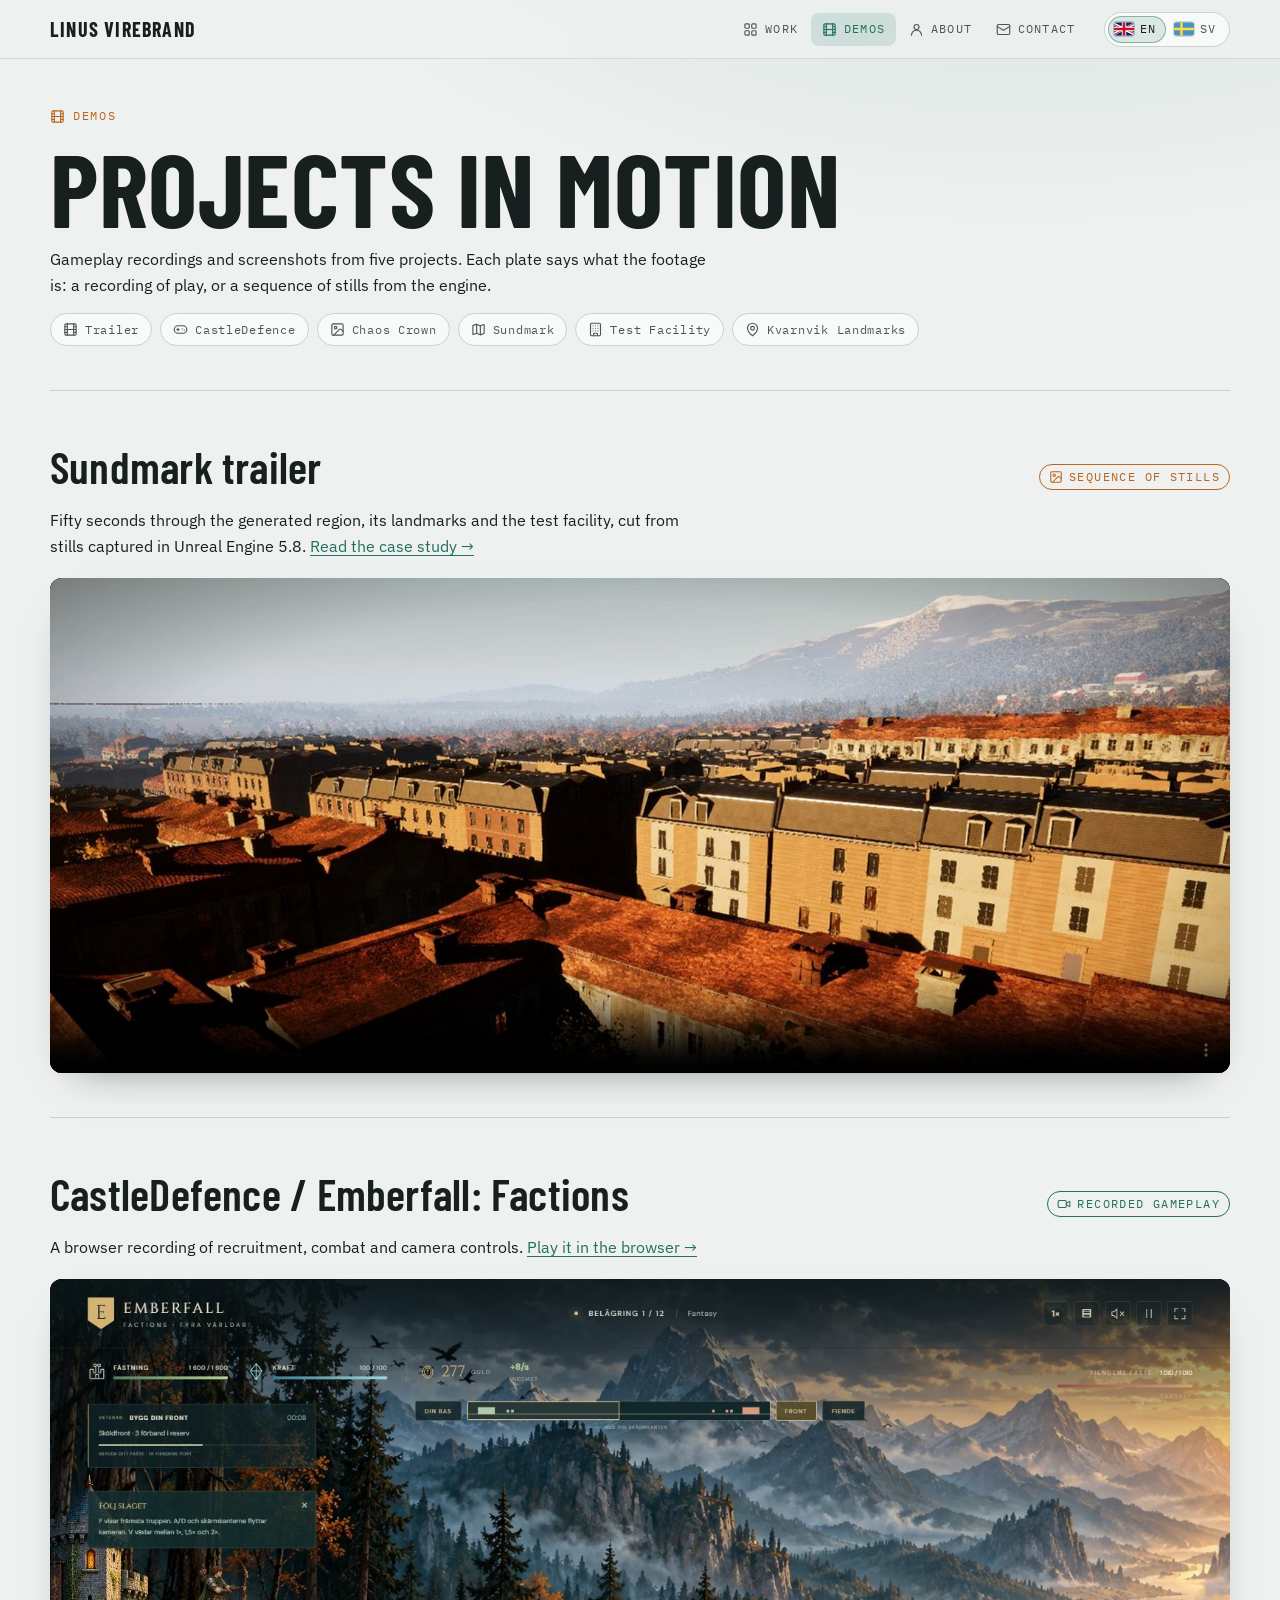
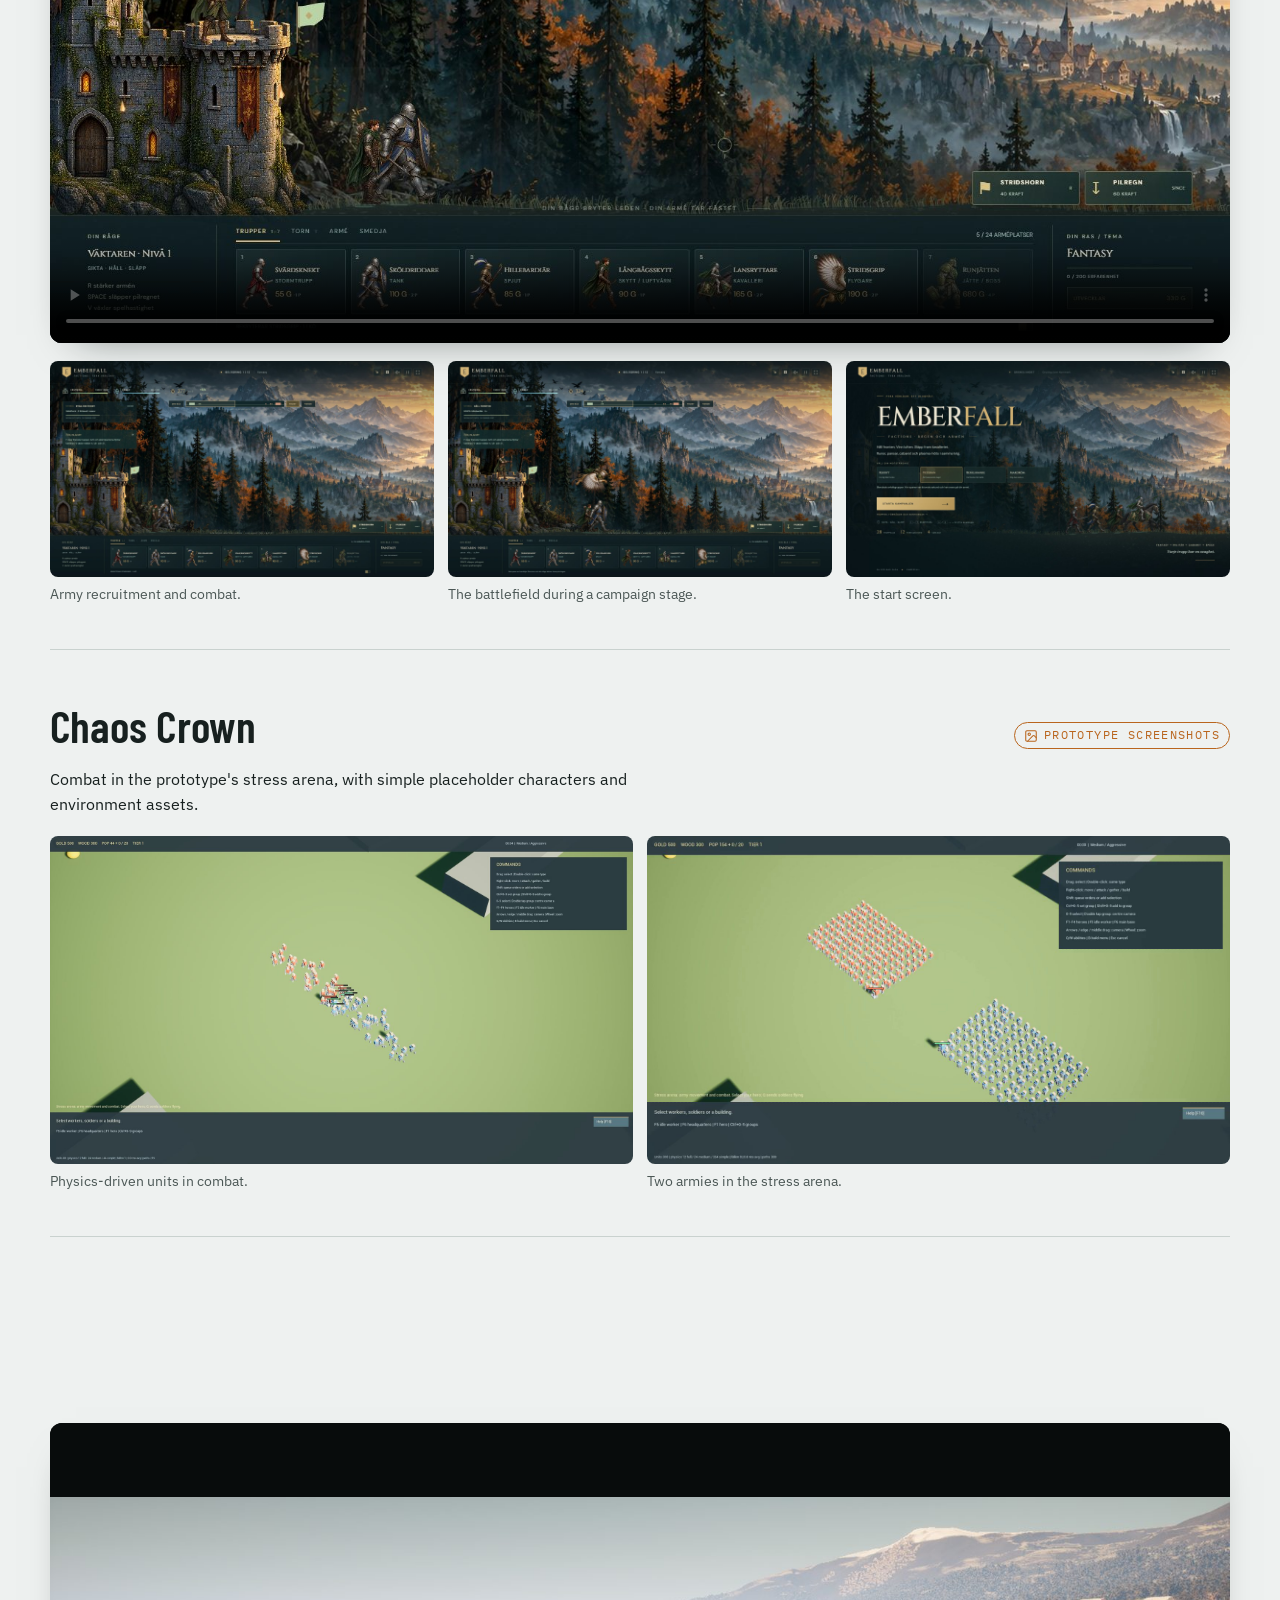
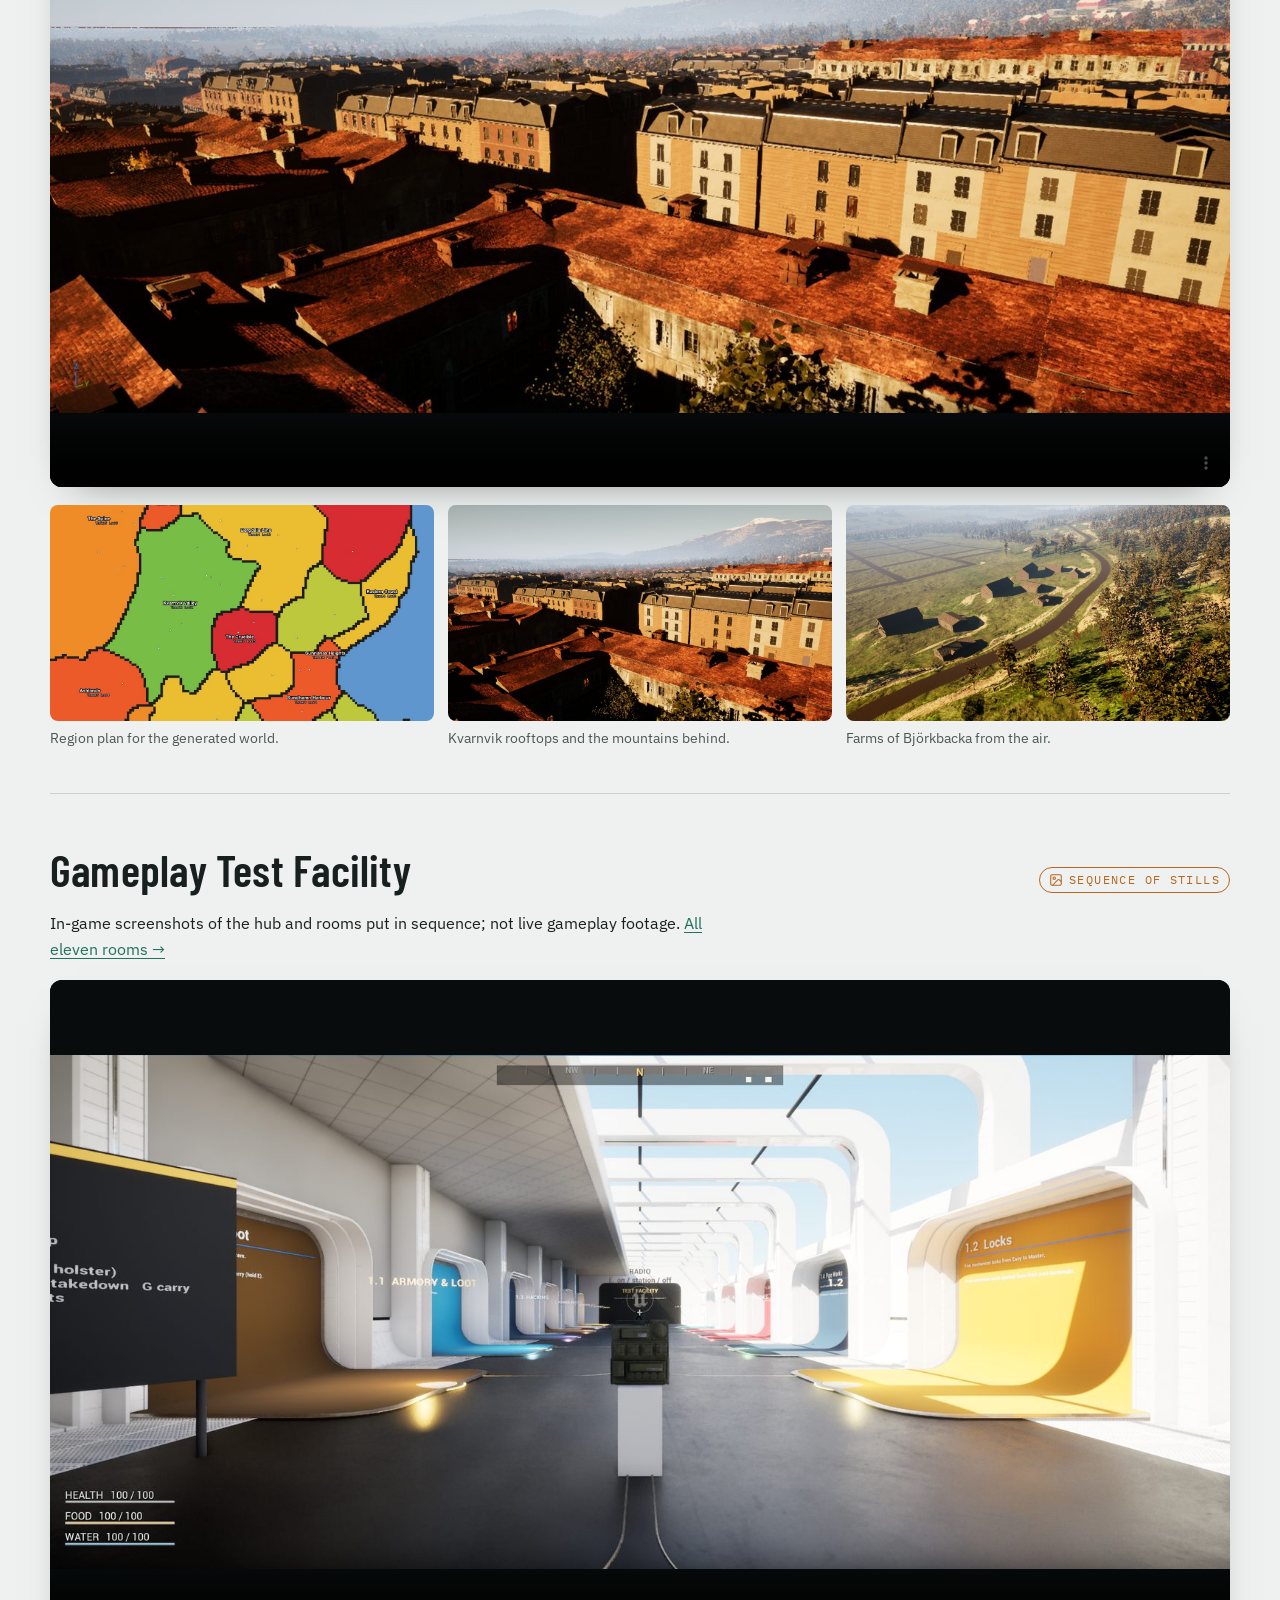
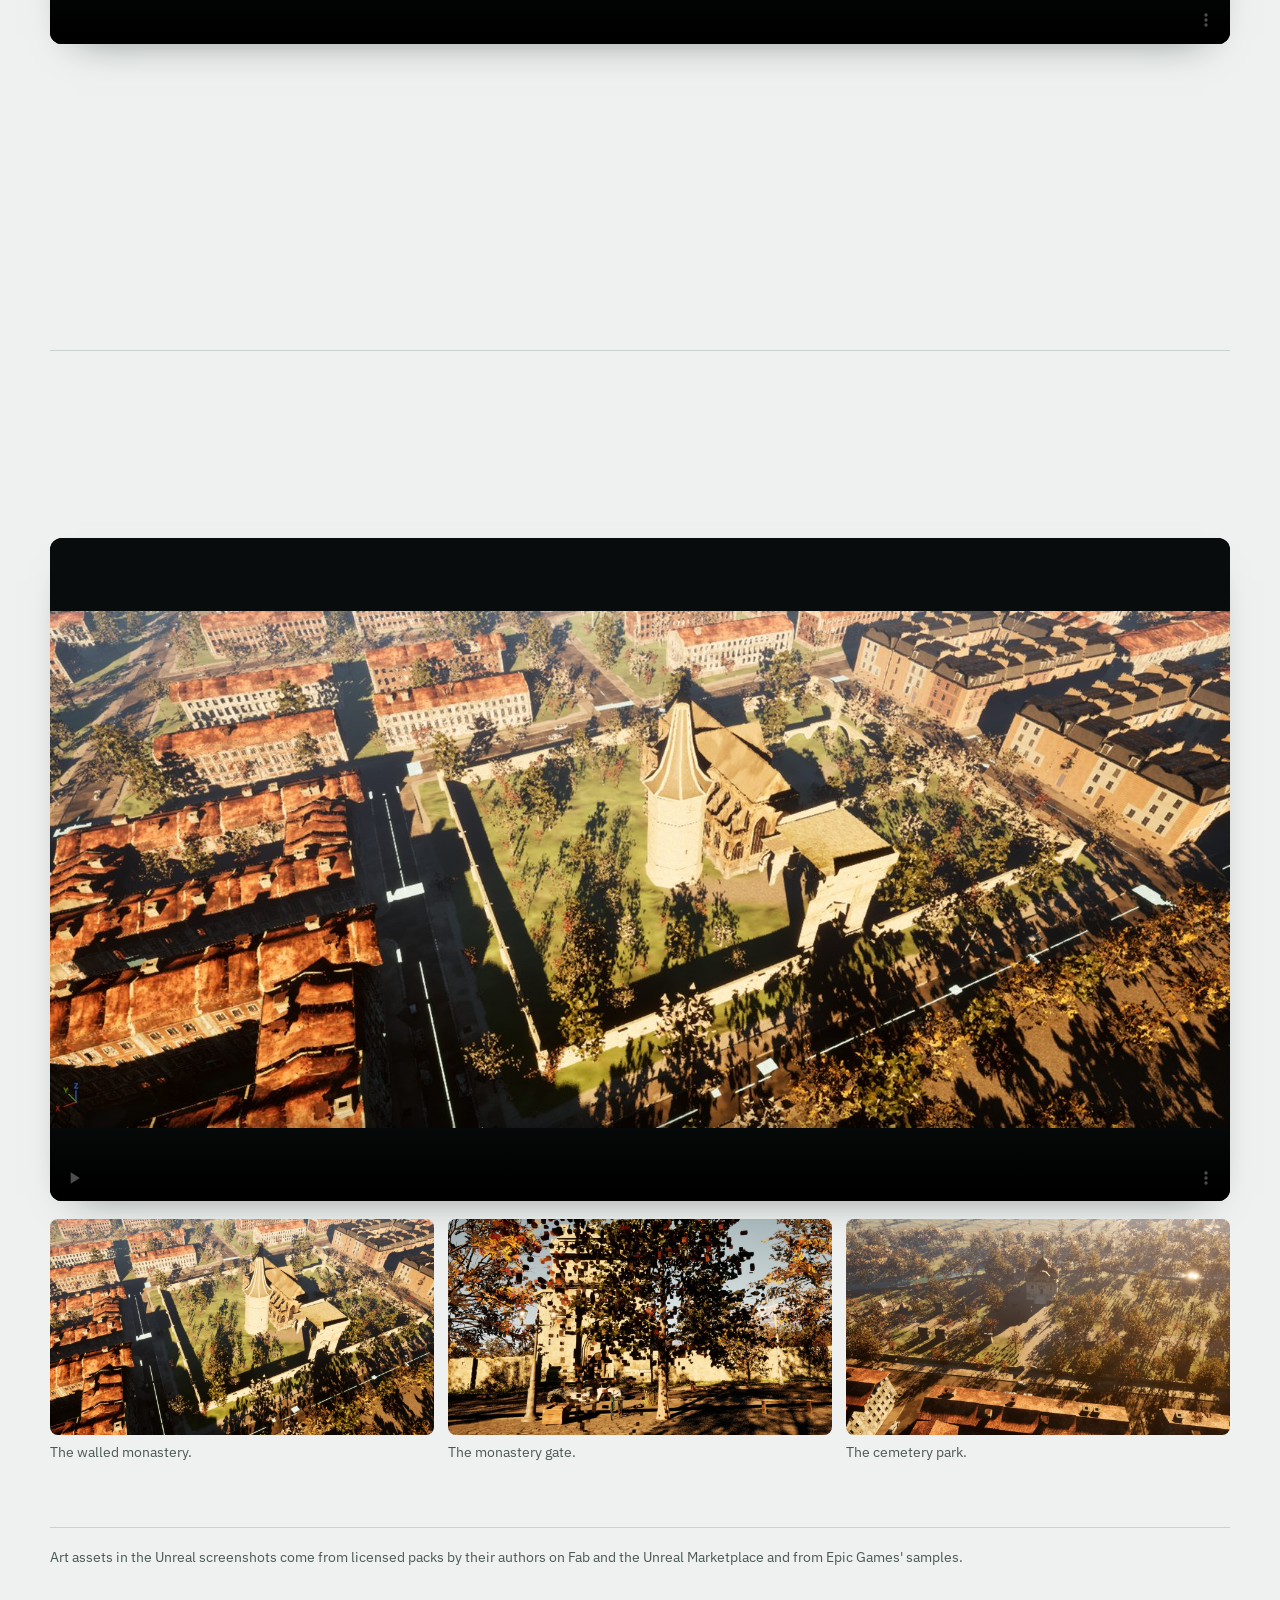
<file: media.html>
<!doctype html>
<html lang="en">
<head>
<meta charset="utf-8">
<meta name="viewport" content="width=device-width,initial-scale=1,viewport-fit=cover">
<title>Project Demos</title>
<link rel="icon" href="favicon.svg" type="image/svg+xml">
<meta name="claude:viewport-fit-sides" content="cover">
<meta name="description" content="Gameplay recordings and screenshots from Linus Virebrand's game projects.">
<link rel="alternate" hreflang="en" href="media.html">
<link rel="alternate" hreflang="sv" href="media.sv.html">
<link rel="stylesheet" href="https://fonts.googleapis.com/css2?family=Barlow+Condensed:wght@500;600;700&family=IBM+Plex+Sans:ital,wght@0,400;0,500;0,600;1,400&family=IBM+Plex+Mono:wght@400;500&display=swap">
<link rel="stylesheet" href="site.css">
<style>
/* Demos: one plate per project. A label says what the footage is: a recording of play, or a sequence of stills. */
:root { padding-top: env(safe-area-inset-top, 0px); padding-bottom: env(safe-area-inset-bottom, 0px); }
body { margin: 0; }
.intro { padding-block: 48px 8px; display: grid; gap: 14px; }
.intro h1 { font-size: clamp(3rem, 10vw, 6.5rem); font-weight: 700; text-transform: uppercase; line-height: .9; }
.jump { display: flex; flex-wrap: wrap; gap: 8px; }
.jump a { display: inline-flex; align-items: center; gap: 7px; padding: 6px 12px; border: 1px solid var(--rule); border-radius: 999px; background: var(--sheet);
  font-family: var(--mono); font-size: .76rem; letter-spacing: .06em; color: var(--ink-soft); text-decoration: none; transition: border-color .2s, color .2s; }
.jump a .ic { width: 15px; height: 15px; }
.jump a:hover { color: var(--accent); border-color: var(--accent); }
.demo { display: grid; gap: 18px; }
.demo header { display: flex; flex-wrap: wrap; align-items: baseline; justify-content: space-between; gap: 8px 20px; }
.kind { display: inline-flex; align-items: center; gap: 6px; border-radius: 999px; font-family: var(--mono); font-size: .72rem; text-transform: uppercase; letter-spacing: .12em; padding: 3px 9px; border: 1px solid currentColor; }
.kind.live { color: var(--accent); }
.kind.stills { color: var(--mark); }
.kind .ic { width: 14px; height: 14px; }
.player { background: #080c0c; aspect-ratio: 16 / 9; border-radius: var(--r); overflow: hidden; box-shadow: var(--shadow); }
.player.wide { aspect-ratio: 1600 / 672; }
.player video { display: block; width: 100%; height: 100%; object-fit: contain; background: #080c0c; }
.shots { display: grid; grid-template-columns: repeat(auto-fit, minmax(min(100%, 280px), 1fr)); gap: 14px; }
.shots img { aspect-ratio: 16 / 9; object-fit: cover; cursor: zoom-in; border-radius: var(--r-sm); }
.lb { position: fixed; inset: 0; background: rgba(8, 12, 12, .92); display: grid; place-items: center; z-index: 20;
  padding: max(16px, env(safe-area-inset-top, 0px)) max(16px, env(safe-area-inset-right, 0px)) max(16px, env(safe-area-inset-bottom, 0px)) max(16px, env(safe-area-inset-left, 0px)); }
.lb img { max-width: 100%; max-height: calc(100vh - 110px); width: auto; height: auto; aspect-ratio: auto; cursor: default; }
.lb p { color: #dfe7e4; font-size: .9rem; margin-top: 10px; text-align: center; }
.lb button { position: absolute; top: max(14px, env(safe-area-inset-top, 0px)); right: max(14px, env(safe-area-inset-right, 0px)); background: #1c2725; color: #eef3f1; border: 1px solid #3a4a47; font: 500 .9rem var(--body); padding: 8px 14px; border-radius: var(--r-sm); cursor: pointer; }
.lb figure { display: grid; justify-items: center; }
</style>
</head>
<body>
<div class="wrap">
  <header class="top">
    <a class="mark" href="./">Linus Virebrand</a>
    <nav aria-label="Site"><a href="./#work"><i data-icon="grid"></i><span>Work</span></a><a href="media.html" aria-current="page"><i data-icon="film"></i><span>Demos</span></a><a href="./#about"><i data-icon="user"></i><span>About</span></a><a href="./#contact"><i data-icon="mail"></i><span>Contact</span></a></nav>
    <span class="lang" role="group" aria-label="Language"><a href="media.html" hreflang="en" lang="en" aria-label="English" aria-current="true"><i data-icon="flag-gb"></i><span>EN</span></a><a href="media.sv.html" hreflang="sv" lang="sv" aria-label="Svenska" onclick="try{localStorage.setItem('portfolio-lang','sv')}catch(e){}"><i data-icon="flag-se"></i><span>SV</span></a></span>
  </header>

  <div class="intro">
    <p class="eyebrow"><i data-icon="film"></i>Demos</p>
    <h1>Projects in motion</h1>
    <p class="col">Gameplay recordings and screenshots from five projects. Each plate says what the footage is: a recording of play, or a sequence of stills from the engine.</p>
    <nav class="jump" aria-label="Projects on this page"><a href="#trailer"><i data-icon="film"></i>Trailer</a><a href="#castledefence"><i data-icon="gamepad"></i>CastleDefence</a><a href="#chaos-crown"><i data-icon="image"></i>Chaos Crown</a><a href="#sundmark"><i data-icon="map"></i>Sundmark</a><a href="#facility"><i data-icon="building"></i>Test Facility</a><a href="#landmarks"><i data-icon="pin"></i>Kvarnvik Landmarks</a></nav>
  </div>

  <section class="demo" id="trailer" aria-labelledby="tr-h">
    <header><h2 id="tr-h">Sundmark trailer</h2><span class="kind stills"><i data-icon="image"></i>Sequence of stills</span></header>
    <p class="col">Fifty seconds through the generated region, its landmarks and the test facility, cut from stills captured in Unreal Engine 5.8. <a href="sundmark.html">Read the case study →</a></p>
    <div class="player wide"><video controls playsinline preload="metadata" poster="img/trailer-poster.jpg"><source src="media/trailer-en.mp4" type="video/mp4"></video></div>
  </section>

  <section class="demo" id="castledefence" aria-labelledby="cd-h">
    <header><h2 id="cd-h">CastleDefence / Emberfall: Factions</h2><span class="kind live"><i data-icon="video"></i>Recorded gameplay</span></header>
    <p class="col">A browser recording of recruitment, combat and camera controls. <a href="https://crutz69.github.io/ProjektCastleDefence/" target="_blank" rel="noopener">Play it in the browser →</a></p>
    <div class="player"><video controls playsinline preload="metadata" poster="img/castledefence-gameplay.jpg"><source src="media/castledefence-gameplay.mp4" type="video/mp4"></video></div>
    <div class="shots">
      <figure><img src="img/castledefence-gameplay.jpg" alt="Army recruitment and combat in the browser game" loading="lazy"><figcaption>Army recruitment and combat.</figcaption></figure>
      <figure><img src="img/castledefence-battle.jpg" alt="The battlefield during a campaign stage" loading="lazy"><figcaption>The battlefield during a campaign stage.</figcaption></figure>
      <figure><img src="img/castledefence-menu.jpg" alt="The game start screen" loading="lazy"><figcaption>The start screen.</figcaption></figure>
    </div>
  </section>

  <section class="demo" id="chaos-crown" aria-labelledby="cc-h">
    <header><h2 id="cc-h">Chaos Crown</h2><span class="kind stills"><i data-icon="image"></i>Prototype screenshots</span></header>
    <p class="col">Combat in the prototype's stress arena, with simple placeholder characters and environment assets.</p>
    <div class="shots">
      <figure><img src="img/chaos-crown-gameplay.jpg" alt="Physics-driven RTS units during combat" loading="lazy"><figcaption>Physics-driven units in combat.</figcaption></figure>
      <figure><img src="img/chaos-crown-formation.jpg" alt="Two opposing armies in the stress arena" loading="lazy"><figcaption>Two armies in the stress arena.</figcaption></figure>
    </div>
  </section>

  <section class="demo" id="sundmark" aria-labelledby="sm-h">
    <header><h2 id="sm-h">Sundmark World Builder</h2><span class="kind stills"><i data-icon="image"></i>Sequence of stills</span></header>
    <p class="col">Screenshots from the editor put in sequence; not live gameplay footage. <a href="sundmark.html">Read the case study →</a></p>
    <div class="player"><video controls playsinline preload="metadata" poster="img/map_v3_kv_low.jpg"><source src="media/sundmark-walkthrough.mp4" type="video/mp4"></video></div>
    <div class="shots">
      <figure><img src="img/plan_region_map.jpg" alt="Region plan for the generated world" loading="lazy"><figcaption>Region plan for the generated world.</figcaption></figure>
      <figure><img src="img/map_v3_kv_low.jpg" alt="Kvarnvik rooftops and surrounding terrain" loading="lazy"><figcaption>Kvarnvik rooftops and the mountains behind.</figcaption></figure>
      <figure><img src="img/map_v2_bjork_air.jpg" alt="Aerial view of farms beside a river" loading="lazy"><figcaption>Farms of Björkbacka from the air.</figcaption></figure>
    </div>
  </section>

  <section class="demo" id="facility" aria-labelledby="tf-h">
    <header><h2 id="tf-h">Gameplay Test Facility</h2><span class="kind stills"><i data-icon="image"></i>Sequence of stills</span></header>
    <p class="col">In-game screenshots of the hub and rooms put in sequence; not live gameplay footage. <a href="sundmark.html#facility">All eleven rooms →</a></p>
    <div class="player"><video controls playsinline preload="metadata" poster="img/fac_hub.jpg"><source src="media/facility-walkthrough.mp4" type="video/mp4"></video></div>
    <div class="shots">
      <figure><img src="img/fac_hub.jpg" alt="The central test facility hub" loading="lazy"><figcaption>The hub hall.</figcaption></figure>
      <figure><img src="img/fac_range.jpg" alt="The shooting range room" loading="lazy"><figcaption>1.7 Shooting range.</figcaption></figure>
      <figure><img src="img/fac_workshop.jpg" alt="The workshop room with a settler" loading="lazy"><figcaption>1.10 Workshop.</figcaption></figure>
    </div>
  </section>

  <section class="demo" id="landmarks" aria-labelledby="lm-h">
    <header><h2 id="lm-h">Kvarnvik Landmarks</h2><span class="kind stills"><i data-icon="image"></i>Sequence of stills</span></header>
    <p class="col">Editor screenshots of the monastery and the cemetery park put in sequence; not live gameplay footage.</p>
    <div class="player"><video controls playsinline preload="metadata" poster="img/map_m_aerial.jpg"><source src="media/landmarks-walkthrough.mp4" type="video/mp4"></video></div>
    <div class="shots">
      <figure><img src="img/map_m_aerial.jpg" alt="Aerial view of the monastery" loading="lazy"><figcaption>The walled monastery.</figcaption></figure>
      <figure><img src="img/map_m_gate.jpg" alt="The monastery entrance" loading="lazy"><figcaption>The monastery gate.</figcaption></figure>
      <figure><img src="img/map_c_aerial.jpg" alt="Aerial view of the cemetery park" loading="lazy"><figcaption>The cemetery park.</figcaption></figure>
    </div>
  </section>

  <footer><p>Art assets in the Unreal screenshots come from licensed packs by their authors on Fab and the Unreal Marketplace and from Epic Games' samples.</p></footer>
</div>
<script src="ui.js"></script>
<script src="fx.js"></script>
<script>
document.addEventListener("click", (e) => {
  const img = e.target.closest(".shots img"); if (!img) return;
  const cap = img.parentElement.querySelector("figcaption");
  const lb = document.createElement("div"); lb.className = "lb"; lb.setAttribute("role", "dialog"); lb.setAttribute("aria-label", img.alt);
  lb.innerHTML = '<button type="button">Close</button><figure><img alt=""><p></p></figure>';
  lb.querySelector("img").src = img.src; lb.querySelector("img").alt = img.alt; lb.querySelector("p").textContent = cap ? cap.textContent : "";
  const close = () => { lb.remove(); document.removeEventListener("keydown", key); };
  const key = (k) => { if (k.key === "Escape") close(); };
  lb.addEventListener("click", (k) => { if (k.target === lb || k.target.tagName === "BUTTON") close(); });
  document.addEventListener("keydown", key); document.body.appendChild(lb); lb.querySelector("button").focus();
});
if (window.PortfolioFX) PortfolioFX.reveal(document, ".intro > *, .demo > *");
</script>
</body>
</html>
</file>
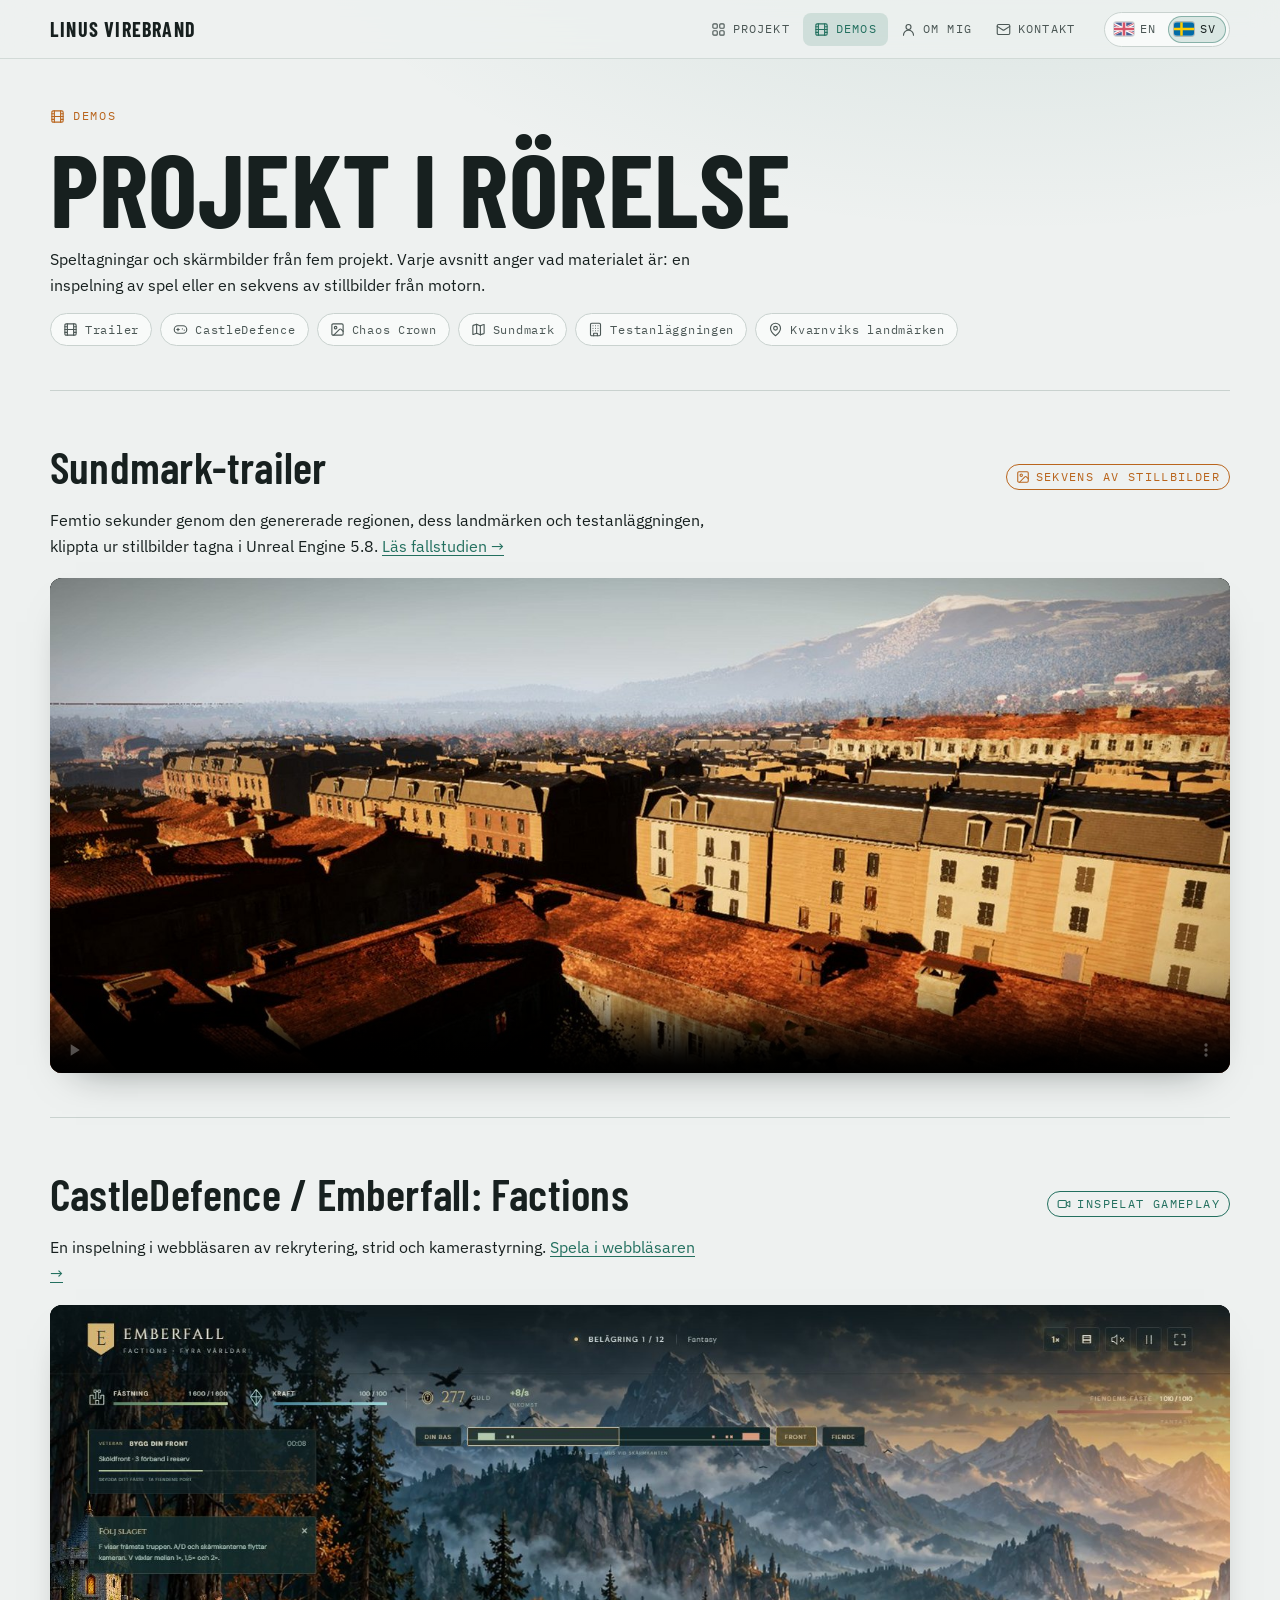
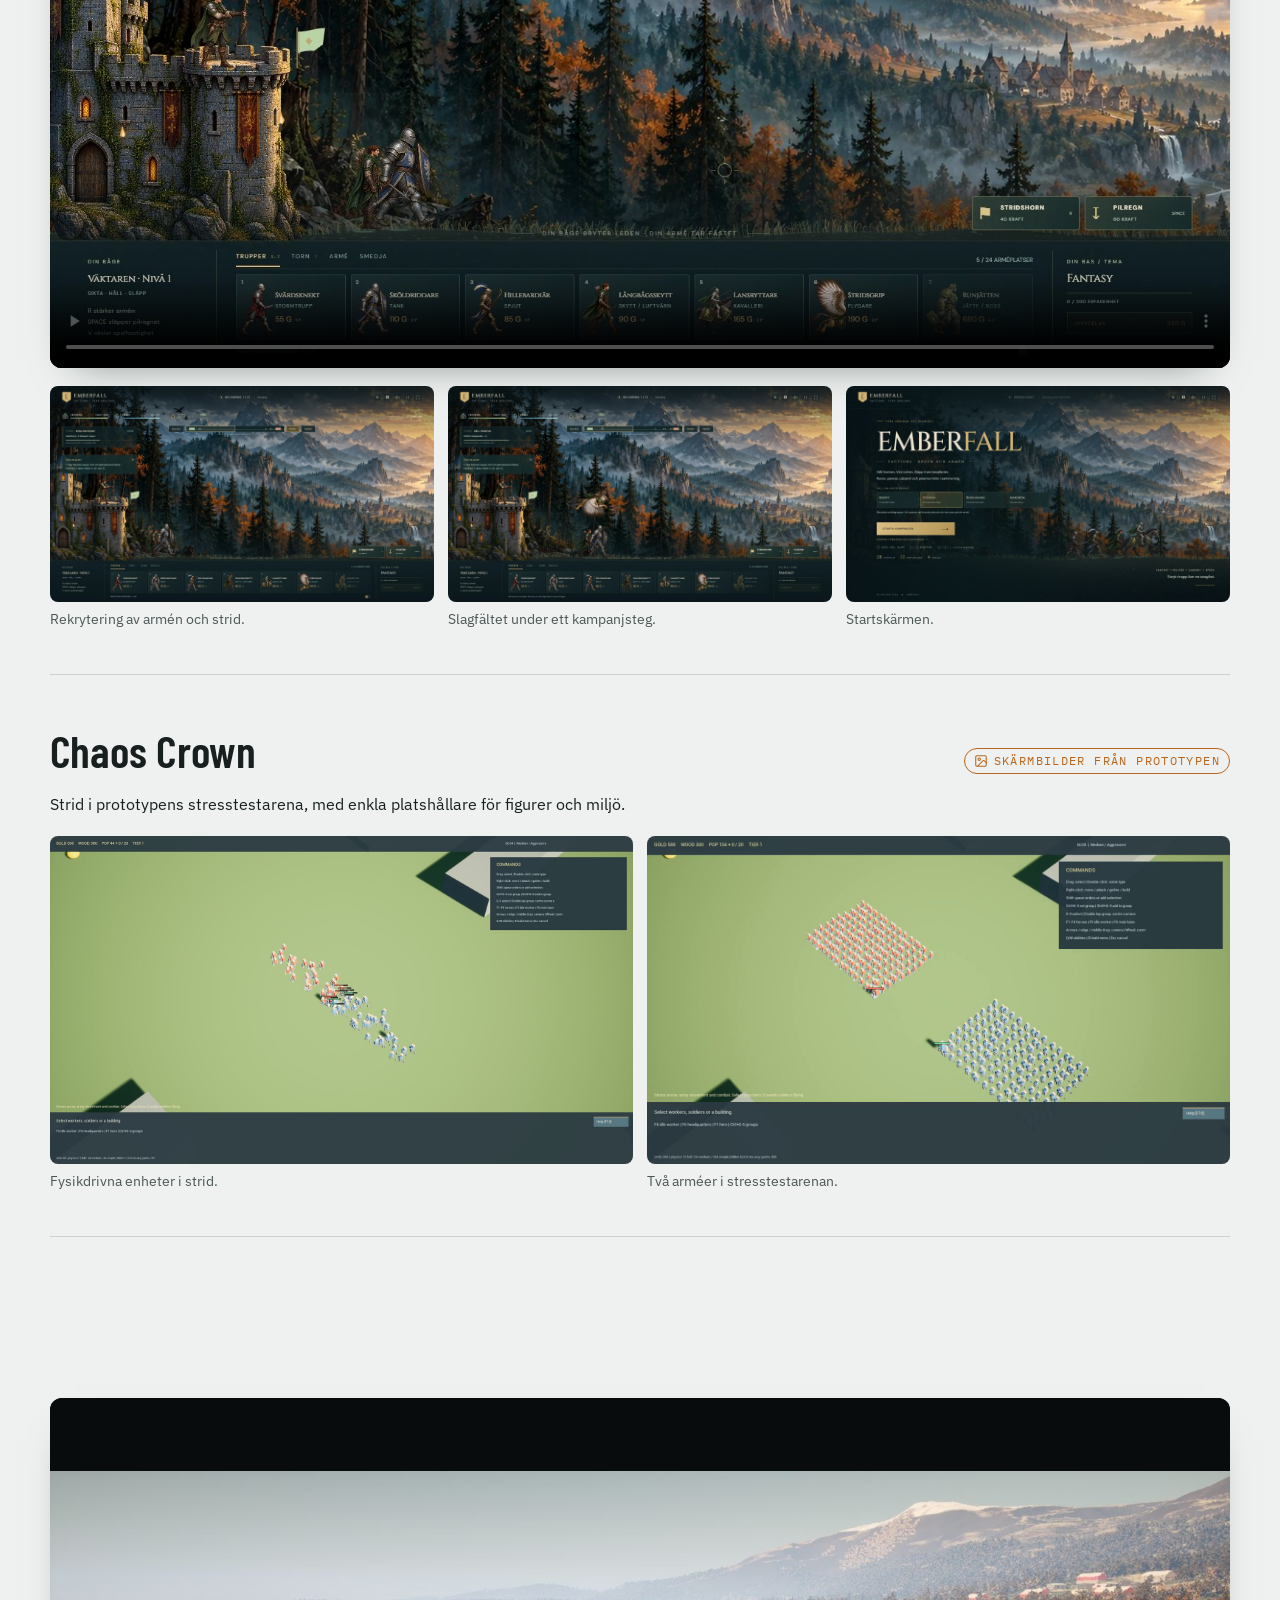
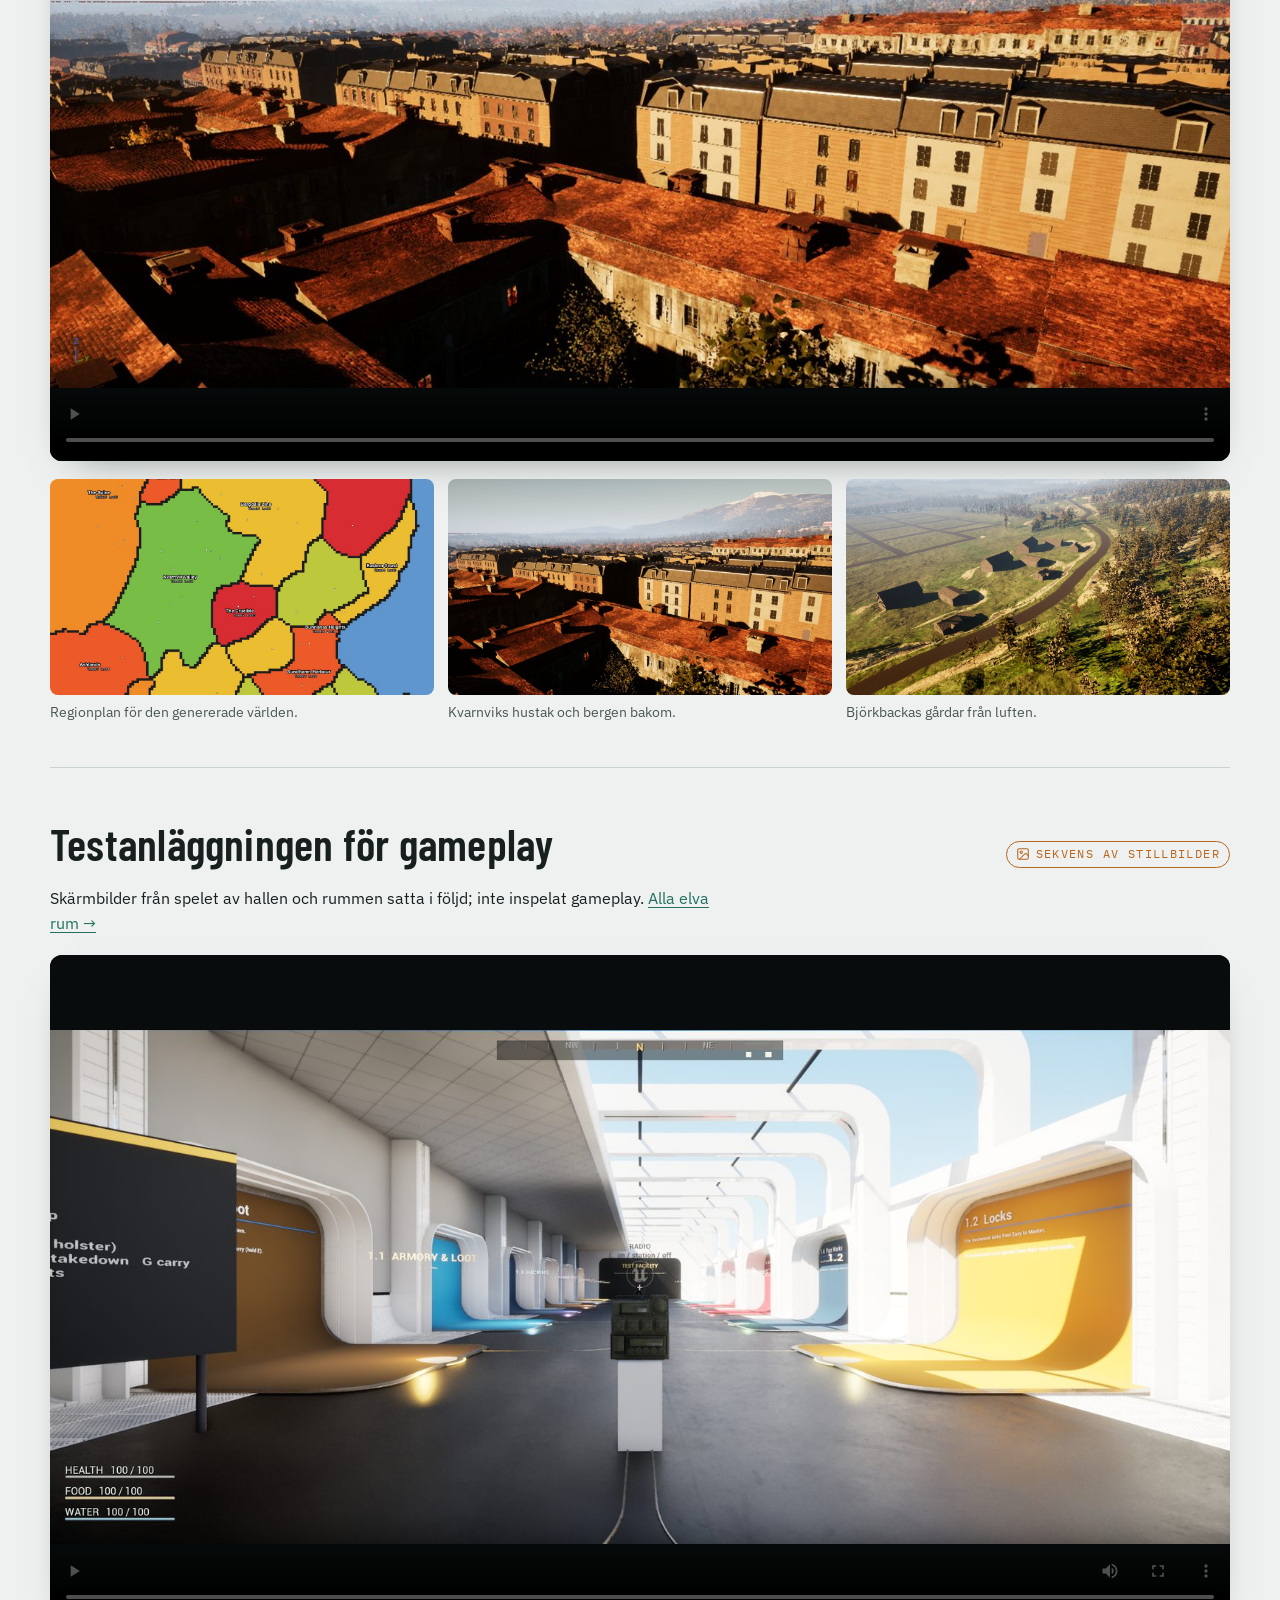
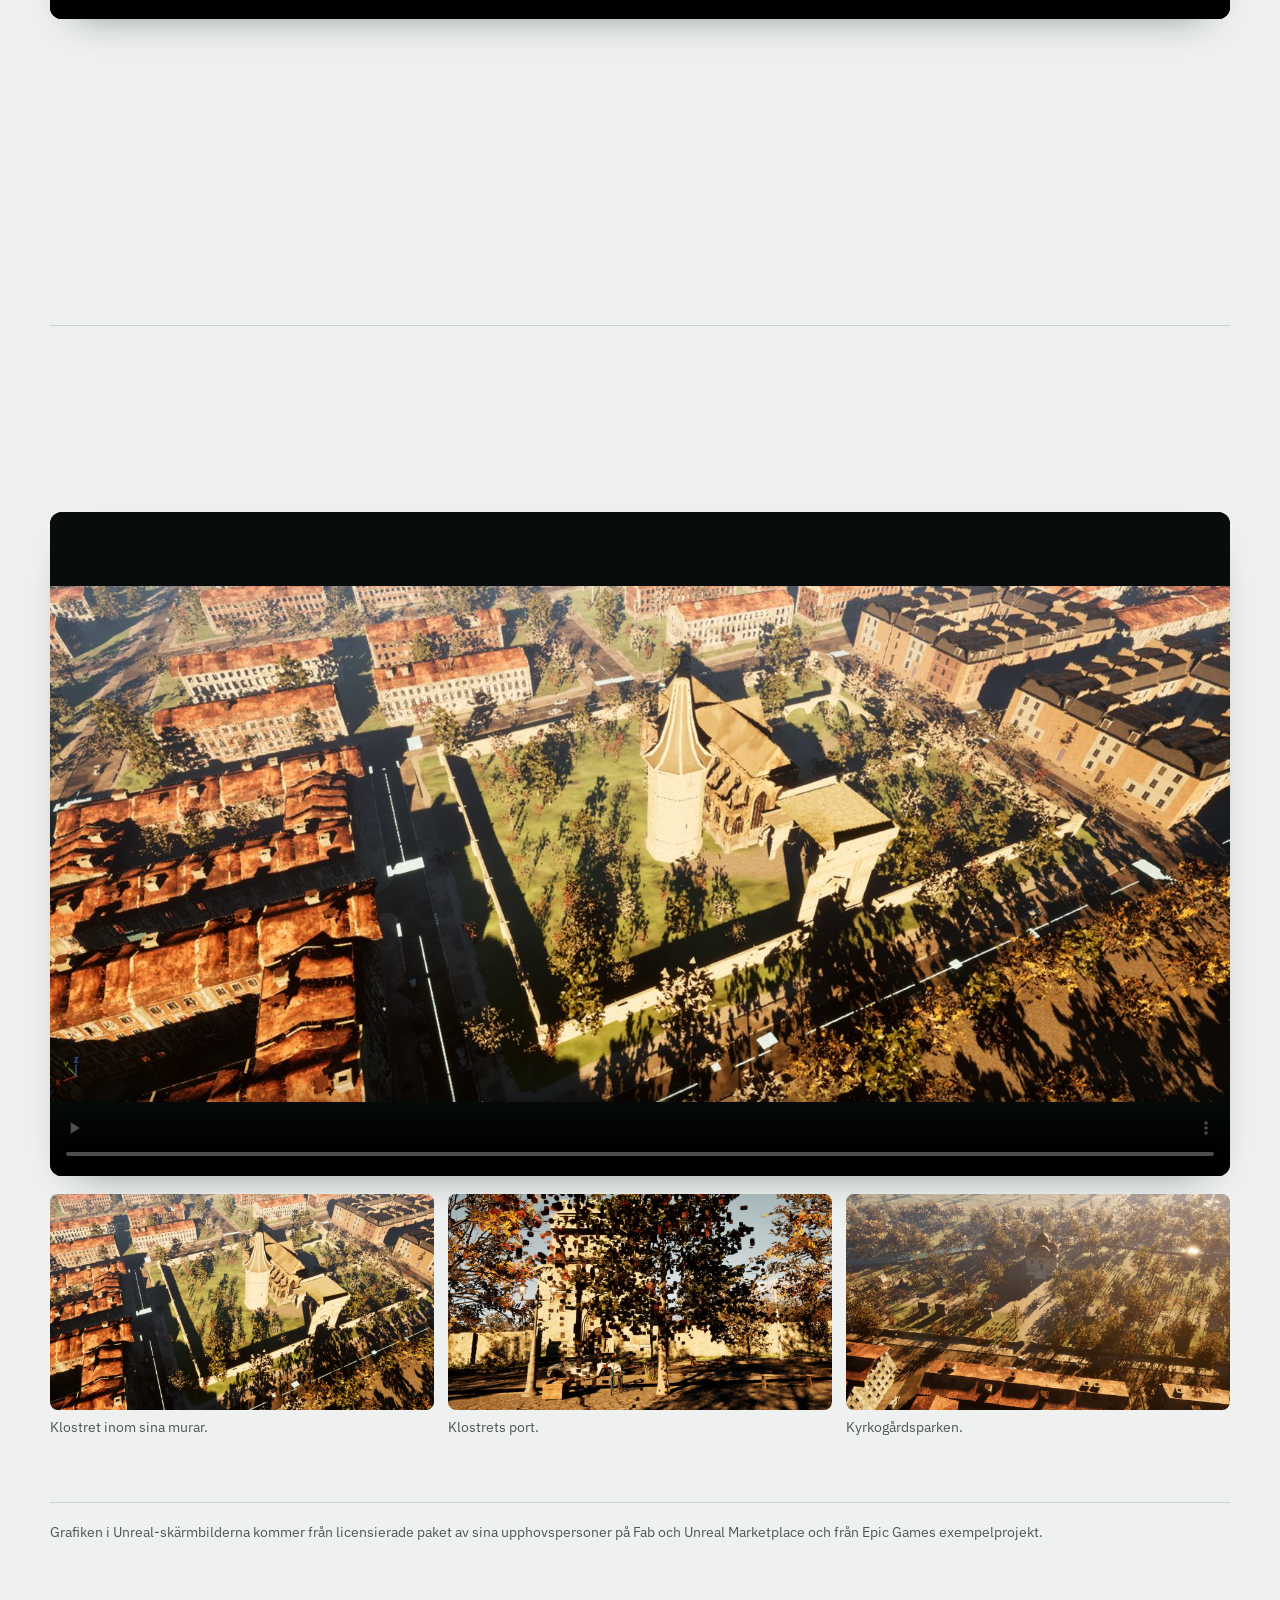
<file: media.sv.html>
<!doctype html>
<html lang="sv">
<head>
<meta charset="utf-8">
<meta name="viewport" content="width=device-width,initial-scale=1,viewport-fit=cover">
<title>Projektdemos</title>
<link rel="icon" href="favicon.svg" type="image/svg+xml">
<meta name="claude:viewport-fit-sides" content="cover">
<meta name="description" content="Speltagningar och skärmbilder från Linus Virebrands spelprojekt.">
<link rel="alternate" hreflang="en" href="media.html">
<link rel="alternate" hreflang="sv" href="media.sv.html">
<link rel="stylesheet" href="https://fonts.googleapis.com/css2?family=Barlow+Condensed:wght@500;600;700&family=IBM+Plex+Sans:ital,wght@0,400;0,500;0,600;1,400&family=IBM+Plex+Mono:wght@400;500&display=swap">
<link rel="stylesheet" href="site.css">
<style>
/* Demos: one plate per project. A label says what the footage is: a recording of play, or a sequence of stills. */
:root { padding-top: env(safe-area-inset-top, 0px); padding-bottom: env(safe-area-inset-bottom, 0px); }
body { margin: 0; }
.intro { padding-block: 48px 8px; display: grid; gap: 14px; }
.intro h1 { font-size: clamp(3rem, 10vw, 6.5rem); font-weight: 700; text-transform: uppercase; line-height: .9; }
.jump { display: flex; flex-wrap: wrap; gap: 8px; }
.jump a { display: inline-flex; align-items: center; gap: 7px; padding: 6px 12px; border: 1px solid var(--rule); border-radius: 999px; background: var(--sheet);
  font-family: var(--mono); font-size: .76rem; letter-spacing: .06em; color: var(--ink-soft); text-decoration: none; transition: border-color .2s, color .2s; }
.jump a .ic { width: 15px; height: 15px; }
.jump a:hover { color: var(--accent); border-color: var(--accent); }
.demo { display: grid; gap: 18px; }
.demo header { display: flex; flex-wrap: wrap; align-items: baseline; justify-content: space-between; gap: 8px 20px; }
.kind { display: inline-flex; align-items: center; gap: 6px; border-radius: 999px; font-family: var(--mono); font-size: .72rem; text-transform: uppercase; letter-spacing: .12em; padding: 3px 9px; border: 1px solid currentColor; }
.kind.live { color: var(--accent); }
.kind.stills { color: var(--mark); }
.kind .ic { width: 14px; height: 14px; }
.player { background: #080c0c; aspect-ratio: 16 / 9; border-radius: var(--r); overflow: hidden; box-shadow: var(--shadow); }
.player.wide { aspect-ratio: 1600 / 672; }
.player video { display: block; width: 100%; height: 100%; object-fit: contain; background: #080c0c; }
.shots { display: grid; grid-template-columns: repeat(auto-fit, minmax(min(100%, 280px), 1fr)); gap: 14px; }
.shots img { aspect-ratio: 16 / 9; object-fit: cover; cursor: zoom-in; border-radius: var(--r-sm); }
.lb { position: fixed; inset: 0; background: rgba(8, 12, 12, .92); display: grid; place-items: center; z-index: 20;
  padding: max(16px, env(safe-area-inset-top, 0px)) max(16px, env(safe-area-inset-right, 0px)) max(16px, env(safe-area-inset-bottom, 0px)) max(16px, env(safe-area-inset-left, 0px)); }
.lb img { max-width: 100%; max-height: calc(100vh - 110px); width: auto; height: auto; aspect-ratio: auto; cursor: default; }
.lb p { color: #dfe7e4; font-size: .9rem; margin-top: 10px; text-align: center; }
.lb button { position: absolute; top: max(14px, env(safe-area-inset-top, 0px)); right: max(14px, env(safe-area-inset-right, 0px)); background: #1c2725; color: #eef3f1; border: 1px solid #3a4a47; font: 500 .9rem var(--body); padding: 8px 14px; border-radius: var(--r-sm); cursor: pointer; }
.lb figure { display: grid; justify-items: center; }
</style>
</head>
<body>
<div class="wrap">
  <header class="top">
    <a class="mark" href="./?lang=sv">Linus Virebrand</a>
    <nav aria-label="Webbplats"><a href="./?lang=sv#work"><i data-icon="grid"></i><span>Projekt</span></a><a href="media.sv.html" aria-current="page"><i data-icon="film"></i><span>Demos</span></a><a href="./?lang=sv#about"><i data-icon="user"></i><span>Om mig</span></a><a href="./?lang=sv#contact"><i data-icon="mail"></i><span>Kontakt</span></a></nav>
    <span class="lang" role="group" aria-label="Språk"><a href="media.html" hreflang="en" lang="en" aria-label="English" onclick="try{localStorage.setItem('portfolio-lang','en')}catch(e){}"><i data-icon="flag-gb"></i><span>EN</span></a><a href="media.sv.html" hreflang="sv" lang="sv" aria-label="Svenska" aria-current="true"><i data-icon="flag-se"></i><span>SV</span></a></span>
  </header>

  <div class="intro">
    <p class="eyebrow"><i data-icon="film"></i>Demos</p>
    <h1>Projekt i rörelse</h1>
    <p class="col">Speltagningar och skärmbilder från fem projekt. Varje avsnitt anger vad materialet är: en inspelning av spel eller en sekvens av stillbilder från motorn.</p>
    <nav class="jump" aria-label="Projekt på den här sidan"><a href="#trailer"><i data-icon="film"></i>Trailer</a><a href="#castledefence"><i data-icon="gamepad"></i>CastleDefence</a><a href="#chaos-crown"><i data-icon="image"></i>Chaos Crown</a><a href="#sundmark"><i data-icon="map"></i>Sundmark</a><a href="#facility"><i data-icon="building"></i>Testanläggningen</a><a href="#landmarks"><i data-icon="pin"></i>Kvarnviks landmärken</a></nav>
  </div>

  <section class="demo" id="trailer" aria-labelledby="tr-h">
    <header><h2 id="tr-h">Sundmark-trailer</h2><span class="kind stills"><i data-icon="image"></i>Sekvens av stillbilder</span></header>
    <p class="col">Femtio sekunder genom den genererade regionen, dess landmärken och testanläggningen, klippta ur stillbilder tagna i Unreal Engine 5.8. <a href="sundmark.sv.html">Läs fallstudien →</a></p>
    <div class="player wide"><video controls playsinline preload="metadata" poster="img/trailer-poster.jpg"><source src="media/trailer-sv.mp4" type="video/mp4"></video></div>
  </section>

  <section class="demo" id="castledefence" aria-labelledby="cd-h">
    <header><h2 id="cd-h">CastleDefence / Emberfall: Factions</h2><span class="kind live"><i data-icon="video"></i>Inspelat gameplay</span></header>
    <p class="col">En inspelning i webbläsaren av rekrytering, strid och kamerastyrning. <a href="https://crutz69.github.io/ProjektCastleDefence/" target="_blank" rel="noopener">Spela i webbläsaren →</a></p>
    <div class="player"><video controls playsinline preload="metadata" poster="img/castledefence-gameplay.jpg"><source src="media/castledefence-gameplay.mp4" type="video/mp4"></video></div>
    <div class="shots">
      <figure><img src="img/castledefence-gameplay.jpg" alt="Rekrytering av armén och strid i webbläsarspelet" loading="lazy"><figcaption>Rekrytering av armén och strid.</figcaption></figure>
      <figure><img src="img/castledefence-battle.jpg" alt="Slagfältet under ett kampanjsteg" loading="lazy"><figcaption>Slagfältet under ett kampanjsteg.</figcaption></figure>
      <figure><img src="img/castledefence-menu.jpg" alt="Spelets startskärm" loading="lazy"><figcaption>Startskärmen.</figcaption></figure>
    </div>
  </section>

  <section class="demo" id="chaos-crown" aria-labelledby="cc-h">
    <header><h2 id="cc-h">Chaos Crown</h2><span class="kind stills"><i data-icon="image"></i>Skärmbilder från prototypen</span></header>
    <p class="col">Strid i prototypens stresstestarena, med enkla platshållare för figurer och miljö.</p>
    <div class="shots">
      <figure><img src="img/chaos-crown-gameplay.jpg" alt="Fysikdrivna RTS-enheter i strid" loading="lazy"><figcaption>Fysikdrivna enheter i strid.</figcaption></figure>
      <figure><img src="img/chaos-crown-formation.jpg" alt="Två motstående arméer i stresstestarenan" loading="lazy"><figcaption>Två arméer i stresstestarenan.</figcaption></figure>
    </div>
  </section>

  <section class="demo" id="sundmark" aria-labelledby="sm-h">
    <header><h2 id="sm-h">Sundmark World Builder</h2><span class="kind stills"><i data-icon="image"></i>Sekvens av stillbilder</span></header>
    <p class="col">Skärmbilder från editorn satta i följd; inte inspelat gameplay. <a href="sundmark.sv.html">Läs fallstudien →</a></p>
    <div class="player"><video controls playsinline preload="metadata" poster="img/map_v3_kv_low.jpg"><source src="media/sundmark-walkthrough.mp4" type="video/mp4"></video></div>
    <div class="shots">
      <figure><img src="img/plan_region_map.jpg" alt="Regionplan för den genererade världen" loading="lazy"><figcaption>Regionplan för den genererade världen.</figcaption></figure>
      <figure><img src="img/map_v3_kv_low.jpg" alt="Kvarnviks hustak och terrängen runt omkring" loading="lazy"><figcaption>Kvarnviks hustak och bergen bakom.</figcaption></figure>
      <figure><img src="img/map_v2_bjork_air.jpg" alt="Flygbild över gårdar vid en flod" loading="lazy"><figcaption>Björkbackas gårdar från luften.</figcaption></figure>
    </div>
  </section>

  <section class="demo" id="facility" aria-labelledby="tf-h">
    <header><h2 id="tf-h">Testanläggningen för gameplay</h2><span class="kind stills"><i data-icon="image"></i>Sekvens av stillbilder</span></header>
    <p class="col">Skärmbilder från spelet av hallen och rummen satta i följd; inte inspelat gameplay. <a href="sundmark.sv.html#facility">Alla elva rum →</a></p>
    <div class="player"><video controls playsinline preload="metadata" poster="img/fac_hub.jpg"><source src="media/facility-walkthrough.mp4" type="video/mp4"></video></div>
    <div class="shots">
      <figure><img src="img/fac_hub.jpg" alt="Testanläggningens centrala hall" loading="lazy"><figcaption>Den centrala hallen.</figcaption></figure>
      <figure><img src="img/fac_range.jpg" alt="Skjutbanan" loading="lazy"><figcaption>1.7 Skjutbanan.</figcaption></figure>
      <figure><img src="img/fac_workshop.jpg" alt="Verkstadsrummet med en nybyggare" loading="lazy"><figcaption>1.10 Verkstaden.</figcaption></figure>
    </div>
  </section>

  <section class="demo" id="landmarks" aria-labelledby="lm-h">
    <header><h2 id="lm-h">Kvarnviks landmärken</h2><span class="kind stills"><i data-icon="image"></i>Sekvens av stillbilder</span></header>
    <p class="col">Skärmbilder från editorn av klostret och kyrkogårdsparken satta i följd; inte inspelat gameplay.</p>
    <div class="player"><video controls playsinline preload="metadata" poster="img/map_m_aerial.jpg"><source src="media/landmarks-walkthrough.mp4" type="video/mp4"></video></div>
    <div class="shots">
      <figure><img src="img/map_m_aerial.jpg" alt="Flygbild över klostret" loading="lazy"><figcaption>Klostret inom sina murar.</figcaption></figure>
      <figure><img src="img/map_m_gate.jpg" alt="Klostrets entré" loading="lazy"><figcaption>Klostrets port.</figcaption></figure>
      <figure><img src="img/map_c_aerial.jpg" alt="Flygbild över kyrkogårdsparken" loading="lazy"><figcaption>Kyrkogårdsparken.</figcaption></figure>
    </div>
  </section>

  <footer><p>Grafiken i Unreal-skärmbilderna kommer från licensierade paket av sina upphovspersoner på Fab och Unreal Marketplace och från Epic Games exempelprojekt.</p></footer>
</div>
<script src="ui.js"></script>
<script src="fx.js"></script>
<script>
document.addEventListener("click", (e) => {
  const img = e.target.closest(".shots img"); if (!img) return;
  const cap = img.parentElement.querySelector("figcaption");
  const lb = document.createElement("div"); lb.className = "lb"; lb.setAttribute("role", "dialog"); lb.setAttribute("aria-label", img.alt);
  lb.innerHTML = '<button type="button">Stäng</button><figure><img alt=""><p></p></figure>';
  lb.querySelector("img").src = img.src; lb.querySelector("img").alt = img.alt; lb.querySelector("p").textContent = cap ? cap.textContent : "";
  const close = () => { lb.remove(); document.removeEventListener("keydown", key); };
  const key = (k) => { if (k.key === "Escape") close(); };
  lb.addEventListener("click", (k) => { if (k.target === lb || k.target.tagName === "BUTTON") close(); });
  document.addEventListener("keydown", key); document.body.appendChild(lb); lb.querySelector("button").focus();
});
if (window.PortfolioFX) PortfolioFX.reveal(document, ".intro > *, .demo > *");
</script>
</body>
</html>
</file>
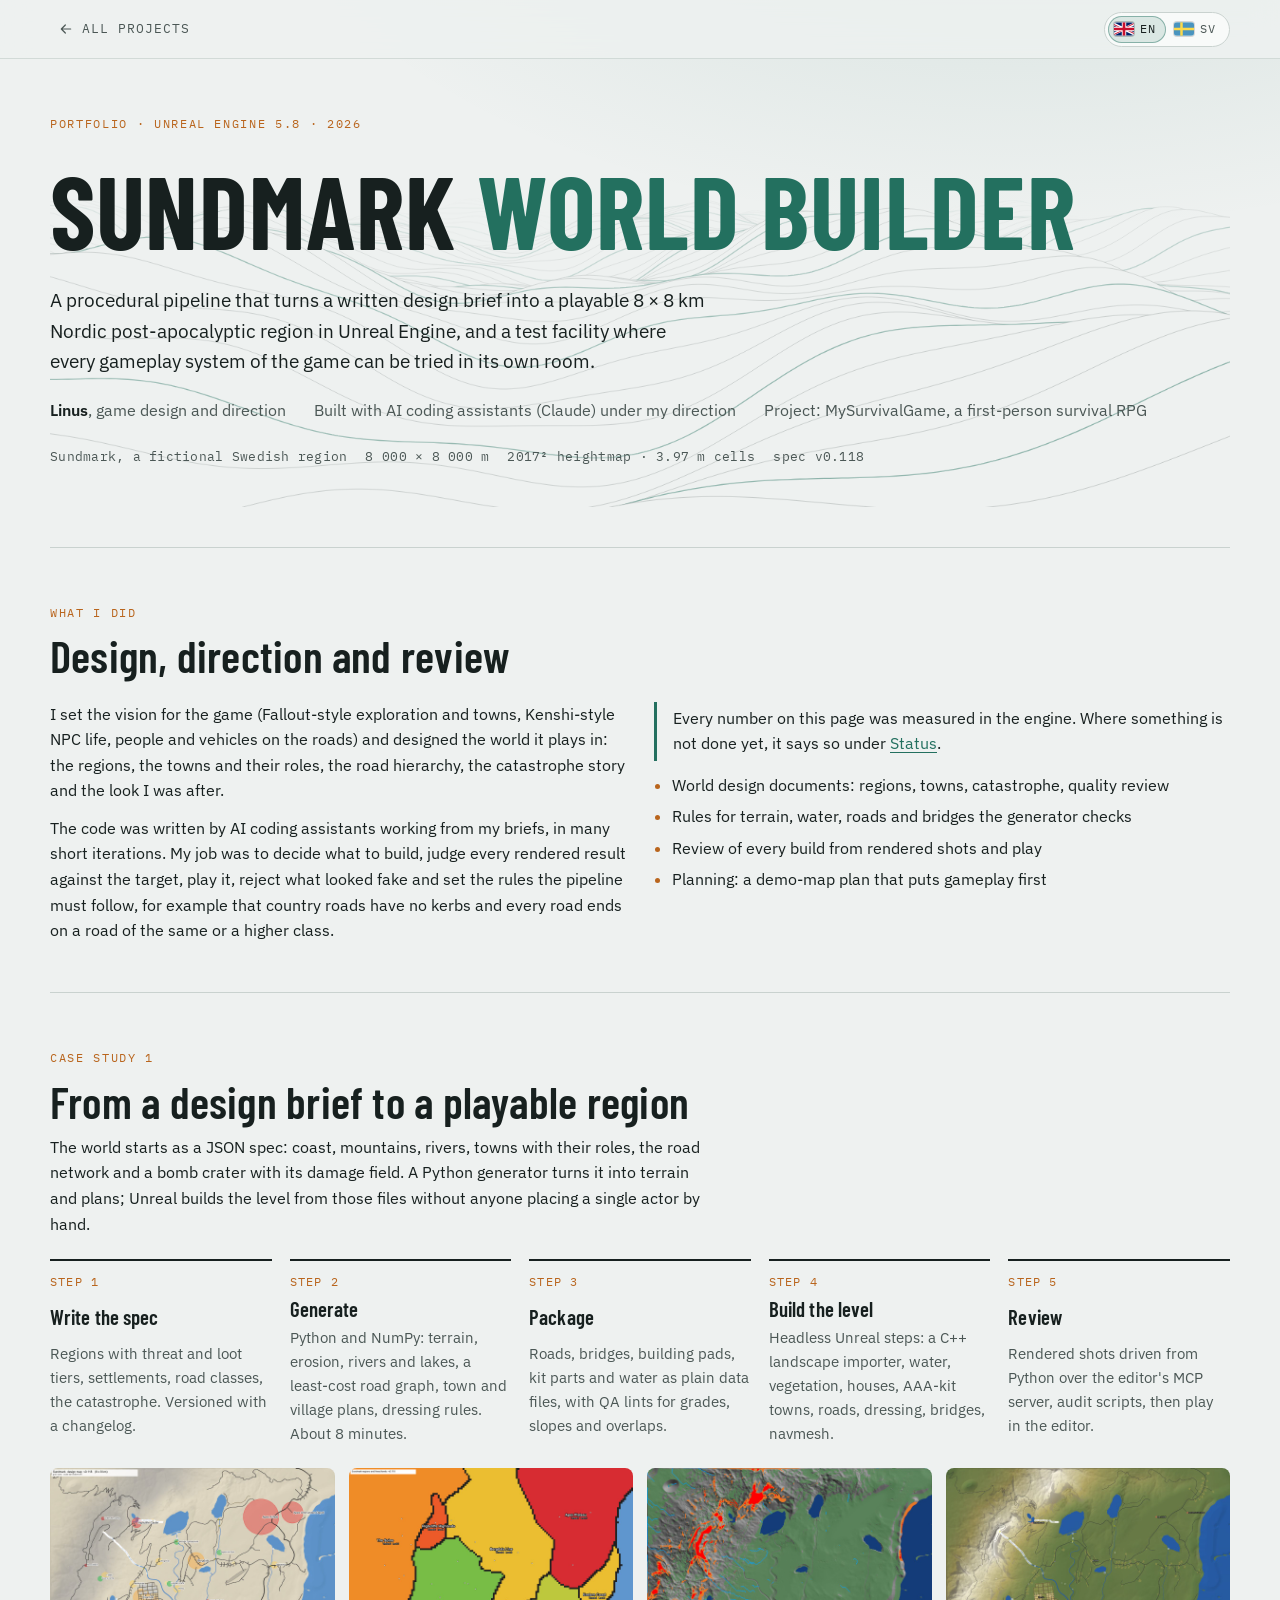
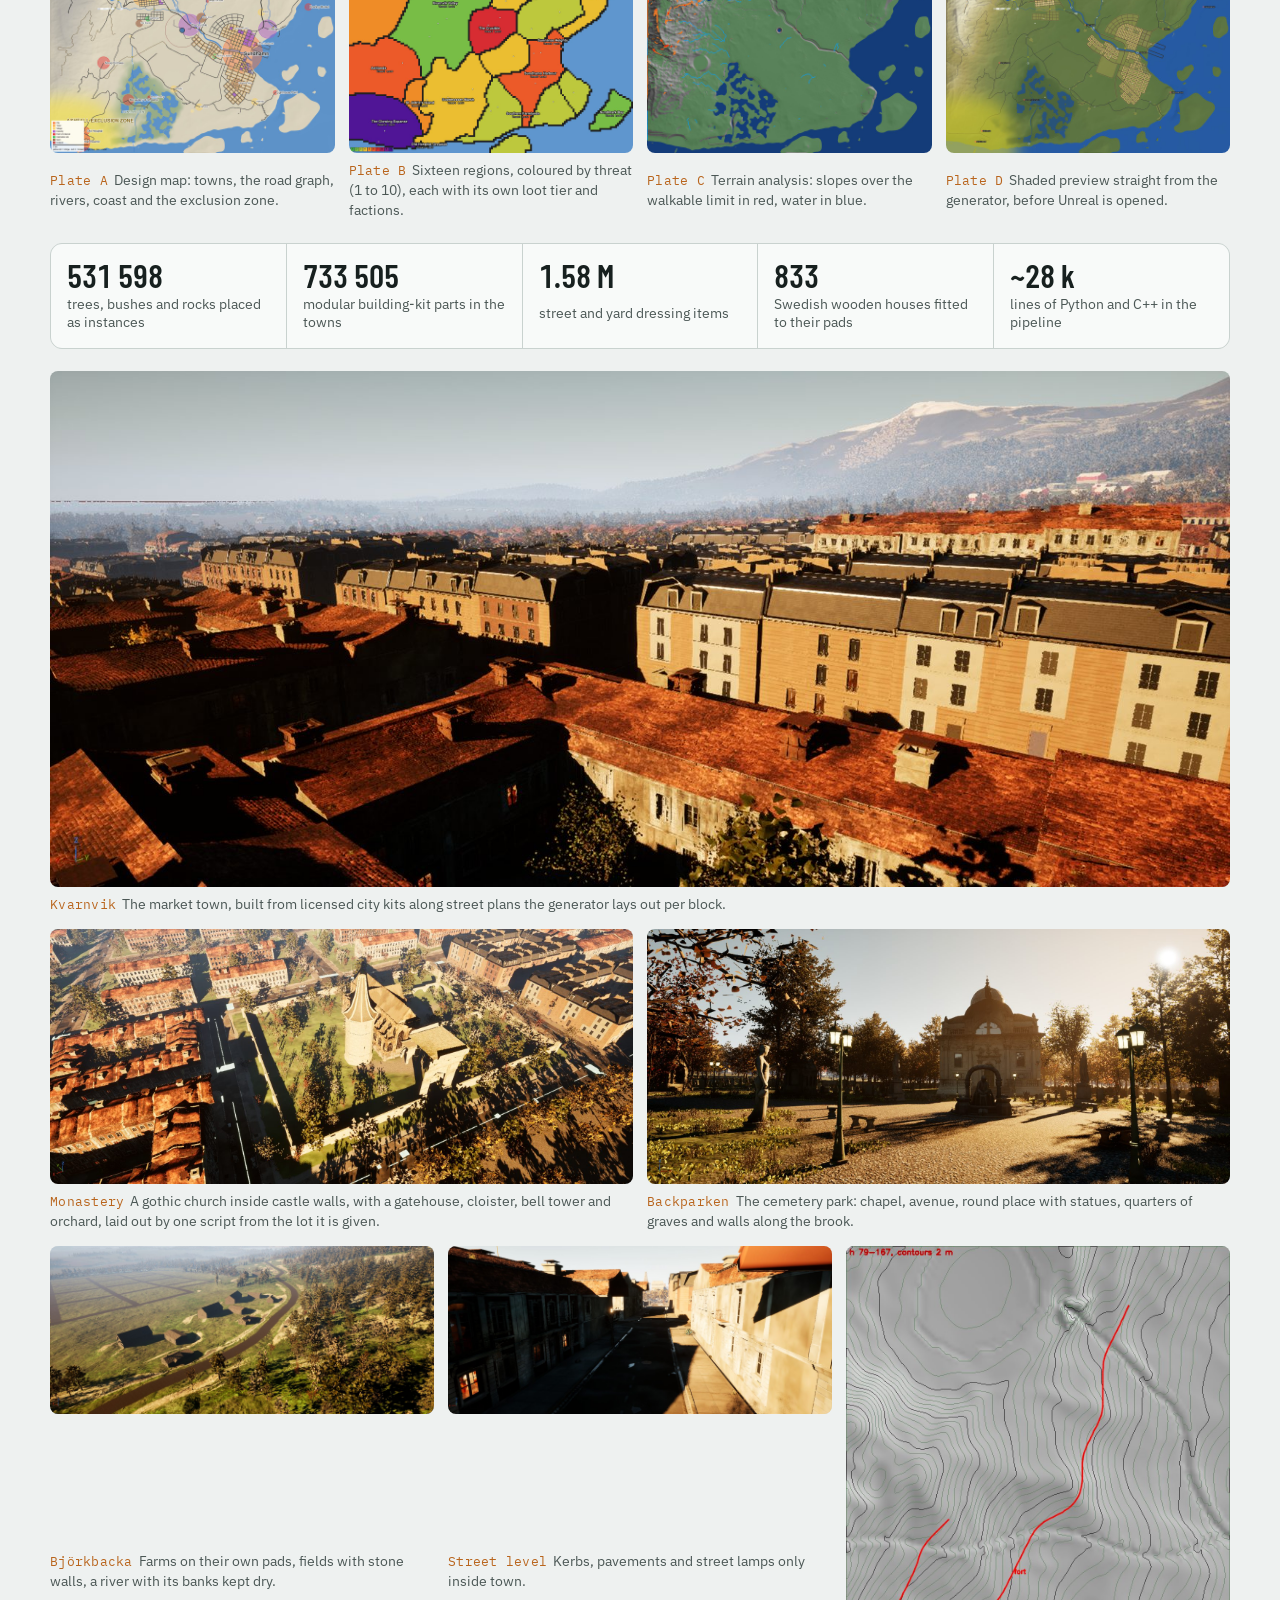
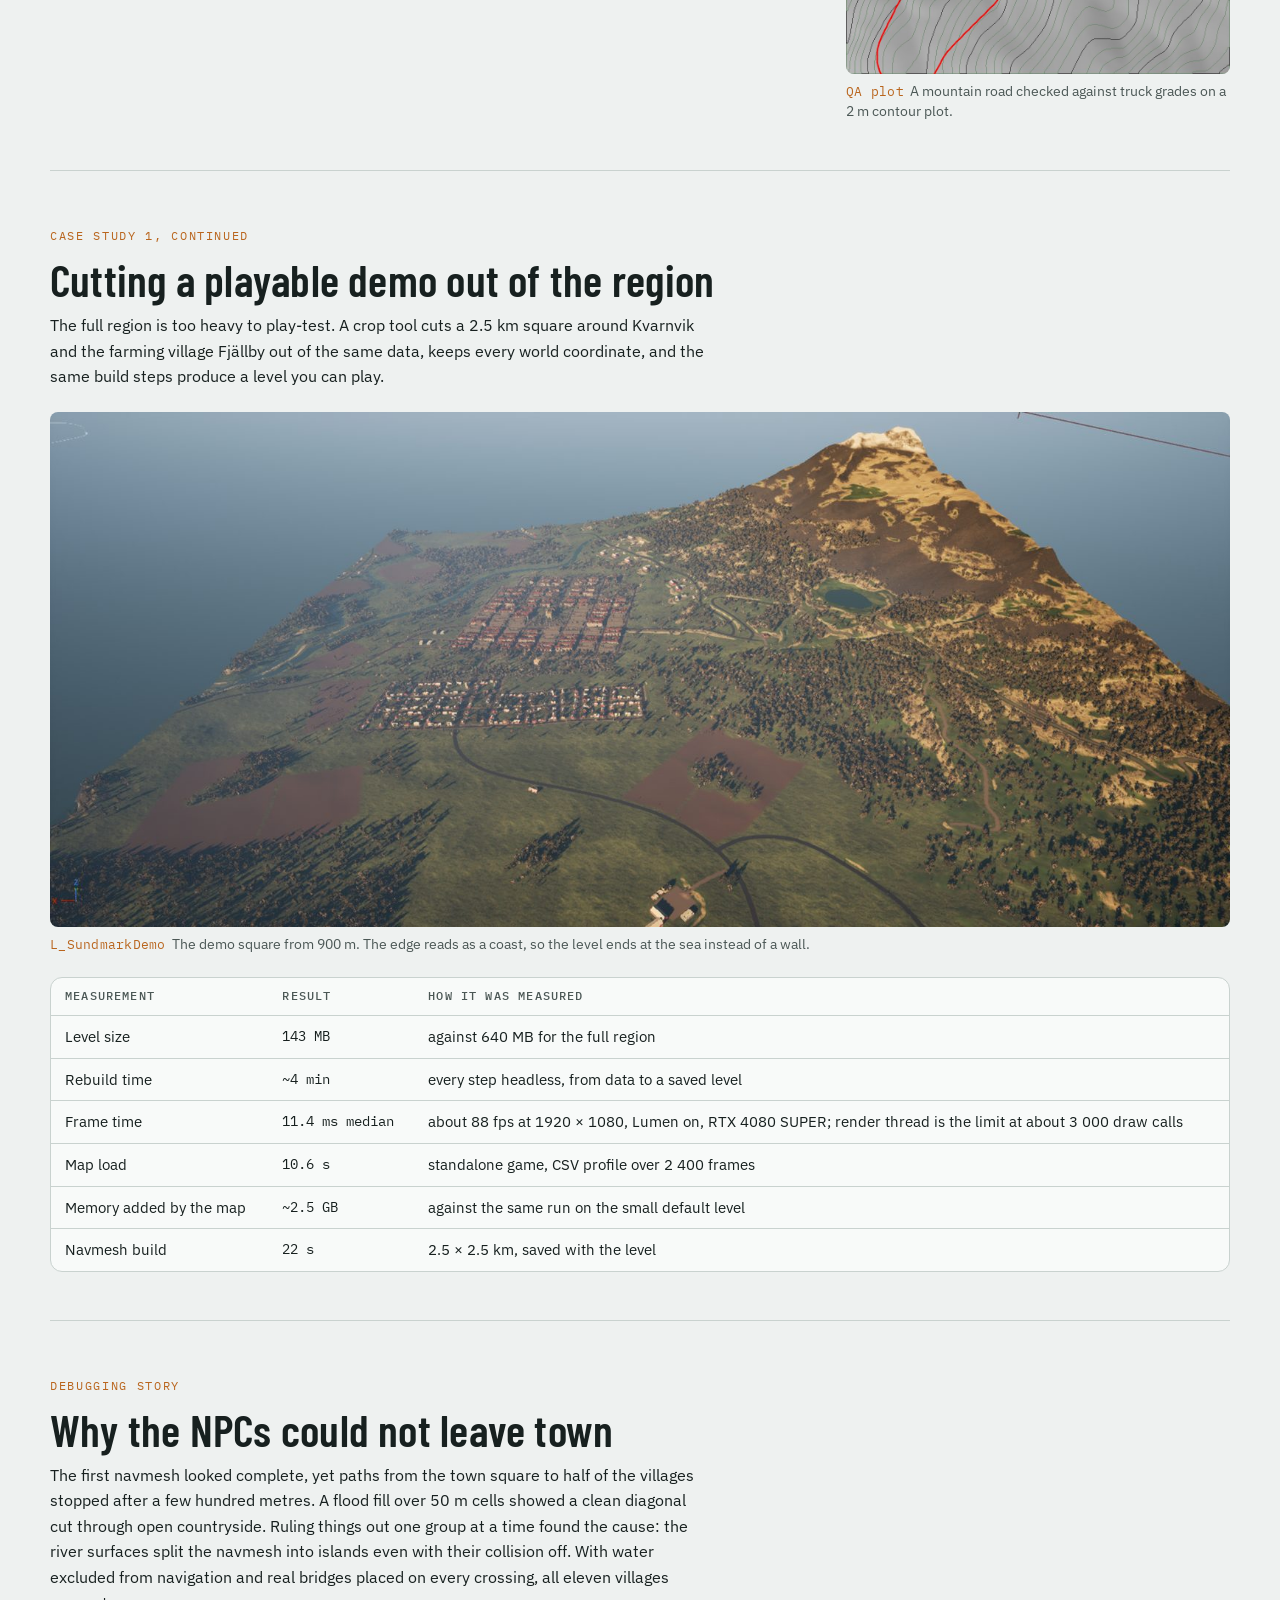
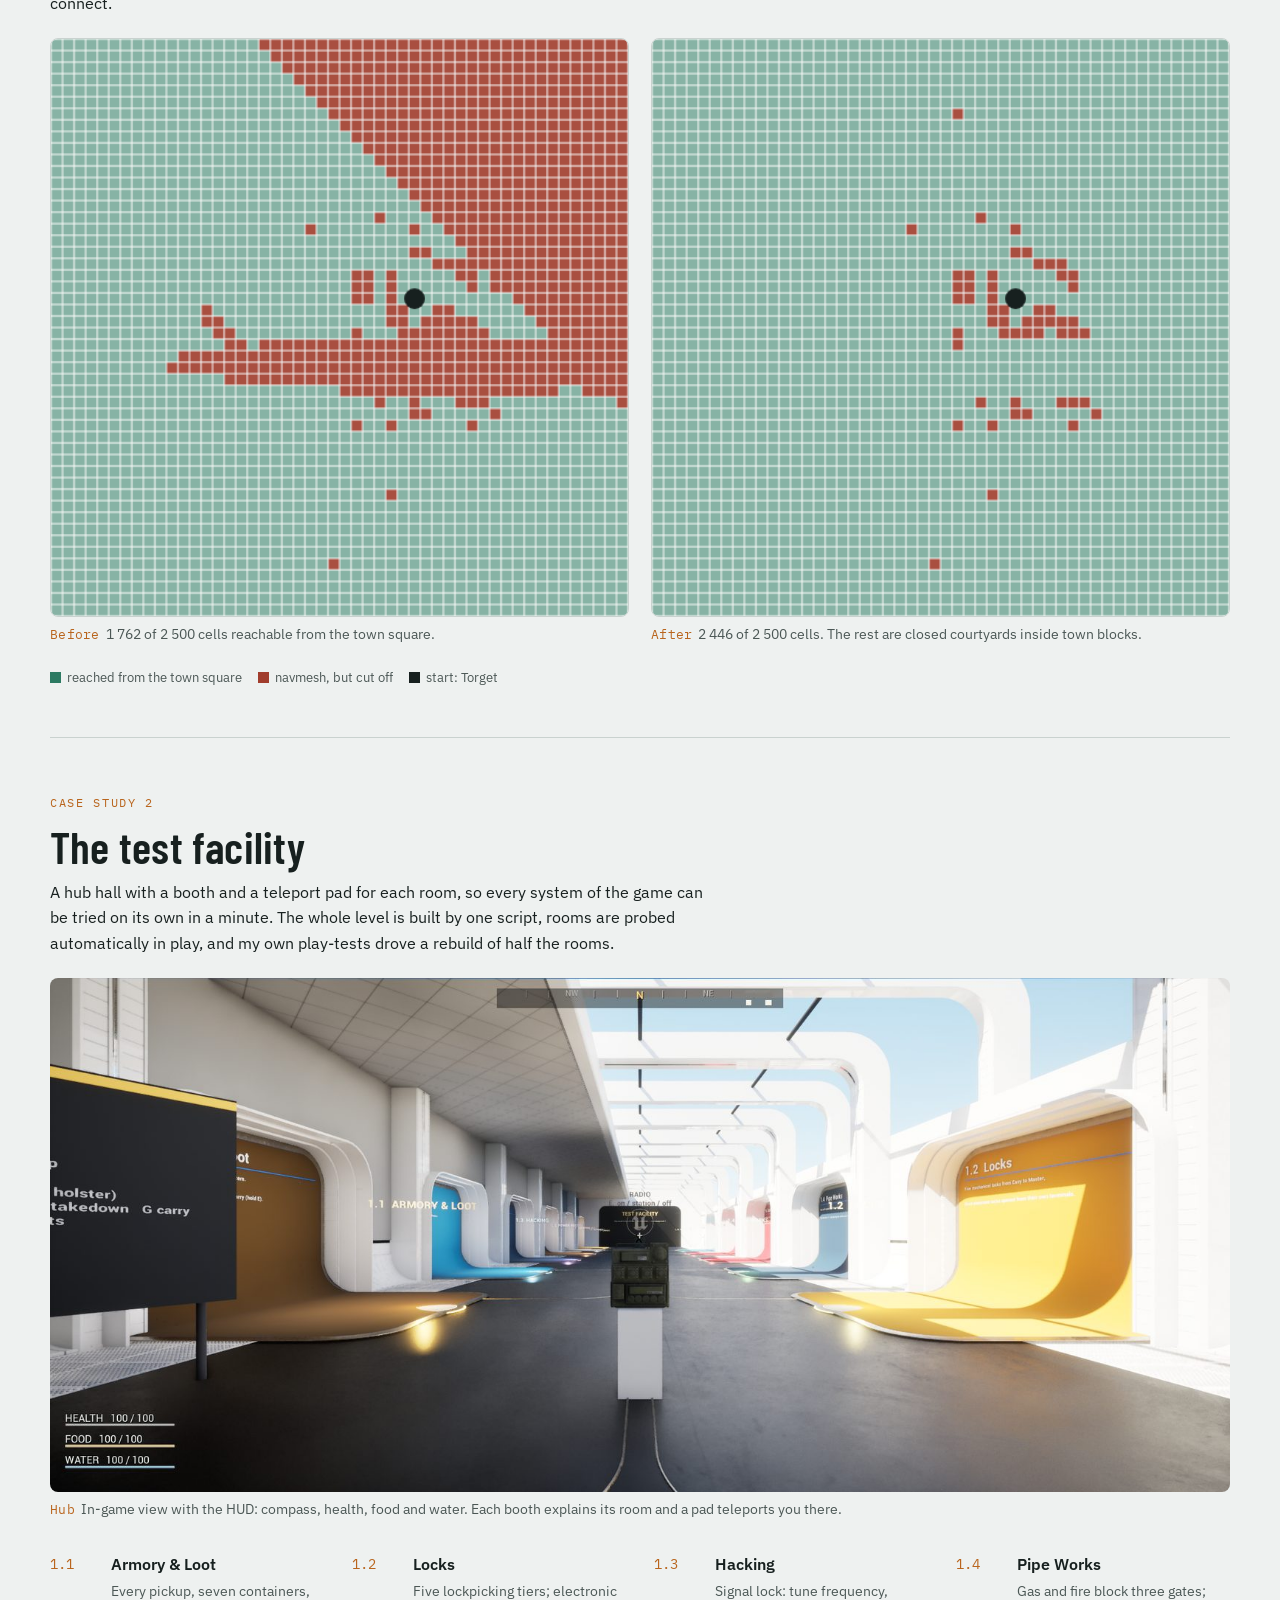
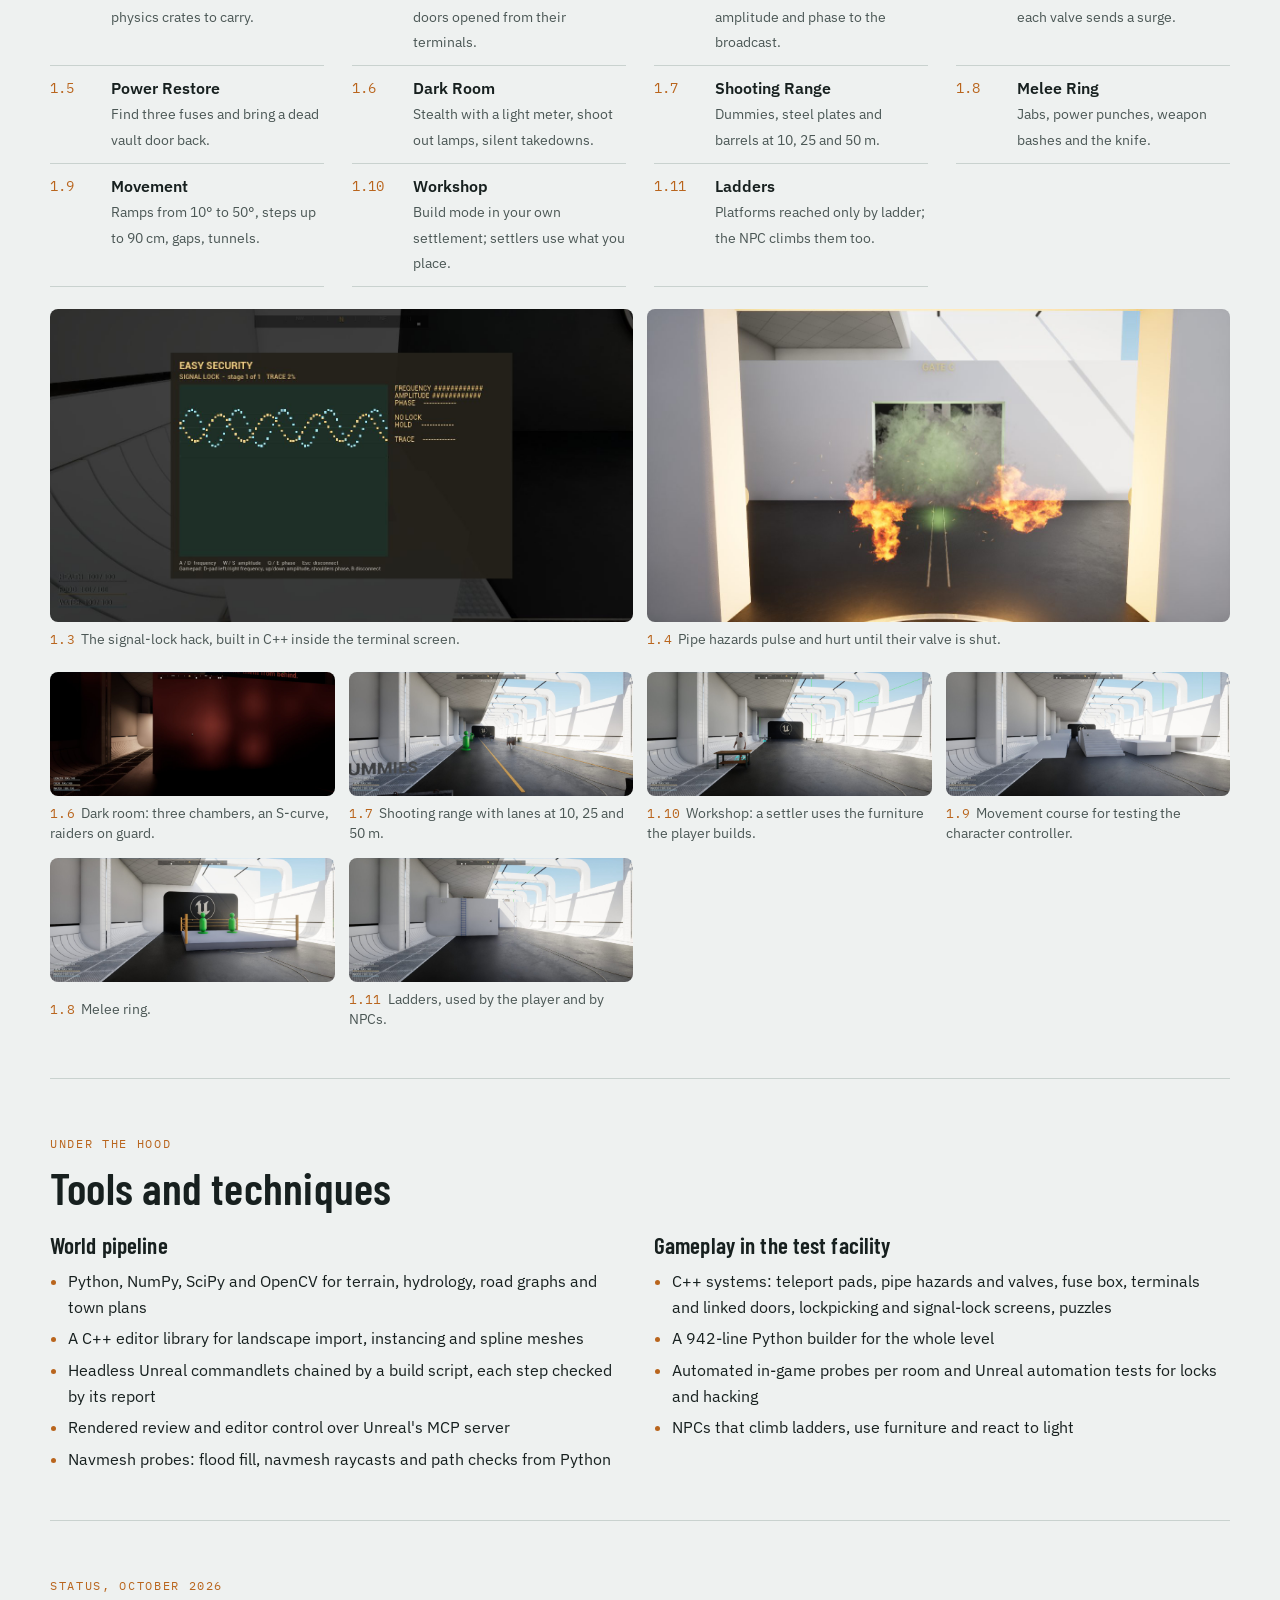
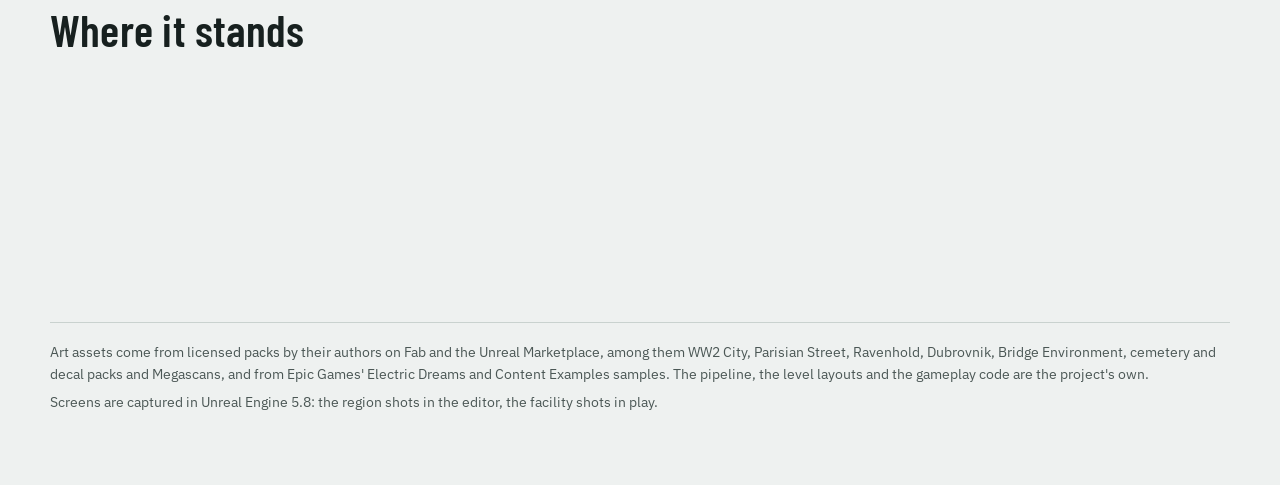
<file: sundmark.html>
<!doctype html>
<html lang="en">
<head>
<meta charset="utf-8">
<meta name="viewport" content="width=device-width,initial-scale=1,viewport-fit=cover">
<title>Sundmark World Builder</title>
<link rel="icon" href="favicon.svg" type="image/svg+xml">
<link rel="alternate" hreflang="en" href="sundmark.html">
<link rel="alternate" hreflang="sv" href="sundmark.sv.html">
<meta name="claude:viewport-fit-sides" content="cover">
<link rel="preconnect" href="https://fonts.googleapis.com">
<link rel="stylesheet" href="https://fonts.googleapis.com/css2?family=Barlow+Condensed:wght@500;600;700&family=IBM+Plex+Sans:ital,wght@0,400;0,500;0,600;1,400&family=IBM+Plex+Mono:wght@400;500&display=swap">
<style>
.crumb { padding-block: 12px; align-items: center; font-family: var(--mono); font-size: .8rem; letter-spacing: .08em; text-transform: uppercase; display: flex; flex-wrap: wrap; justify-content: space-between; gap: 8px 20px; }
.crumb > a { display: inline-flex; align-items: center; gap: 8px; padding: 6px 12px 6px 8px; border-radius: var(--r-sm); color: var(--ink-soft); text-decoration: none; transition: background-color .2s, color .2s; }
.crumb > a .ic { width: 16px; height: 16px; }
.crumb > a:hover { color: var(--accent); background: var(--glow); }
/* the same top bar, language switch, icons and back-to-top button as the other pages (site.css) */
html { scroll-padding-top: 76px; }
.crumb { position: sticky; top: 0; z-index: 15; }
.crumb::before { content: ""; position: absolute; z-index: -1; top: 0; bottom: 0; left: 50%; width: 100vw; transform: translateX(-50%);
  background: color-mix(in srgb, var(--paper) 84%, transparent); -webkit-backdrop-filter: saturate(1.2) blur(14px); backdrop-filter: saturate(1.2) blur(14px);
  border-bottom: 1px solid color-mix(in srgb, var(--rule) 75%, transparent); }
.ic { width: 1.05em; height: 1.05em; flex: none; }
.flag { width: 20px; height: 14px; flex: none; border-radius: 3px; box-shadow: 0 0 0 1px rgba(0, 0, 0, .2); }
.lang { display: inline-flex; align-items: center; gap: 2px; padding: 3px; border: 1px solid var(--rule); border-radius: 999px; background: var(--sheet); flex: none; text-transform: none; }
.lang a { display: inline-flex; align-items: center; gap: 6px; padding: 4px 10px 4px 6px; border-radius: 999px; font-family: var(--mono); font-size: .74rem; letter-spacing: .08em;
  color: var(--ink-soft); text-decoration: none; transition: background-color .2s, color .2s; }
.lang a:hover { color: var(--ink); }
.lang a .flag { opacity: .7; transition: opacity .2s; }
.lang a:hover .flag, .lang a[aria-current="true"] .flag { opacity: 1; }
.lang a[aria-current="true"] { background: var(--glow); color: var(--ink); box-shadow: inset 0 0 0 1px color-mix(in srgb, var(--accent) 45%, transparent); }
.totop { position: fixed; z-index: 25; right: max(16px, env(safe-area-inset-right, 0px)); bottom: max(16px, env(safe-area-inset-bottom, 0px)); width: 46px; height: 46px; padding: 0;
  display: grid; place-items: center; border-radius: 50%; border: 1px solid var(--rule); background: var(--sheet); color: var(--ink); cursor: pointer; box-shadow: var(--shadow);
  opacity: 0; visibility: hidden; transform: translateY(10px); transition: opacity .25s, transform .25s, visibility 0s .25s, border-color .2s, color .2s; }
.totop.show { opacity: 1; visibility: visible; transform: none; transition: opacity .25s, transform .25s, border-color .2s, color .2s; }
.totop:hover { border-color: var(--accent); color: var(--accent); }
.totop .ic { width: 20px; height: 20px; }
body:has(.lb) .totop { display: none; }

/* Layout: a survey sheet. One reading column, wide figures that break out of it, map plates set like atlas pages. */
:root {
  --paper: #eef1f0;        /* cool survey paper */
  --sheet: #f8faf9;
  --ink: #17201f;
  --ink-soft: #4b5755;
  --rule: #c9d2cf;
  --accent: #23705f;       /* lichen green: the map's own forest tint */
  --mark: #b9651d;         /* survey orange for coordinates and figures */
  --cut: #a13d2d;          /* cut off on the navmesh */
  --ok: #2c7a62;
  --void: #d9dfdd;
  --display: "Barlow Condensed", "Arial Narrow", "Roboto Condensed", sans-serif;
  --body: "IBM Plex Sans", "Segoe UI", system-ui, sans-serif;
  --mono: "IBM Plex Mono", ui-monospace, "Cascadia Mono", Consolas, monospace;
  --measure: 66ch;
  --r: 12px;
  --r-sm: 8px;
  --glow: color-mix(in srgb, var(--accent) 14%, transparent);
  --shadow: 0 18px 40px -26px rgba(8, 18, 16, .55);
}
@media (prefers-color-scheme: dark) {
  :root:not([data-theme="light"]) {
    --paper: #0f1615; --sheet: #151e1d; --ink: #e3ebe8; --ink-soft: #9fb0ab; --rule: #2a3735;
    --accent: #6cc2aa; --mark: #e0954f; --cut: #e0725e; --ok: #5fbf9a; --void: #1d2826; color-scheme: dark;
  }
}
:root[data-theme="dark"] {
  --paper: #0f1615; --sheet: #151e1d; --ink: #e3ebe8; --ink-soft: #9fb0ab; --rule: #2a3735;
  --accent: #6cc2aa; --mark: #e0954f; --cut: #e0725e; --ok: #5fbf9a; --void: #1d2826; color-scheme: dark;
}

* { box-sizing: border-box; }
body {
  background: radial-gradient(1100px 560px at 80% -160px, color-mix(in srgb, var(--accent) 13%, transparent), transparent 70%) no-repeat, var(--paper);
  overflow-x: clip;
  color: var(--ink); font: 400 16px/1.6 var(--body);
  padding-left: max(16px, env(safe-area-inset-left, 0px)); padding-right: max(16px, env(safe-area-inset-right, 0px));
  padding-block: 0 72px;
}
.wrap { max-width: 1180px; margin: 0 auto; }
.col { max-width: var(--measure); }
h1, h2, h3 { font-family: var(--display); font-weight: 600; line-height: 1.05; text-wrap: balance; margin: 0; letter-spacing: .005em; }
h2 { font-size: clamp(2rem, 4vw, 2.8rem); }
h3 { font-size: 1.45rem; }
p { margin: 0; }
a { color: var(--accent); text-underline-offset: 3px; }
a:focus-visible, button:focus-visible { outline: 2px solid var(--mark); outline-offset: 3px; }
.mono { font-family: var(--mono); font-size: .82rem; letter-spacing: .02em; }
.eyebrow { font-family: var(--mono); font-size: .74rem; text-transform: uppercase; letter-spacing: .14em; color: var(--mark); }

/* hero */
.hero { position: relative; padding-block: 56px 40px; display: grid; gap: 22px; }
.hero canvas { position: absolute; inset: 0; width: 100%; height: 100%; z-index: 0; pointer-events: none; opacity: .55; }
.hero > *:not(canvas) { position: relative; z-index: 1; }
.hero h1 { font-size: clamp(3rem, 9vw, 6.4rem); font-weight: 700; text-transform: uppercase; letter-spacing: .01em; }
.hero h1 span { color: var(--accent); }
.lede { font-size: 1.18rem; max-width: 60ch; color: var(--ink); }
.byline { display: flex; flex-wrap: wrap; gap: 8px 28px; color: var(--ink-soft); }
.byline b { color: var(--ink); font-weight: 600; }

.coords { display: flex; flex-wrap: wrap; gap: 6px 18px; color: var(--ink-soft); }

section { padding-block: 56px 8px; border-top: 1px solid var(--rule); margin-top: 40px; display: grid; gap: 22px; }
section > header { display: grid; gap: 10px; }

/* numbers strip */
.figures { display: grid; grid-template-columns: repeat(auto-fit, minmax(170px, 1fr)); gap: 1px; background: var(--rule); border: 1px solid var(--rule); border-radius: var(--r); overflow: hidden; }
.figures div { background: var(--sheet); padding: 14px 16px 16px; display: grid; gap: 2px; min-width: 0; }
.figures b { font-family: var(--display); font-size: 2rem; font-weight: 600; font-variant-numeric: tabular-nums; line-height: 1.1; }
.figures span { color: var(--ink-soft); font-size: .86rem; line-height: 1.35; }

/* pipeline: a real sequence */
.steps { list-style: none; margin: 0; padding: 0; display: grid; grid-template-columns: repeat(auto-fit, minmax(210px, 1fr)); gap: 18px; counter-reset: s; }
.steps li { counter-increment: s; display: grid; gap: 6px; padding-top: 12px; border-top: 2px solid var(--ink); min-width: 0; }
.steps li::before { content: "Step " counter(s); font-family: var(--mono); font-size: .74rem; letter-spacing: .1em; text-transform: uppercase; color: var(--mark); }
.steps h3 { font-size: 1.3rem; }
.steps p { color: var(--ink-soft); font-size: .94rem; }

/* figures and plates */
figure { margin: 0; display: grid; gap: 8px; min-width: 0; }
figure img { width: 100%; height: auto; display: block; background: var(--void); cursor: zoom-in; border-radius: var(--r-sm); }
figcaption { font-size: .86rem; color: var(--ink-soft); line-height: 1.45; }
figcaption .mono { color: var(--mark); margin-right: 6px; }
.wide { display: grid; gap: 14px; }
.pair { display: grid; grid-template-columns: repeat(auto-fit, minmax(300px, 1fr)); gap: 14px; }
.trio { display: grid; grid-template-columns: repeat(auto-fit, minmax(240px, 1fr)); gap: 14px; }
.plates { display: grid; grid-template-columns: repeat(auto-fit, minmax(220px, 1fr)); gap: 14px; }
.plates img { aspect-ratio: 1; object-fit: cover; }

/* rooms list */
.rooms { display: grid; grid-template-columns: repeat(auto-fit, minmax(260px, 1fr)); gap: 0 28px; margin: 0; }
.rooms div { display: grid; grid-template-columns: 3.2rem 1fr; gap: 2px 10px; padding-block: 10px; border-bottom: 1px solid var(--rule); min-width: 0; }
.rooms dt { font-family: var(--mono); font-size: .85rem; color: var(--mark); padding-top: 2px; }
.rooms dd { margin: 0; }
.rooms dd b { display: block; font-weight: 600; }
.rooms dd span { color: var(--ink-soft); font-size: .9rem; }

/* navmesh grids */
.grids { display: grid; grid-template-columns: repeat(auto-fit, minmax(260px, 1fr)); gap: 22px; }
.grid-fig canvas { width: 100%; height: auto; aspect-ratio: 1; display: block; background: var(--sheet); border: 1px solid var(--rule); border-radius: var(--r-sm); }
.legend { display: flex; flex-wrap: wrap; gap: 6px 16px; font-size: .84rem; color: var(--ink-soft); }
.legend i { display: inline-block; width: 11px; height: 11px; margin-right: 6px; vertical-align: -1px; }

/* tables */
.tbl { overflow-x: auto; border: 1px solid var(--rule); border-radius: var(--r); background: var(--sheet); }
table { border-collapse: collapse; width: 100%; min-width: 560px; font-size: .92rem; }
th, td { text-align: left; padding: 9px 14px; border-bottom: 1px solid var(--rule); vertical-align: top; }
th { font-family: var(--mono); font-size: .74rem; text-transform: uppercase; letter-spacing: .1em; color: var(--ink-soft); font-weight: 500; }
td.num { font-variant-numeric: tabular-nums; white-space: nowrap; font-family: var(--mono); font-size: .86rem; }
tr:last-child td { border-bottom: 0; }

.twocol { display: grid; grid-template-columns: repeat(auto-fit, minmax(300px, 1fr)); gap: 28px; }
.twocol > div { display: grid; gap: 12px; align-content: start; min-width: 0; }
ul.plain { margin: 0; padding-left: 1.1em; display: grid; gap: 6px; }
ul.plain li::marker { color: var(--mark); }
.note { border-left: 3px solid var(--accent); padding: 4px 0 4px 16px; color: var(--ink); }

/* lightbox */
.lb { position: fixed; inset: 0; background: rgba(8, 12, 12, .92); display: grid; place-items: center; z-index: 20;
  padding: max(16px, env(safe-area-inset-top, 0px)) max(16px, env(safe-area-inset-right, 0px)) max(16px, env(safe-area-inset-bottom, 0px)) max(16px, env(safe-area-inset-left, 0px)); }
.lb img { max-width: 100%; max-height: calc(100vh - 110px); width: auto; height: auto; border-radius: 0; }
.lb p { color: #dfe7e4; font-size: .9rem; max-width: 80ch; margin-top: 10px; text-align: center; }
.lb button { position: absolute; top: max(14px, env(safe-area-inset-top, 0px)); right: max(14px, env(safe-area-inset-right, 0px)); background: #1c2725; color: #eef3f1;
  border: 1px solid #3a4a47; font: 500 .9rem var(--body); padding: 8px 14px; border-radius: var(--r-sm); cursor: pointer; }
.lb figure { display: grid; justify-items: center; }

footer { margin-top: 56px; padding-top: 18px; border-top: 1px solid var(--rule); color: var(--ink-soft); font-size: .86rem; display: grid; gap: 6px; }

@media (prefers-reduced-motion: no-preference) {
  .hero h1, .hero .lede { animation: rise .7s ease-out both; }
  .hero .lede { animation-delay: .12s; }
  @keyframes rise { from { transform: translateY(8px); opacity: .001; } to { transform: none; opacity: 1; } }
}
</style>
<style>:root{padding-top:env(safe-area-inset-top,0px);padding-bottom:env(safe-area-inset-bottom,0px)} img{max-width:100%} [hidden]{display:none!important} body{margin:0}</style>
</head>
<body>

<div class="wrap">
  <nav class="crumb" aria-label="Site"><a href="./"><i data-icon="arrow-left"></i>All projects</a><span class="lang" role="group" aria-label="Language"><a href="sundmark.html" hreflang="en" lang="en" aria-label="English" aria-current="true"><i data-icon="flag-gb"></i><span>EN</span></a><a href="sundmark.sv.html" hreflang="sv" lang="sv" aria-label="Svenska" onclick="try{localStorage.setItem('portfolio-lang','sv')}catch(e){}"><i data-icon="flag-se"></i><span>SV</span></a></span></nav>
  <header class="hero">
    <canvas id="topo" aria-hidden="true"></canvas>
    <p class="eyebrow">Portfolio · Unreal Engine 5.8 · 2026</p>
    <h1>Sundmark <span>World Builder</span></h1>
    <p class="lede">A procedural pipeline that turns a written design brief into a playable 8 × 8 km Nordic post-apocalyptic region in Unreal Engine, and a test facility where every gameplay system of the game can be tried in its own room.</p>
    <div class="byline">
      <span><b>Linus</b>, game design and direction</span>
      <span>Built with AI coding assistants (Claude) under my direction</span>
      <span>Project: MySurvivalGame, a first-person survival RPG</span>
    </div>
    <div class="coords mono" aria-label="Map facts">
      <span>Sundmark, a fictional Swedish region</span><span>8 000 × 8 000 m</span><span>2017² heightmap · 3.97 m cells</span><span>spec v0.118</span>
    </div>
  </header>

  <section aria-labelledby="role">
    <header>
      <p class="eyebrow">What I did</p>
      <h2 id="role">Design, direction and review</h2>
    </header>
    <div class="twocol">
      <div class="col">
        <p>I set the vision for the game (Fallout-style exploration and towns, Kenshi-style NPC life, people and vehicles on the roads) and designed the world it plays in: the regions, the towns and their roles, the road hierarchy, the catastrophe story and the look I was after.</p>
        <p>The code was written by AI coding assistants working from my briefs, in many short iterations. My job was to decide what to build, judge every rendered result against the target, play it, reject what looked fake and set the rules the pipeline must follow, for example that country roads have no kerbs and every road ends on a road of the same or a higher class.</p>
      </div>
      <div>
        <p class="note">Every number on this page was measured in the engine. Where something is not done yet, it says so under <a href="#status">Status</a>.</p>
        <ul class="plain">
          <li>World design documents: regions, towns, catastrophe, quality review</li>
          <li>Rules for terrain, water, roads and bridges the generator checks</li>
          <li>Review of every build from rendered shots and play</li>
          <li>Planning: a demo-map plan that puts gameplay first</li>
        </ul>
      </div>
    </div>
  </section>

  <section aria-labelledby="mapgen">
    <header>
      <p class="eyebrow">Case study 1</p>
      <h2 id="mapgen">From a design brief to a playable region</h2>
      <p class="col">The world starts as a JSON spec: coast, mountains, rivers, towns with their roles, the road network and a bomb crater with its damage field. A Python generator turns it into terrain and plans; Unreal builds the level from those files without anyone placing a single actor by hand.</p>
    </header>

    <ol class="steps">
      <li><h3>Write the spec</h3><p>Regions with threat and loot tiers, settlements, road classes, the catastrophe. Versioned with a changelog.</p></li>
      <li><h3>Generate</h3><p>Python and NumPy: terrain, erosion, rivers and lakes, a least-cost road graph, town and village plans, dressing rules. About 8 minutes.</p></li>
      <li><h3>Package</h3><p>Roads, bridges, building pads, kit parts and water as plain data files, with QA lints for grades, slopes and overlaps.</p></li>
      <li><h3>Build the level</h3><p>Headless Unreal steps: a C++ landscape importer, water, vegetation, houses, AAA-kit towns, roads, dressing, bridges, navmesh.</p></li>
      <li><h3>Review</h3><p>Rendered shots driven from Python over the editor's MCP server, audit scripts, then play in the editor.</p></li>
    </ol>

    <div class="plates">
      <figure><img src="img/plan_design_map.jpg" alt="Design map of Sundmark with towns, roads, rivers, the coast and the exclusion zone" loading="lazy"><figcaption><span class="mono">Plate A</span>Design map: towns, the road graph, rivers, coast and the exclusion zone.</figcaption></figure>
      <figure><img src="img/plan_region_map.jpg" alt="Region map coloured by threat level" loading="lazy"><figcaption><span class="mono">Plate B</span>Sixteen regions, coloured by threat (1 to 10), each with its own loot tier and factions.</figcaption></figure>
      <figure><img src="img/plan_terrain_analysis.jpg" alt="Terrain analysis with slopes over the limit in red" loading="lazy"><figcaption><span class="mono">Plate C</span>Terrain analysis: slopes over the walkable limit in red, water in blue.</figcaption></figure>
      <figure><img src="img/plan_preview.jpg" alt="Shaded preview of the generated terrain with towns" loading="lazy"><figcaption><span class="mono">Plate D</span>Shaded preview straight from the generator, before Unreal is opened.</figcaption></figure>
    </div>

    <div class="figures" role="list">
      <div role="listitem"><b>531 598</b><span>trees, bushes and rocks placed as instances</span></div>
      <div role="listitem"><b>733 505</b><span>modular building-kit parts in the towns</span></div>
      <div role="listitem"><b>1.58 M</b><span>street and yard dressing items</span></div>
      <div role="listitem"><b>833</b><span>Swedish wooden houses fitted to their pads</span></div>
      <div role="listitem"><b>~28 k</b><span>lines of Python and C++ in the pipeline</span></div>
    </div>

    <div class="wide">
      <figure><img src="img/map_v3_kv_low.jpg" alt="Rooftops of Kvarnvik with mountains in the distance" loading="lazy"><figcaption><span class="mono">Kvarnvik</span>The market town, built from licensed city kits along street plans the generator lays out per block.</figcaption></figure>
      <div class="pair">
        <figure><img src="img/map_m_aerial.jpg" alt="Walled monastery with a gothic church, cloister and orchard" loading="lazy"><figcaption><span class="mono">Monastery</span>A gothic church inside castle walls, with a gatehouse, cloister, bell tower and orchard, laid out by one script from the lot it is given.</figcaption></figure>
        <figure><img src="img/map_c_gate.jpg" alt="Cemetery park with a domed chapel, lanterns and a gravel avenue" loading="lazy"><figcaption><span class="mono">Backparken</span>The cemetery park: chapel, avenue, round place with statues, quarters of graves and walls along the brook.</figcaption></figure>
      </div>
      <div class="trio">
        <figure><img src="img/map_v2_bjork_air.jpg" alt="Farms and fields beside a river" loading="lazy"><figcaption><span class="mono">Björkbacka</span>Farms on their own pads, fields with stone walls, a river with its banks kept dry.</figcaption></figure>
        <figure><img src="img/map_n_miller_low.jpg" alt="A street in Kvarnvik at street level" loading="lazy"><figcaption><span class="mono">Street level</span>Kerbs, pavements and street lamps only inside town.</figcaption></figure>
        <figure><img src="img/map_fort4.jpg" alt="Contour map of a mountain road" loading="lazy"><figcaption><span class="mono">QA plot</span>A mountain road checked against truck grades on a 2 m contour plot.</figcaption></figure>
      </div>
    </div>
  </section>

  <section aria-labelledby="demo">
    <header>
      <p class="eyebrow">Case study 1, continued</p>
      <h2 id="demo">Cutting a playable demo out of the region</h2>
      <p class="col">The full region is too heavy to play-test. A crop tool cuts a 2.5 km square around Kvarnvik and the farming village Fjällby out of the same data, keeps every world coordinate, and the same build steps produce a level you can play.</p>
    </header>
    <figure><img src="img/map_d1_over2.jpg" alt="Aerial view of the 2.5 km demo square with the town, farms and a mountain" loading="lazy"><figcaption><span class="mono">L_SundmarkDemo</span>The demo square from 900 m. The edge reads as a coast, so the level ends at the sea instead of a wall.</figcaption></figure>
    <div class="tbl">
      <table>
        <thead><tr><th>Measurement</th><th>Result</th><th>How it was measured</th></tr></thead>
        <tbody>
          <tr><td>Level size</td><td class="num">143 MB</td><td>against 640 MB for the full region</td></tr>
          <tr><td>Rebuild time</td><td class="num">~4 min</td><td>every step headless, from data to a saved level</td></tr>
          <tr><td>Frame time</td><td class="num">11.4 ms median</td><td>about 88 fps at 1920 × 1080, Lumen on, RTX 4080 SUPER; render thread is the limit at about 3 000 draw calls</td></tr>
          <tr><td>Map load</td><td class="num">10.6 s</td><td>standalone game, CSV profile over 2 400 frames</td></tr>
          <tr><td>Memory added by the map</td><td class="num">~2.5 GB</td><td>against the same run on the small default level</td></tr>
          <tr><td>Navmesh build</td><td class="num">22 s</td><td>2.5 × 2.5 km, saved with the level</td></tr>
        </tbody>
      </table>
    </div>
  </section>

  <section aria-labelledby="nav">
    <header>
      <p class="eyebrow">Debugging story</p>
      <h2 id="nav">Why the NPCs could not leave town</h2>
      <p class="col">The first navmesh looked complete, yet paths from the town square to half of the villages stopped after a few hundred metres. A flood fill over 50 m cells showed a clean diagonal cut through open countryside. Ruling things out one group at a time found the cause: the river surfaces split the navmesh into islands even with their collision off. With water excluded from navigation and real bridges placed on every crossing, all eleven villages connect.</p>
    </header>
    <div class="grids">
      <figure class="grid-fig"><canvas id="gridBefore" width="500" height="500" role="img" aria-label="Before the fix: 1762 of 2500 cells connected; the north-east is cut off along a diagonal"></canvas><figcaption><span class="mono">Before</span>1 762 of 2 500 cells reachable from the town square.</figcaption></figure>
      <figure class="grid-fig"><canvas id="gridAfter" width="500" height="500" role="img" aria-label="After the fix: 2446 of 2500 cells connected; only closed courtyards remain"></canvas><figcaption><span class="mono">After</span>2 446 of 2 500 cells. The rest are closed courtyards inside town blocks.</figcaption></figure>
    </div>
    <div class="legend"><span><i style="background:var(--ok)"></i>reached from the town square</span><span><i style="background:var(--cut)"></i>navmesh, but cut off</span><span><i style="background:var(--ink)"></i>start: Torget</span></div>
  </section>

  <section aria-labelledby="facility">
    <header>
      <p class="eyebrow">Case study 2</p>
      <h2 id="facility">The test facility</h2>
      <p class="col">A hub hall with a booth and a teleport pad for each room, so every system of the game can be tried on its own in a minute. The whole level is built by one script, rooms are probed automatically in play, and my own play-tests drove a rebuild of half the rooms.</p>
    </header>
    <figure><img src="img/fac_hub.jpg" alt="The hub hall with coloured booths and the in-game HUD" loading="lazy"><figcaption><span class="mono">Hub</span>In-game view with the HUD: compass, health, food and water. Each booth explains its room and a pad teleports you there.</figcaption></figure>
    <dl class="rooms">
      <div><dt>1.1</dt><dd><b>Armory &amp; Loot</b><span>Every pickup, seven containers, physics crates to carry.</span></dd></div>
      <div><dt>1.2</dt><dd><b>Locks</b><span>Five lockpicking tiers; electronic doors opened from their terminals.</span></dd></div>
      <div><dt>1.3</dt><dd><b>Hacking</b><span>Signal lock: tune frequency, amplitude and phase to the broadcast.</span></dd></div>
      <div><dt>1.4</dt><dd><b>Pipe Works</b><span>Gas and fire block three gates; each valve sends a surge.</span></dd></div>
      <div><dt>1.5</dt><dd><b>Power Restore</b><span>Find three fuses and bring a dead vault door back.</span></dd></div>
      <div><dt>1.6</dt><dd><b>Dark Room</b><span>Stealth with a light meter, shoot out lamps, silent takedowns.</span></dd></div>
      <div><dt>1.7</dt><dd><b>Shooting Range</b><span>Dummies, steel plates and barrels at 10, 25 and 50 m.</span></dd></div>
      <div><dt>1.8</dt><dd><b>Melee Ring</b><span>Jabs, power punches, weapon bashes and the knife.</span></dd></div>
      <div><dt>1.9</dt><dd><b>Movement</b><span>Ramps from 10° to 50°, steps up to 90 cm, gaps, tunnels.</span></dd></div>
      <div><dt>1.10</dt><dd><b>Workshop</b><span>Build mode in your own settlement; settlers use what you place.</span></dd></div>
      <div><dt>1.11</dt><dd><b>Ladders</b><span>Platforms reached only by ladder; the NPC climbs them too.</span></dd></div>
    </dl>
    <div class="pair">
      <figure><img src="img/fac_hack.jpg" alt="Signal lock hacking minigame on a terminal screen" loading="lazy"><figcaption><span class="mono">1.3</span>The signal-lock hack, built in C++ inside the terminal screen.</figcaption></figure>
      <figure><img src="img/fac_fire.jpg" alt="Fire and gas venting from pipes in front of a gate" loading="lazy"><figcaption><span class="mono">1.4</span>Pipe hazards pulse and hurt until their valve is shut.</figcaption></figure>
    </div>
    <div class="trio">
      <figure><img src="img/fac_dark.jpg" alt="The dark room in red light" loading="lazy"><figcaption><span class="mono">1.6</span>Dark room: three chambers, an S-curve, raiders on guard.</figcaption></figure>
      <figure><img src="img/fac_range.jpg" alt="Shooting range lanes with targets" loading="lazy"><figcaption><span class="mono">1.7</span>Shooting range with lanes at 10, 25 and 50 m.</figcaption></figure>
      <figure><img src="img/fac_workshop.jpg" alt="Workshop room with a settler NPC" loading="lazy"><figcaption><span class="mono">1.10</span>Workshop: a settler uses the furniture the player builds.</figcaption></figure>
      <figure><img src="img/fac_movement.jpg" alt="Movement course with ramps and stairs" loading="lazy"><figcaption><span class="mono">1.9</span>Movement course for testing the character controller.</figcaption></figure>
      <figure><img src="img/fac_melee.jpg" alt="Melee ring with training dummies" loading="lazy"><figcaption><span class="mono">1.8</span>Melee ring.</figcaption></figure>
      <figure><img src="img/fac_ladders.jpg" alt="Ladder room with a ladder to a platform" loading="lazy"><figcaption><span class="mono">1.11</span>Ladders, used by the player and by NPCs.</figcaption></figure>
    </div>
  </section>

  <section aria-labelledby="tech">
    <header>
      <p class="eyebrow">Under the hood</p>
      <h2 id="tech">Tools and techniques</h2>
    </header>
    <div class="twocol">
      <div>
        <h3>World pipeline</h3>
        <ul class="plain">
          <li>Python, NumPy, SciPy and OpenCV for terrain, hydrology, road graphs and town plans</li>
          <li>A C++ editor library for landscape import, instancing and spline meshes</li>
          <li>Headless Unreal commandlets chained by a build script, each step checked by its report</li>
          <li>Rendered review and editor control over Unreal's MCP server</li>
          <li>Navmesh probes: flood fill, navmesh raycasts and path checks from Python</li>
        </ul>
      </div>
      <div>
        <h3>Gameplay in the test facility</h3>
        <ul class="plain">
          <li>C++ systems: teleport pads, pipe hazards and valves, fuse box, terminals and linked doors, lockpicking and signal-lock screens, puzzles</li>
          <li>A 942-line Python builder for the whole level</li>
          <li>Automated in-game probes per room and Unreal automation tests for locks and hacking</li>
          <li>NPCs that climb ladders, use furniture and react to light</li>
        </ul>
      </div>
    </div>
  </section>

  <section id="status" aria-labelledby="statush">
    <header>
      <p class="eyebrow">Status, October 2026</p>
      <h2 id="statush">Where it stands</h2>
    </header>
    <div class="twocol">
      <div>
        <h3>Working</h3>
        <ul class="plain">
          <li>The full region and the demo level build from data, end to end</li>
          <li>The demo level loads, plays in the editor and has a connected navmesh</li>
          <li>All eleven test rooms, probed in play</li>
        </ul>
      </div>
      <div>
        <h3>Next</h3>
        <ul class="plain">
          <li>Roads as game road actors, so patrols, traders and vehicles travel between towns</li>
          <li>Enterable buildings, starting with the monastery church</li>
          <li>Neutral Nordic daylight and conifer forests; the current light is too golden</li>
          <li>A long play-through of the demo at player height</li>
        </ul>
      </div>
    </div>
  </section>

  <footer>
    <p>Art assets come from licensed packs by their authors on Fab and the Unreal Marketplace, among them WW2 City, Parisian Street, Ravenhold, Dubrovnik, Bridge Environment, cemetery and decal packs and Megascans, and from Epic Games' Electric Dreams and Content Examples samples. The pipeline, the level layouts and the gameplay code are the project's own.</p>
    <p>Screens are captured in Unreal Engine 5.8: the region shots in the editor, the facility shots in play.</p>
  </footer>
</div>

<script src="ui.js"></script>
<script src="fx.js"></script>
<script>
(function () {
  // --- topographic lines behind the title (a fixed noise field, drawn once) ---
  const cv = document.getElementById("topo");
  function topo() {
    if (window.PortfolioFX) { PortfolioFX.terrain(cv); return; } // live 3D terrain (fx.js); the 2D contours below are the fallback
    const r = cv.getBoundingClientRect(); const dpr = Math.min(window.devicePixelRatio || 1, 2);
    cv.width = Math.max(1, Math.round(r.width * dpr)); cv.height = Math.max(1, Math.round(r.height * dpr));
    const g = cv.getContext("2d"); g.clearRect(0, 0, cv.width, cv.height);
    const col = getComputedStyle(document.documentElement).getPropertyValue("--rule").trim() || "#c9d2cf";
    const W = 120, H = Math.max(40, Math.round(120 * cv.height / cv.width)); const f = new Float32Array(W * H);
    for (let y = 0; y < H; y++) for (let x = 0; x < W; x++) {
      const u = x / W * 6, v = y / H * 6 * H / W;
      f[y * W + x] = Math.sin(u * 1.1 + Math.cos(v * .9)) + .6 * Math.cos(v * 1.7 - u * .5) + .35 * Math.sin((u + v) * 2.3) + u * .18;
    }
    g.strokeStyle = col; g.lineWidth = 1 * dpr; const sx = cv.width / (W - 1), sy = cv.height / (H - 1);
    for (let lv = -2; lv <= 3; lv += .22) {
      g.beginPath();
      for (let y = 0; y < H - 1; y++) for (let x = 0; x < W - 1; x++) {
        const a = f[y * W + x], b = f[y * W + x + 1], c = f[(y + 1) * W + x + 1], d = f[(y + 1) * W + x];
        const pts = []; const e = (p, q, x0, y0, x1, y1) => { if ((p < lv) !== (q < lv)) { const t = (lv - p) / (q - p); pts.push([(x0 + (x1 - x0) * t) * sx, (y0 + (y1 - y0) * t) * sy]); } };
        e(a, b, x, y, x + 1, y); e(b, c, x + 1, y, x + 1, y + 1); e(c, d, x + 1, y + 1, x, y + 1); e(d, a, x, y + 1, x, y);
        if (pts.length >= 2) { g.moveTo(pts[0][0], pts[0][1]); g.lineTo(pts[1][0], pts[1][1]); }
      }
      g.stroke();
    }
  }

  // --- navmesh flood-fill grids (probe_nav.py output, 50 m cells, north at the top) ---
  const before = [
"##################................................","###################...............................","####################..............................","#####################.............................","######################............................","#######################...........................","########################..........................","#########################.........................","##########################........................","###########################.......................","############################......................","#############################.....................","##############################....................","###############################...................","################################..................","############################.####.................","######################.########.##................","###################################...............","###############################..###..............","#################################.................","##########################..#.#####..#............","##########################..#.######.#............","##########################..#.##########..........","#############.###############..##..######.........","#############..##############..#.....#####........","##############..##########.###........#####.......","###############..#................................","###########.......................................","##########........................................","###############...................................","#########################...................##....","############################.##.###...###########.","###############################..#####.###########","##########################.##.######.#############","##################################################","##################################################","##################################################","##################################################","##################################################","#############################.####################","##################################################","##################################################","##################################################","##################################################","##################################################","########################.#########################","##################################################","##################################################","##################################################","##################################################"];
  const after = [
"##################################################","##################################################","##################################################","##################################################","##################################################","##################################################","##########################.#######################","##################################################","##################################################","##################################################","##################################################","##################################################","##################################################","##################################################","##################################################","############################.#####################","######################.########.##################","##################################################","###############################..#################","#################################...##############","##########################..#.#####..#############","##########################..#.######.#############","##########################..#.####################","#############################..##..###############","#############################..#.....#############","##########################.###....#...############","##########################.#######################","##################################################","##################################################","##################################################","##################################################","############################.##.###...############","###############################..#####.###########","##########################.##.######.#############","##################################################","##################################################","##################################################","##################################################","##################################################","#############################.####################","##################################################","##################################################","##################################################","##################################################","##################################################","########################.#########################","##################################################","##################################################","##################################################","##################################################"];
  // the start, Torget at x 2769, y 4324 m: column (2769-1225)/50, row from the north (5425-4324)/50
  const START = [31, 22];
  function grid(id, rows) {
    const c = document.getElementById(id); const g = c.getContext("2d"); const css = getComputedStyle(document.documentElement);
    const ok = css.getPropertyValue("--ok").trim(), cut = css.getPropertyValue("--cut").trim(), ink = css.getPropertyValue("--ink").trim(), bg = css.getPropertyValue("--sheet").trim();
    const n = rows.length, s = c.width / n; g.fillStyle = bg; g.fillRect(0, 0, c.width, c.height);
    rows.forEach((row, j) => [...row].forEach((ch, i) => {
      if (ch === " ") return; g.fillStyle = ch === "#" ? ok : cut; g.globalAlpha = ch === "#" ? .55 : .9; g.fillRect(i * s + .5, j * s + .5, s - 1, s - 1);
    }));
    g.globalAlpha = 1; g.fillStyle = ink; g.beginPath(); g.arc((START[0] + .5) * s, (START[1] + .5) * s, s * .9, 0, Math.PI * 2); g.fill();
  }
  function draw() { topo(); grid("gridBefore", before); grid("gridAfter", after); }
  draw();
  if (window.PortfolioFX) {
    PortfolioFX.reveal(document, "section > header, section > .twocol > div, .steps li, .plates figure, .figures > div, .wide > figure, .pair figure, .trio figure, .tbl, .rooms > div, .grids figure");
  }
  let t; window.addEventListener("resize", () => { clearTimeout(t); t = setTimeout(topo, 150); });
  try { matchMedia("(prefers-color-scheme: dark)").addEventListener("change", draw); } catch (e) {}
  new MutationObserver(draw).observe(document.documentElement, { attributes: true, attributeFilter: ["data-theme"] });

  // --- lightbox ---
  document.addEventListener("click", (e) => {
    const img = e.target.closest("figure img"); if (!img) return;
    const cap = img.parentElement.querySelector("figcaption");
    const lb = document.createElement("div"); lb.className = "lb"; lb.setAttribute("role", "dialog"); lb.setAttribute("aria-label", img.alt);
    lb.innerHTML = '<button type="button">Close</button><figure><img alt=""><p></p></figure>';
    lb.querySelector("img").src = img.src; lb.querySelector("img").alt = img.alt; lb.querySelector("p").textContent = cap ? cap.textContent : "";
    const close = () => { lb.remove(); document.removeEventListener("keydown", key); img.focus && img.focus(); };
    const key = (k) => { if (k.key === "Escape") close(); };
    lb.addEventListener("click", (k) => { if (k.target === lb || k.target.tagName === "BUTTON") close(); });
    document.addEventListener("keydown", key); document.body.appendChild(lb); lb.querySelector("button").focus();
  });
})();
</script>

</body>
</html>
</file>
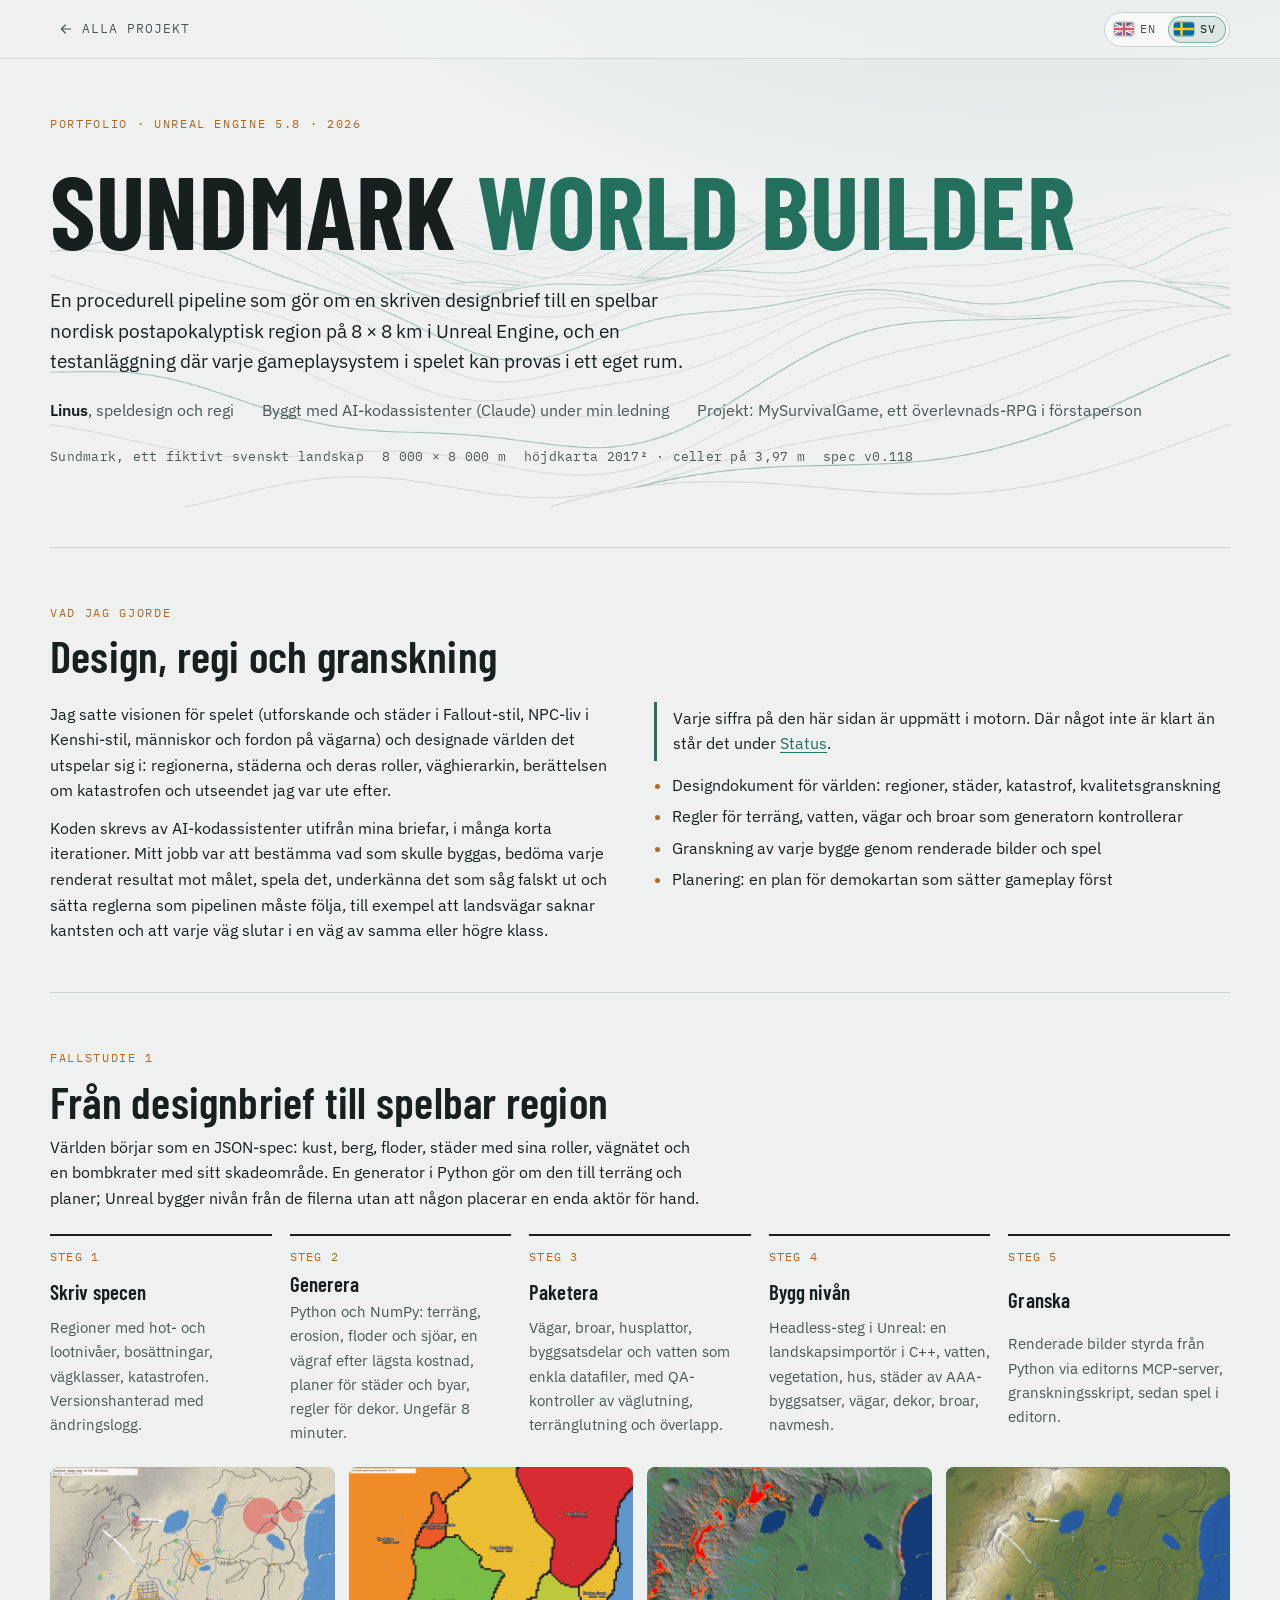
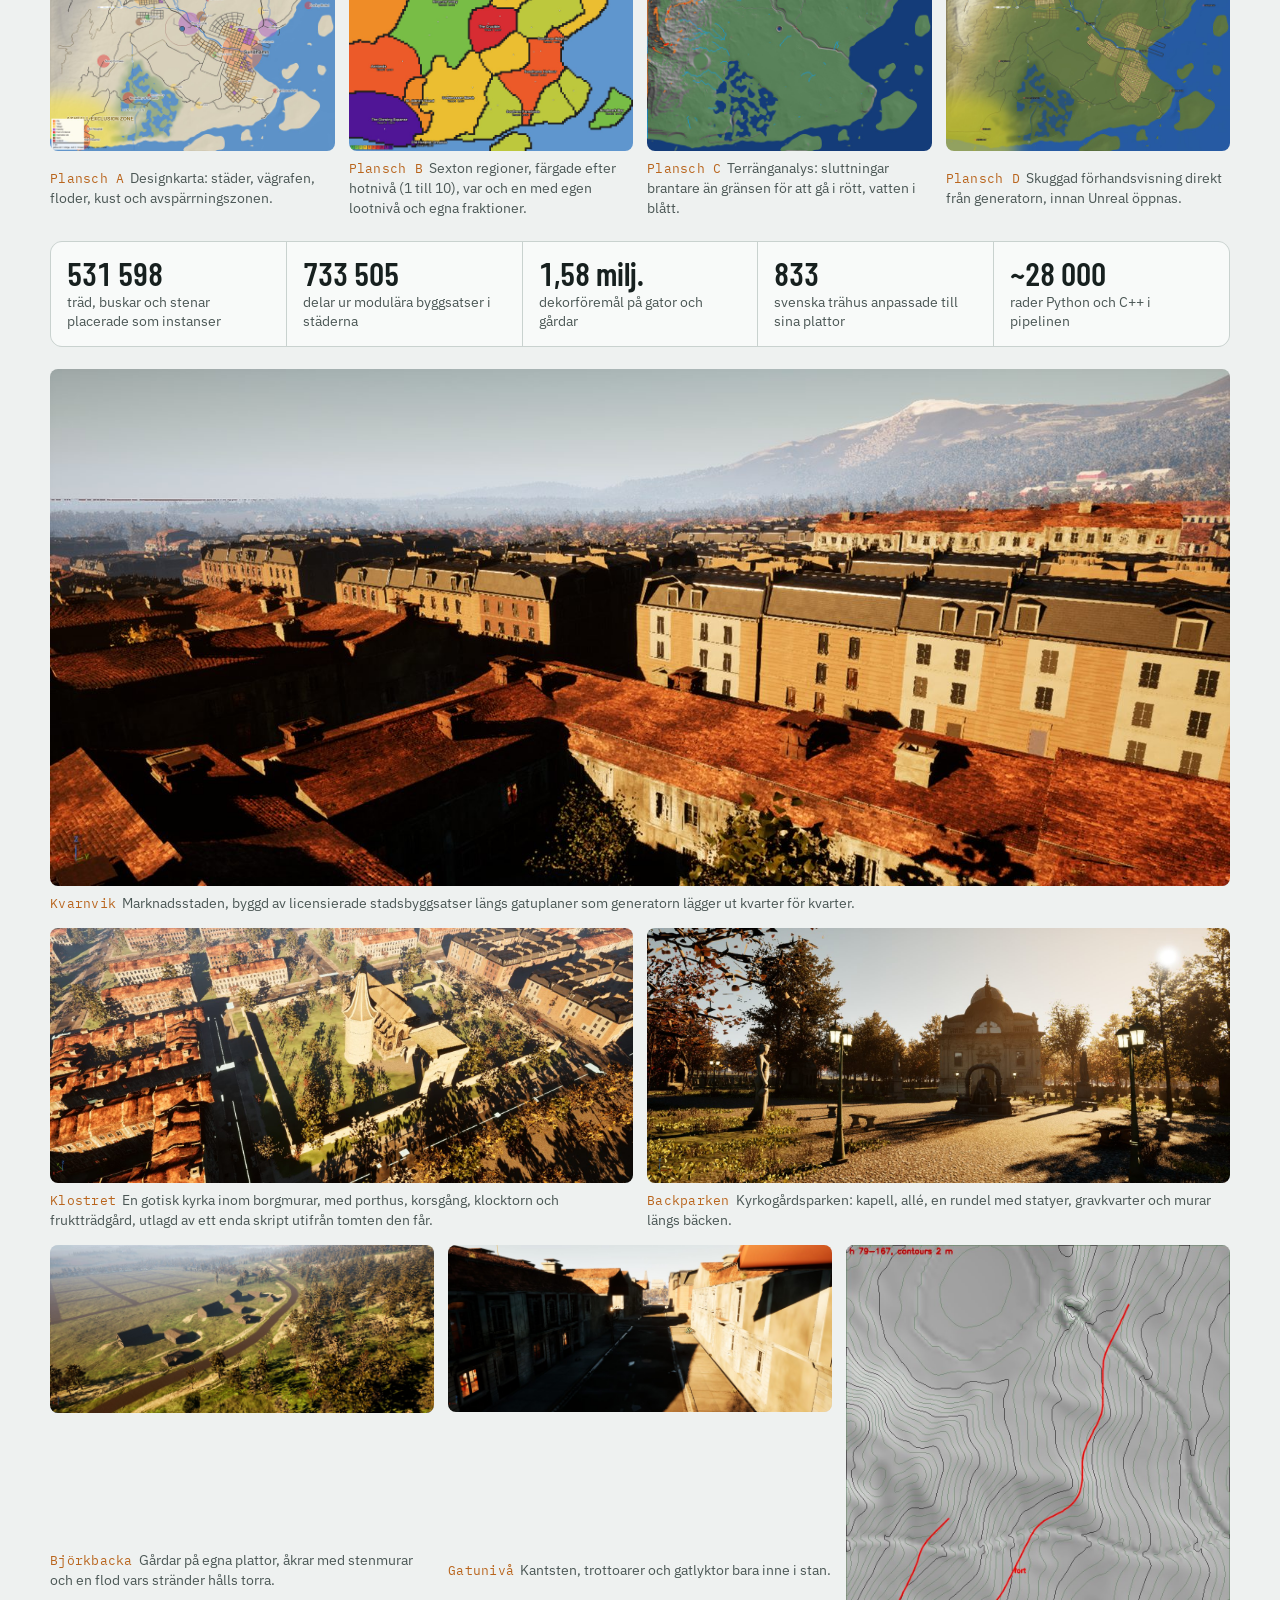
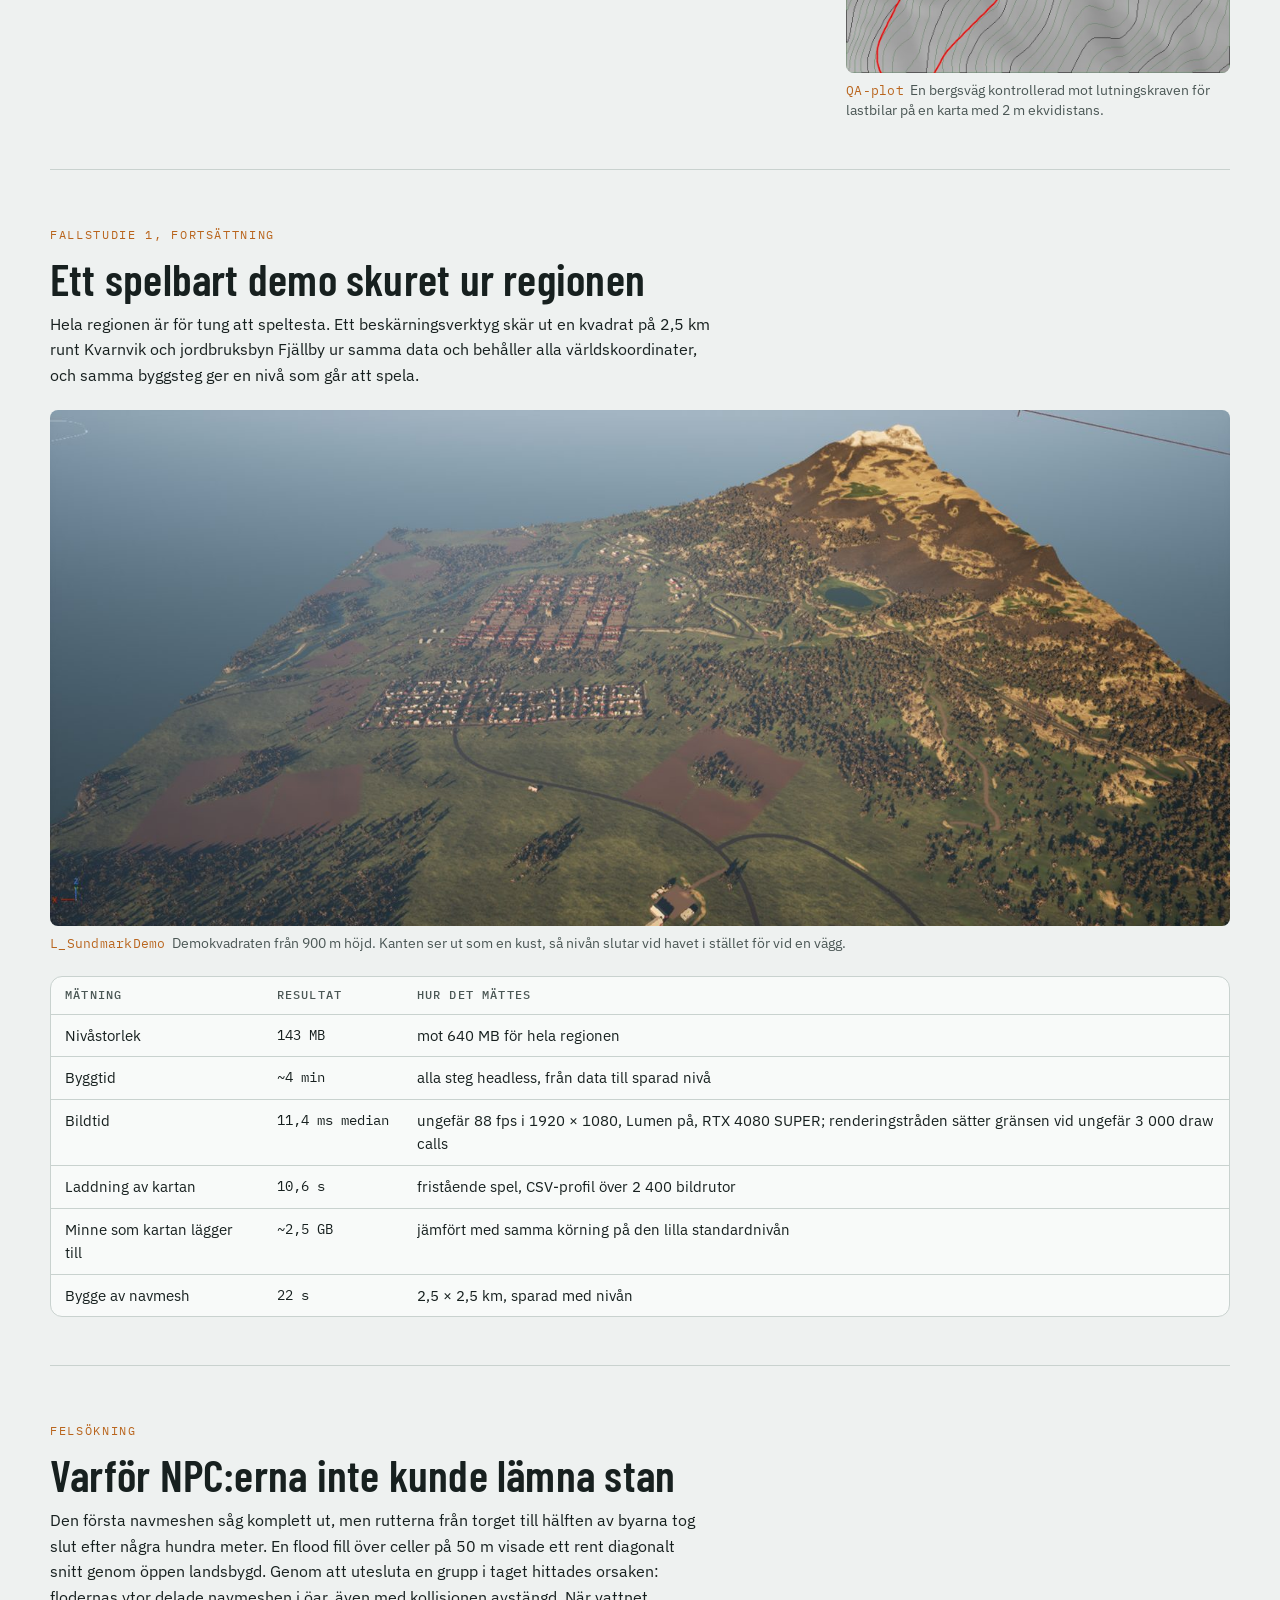
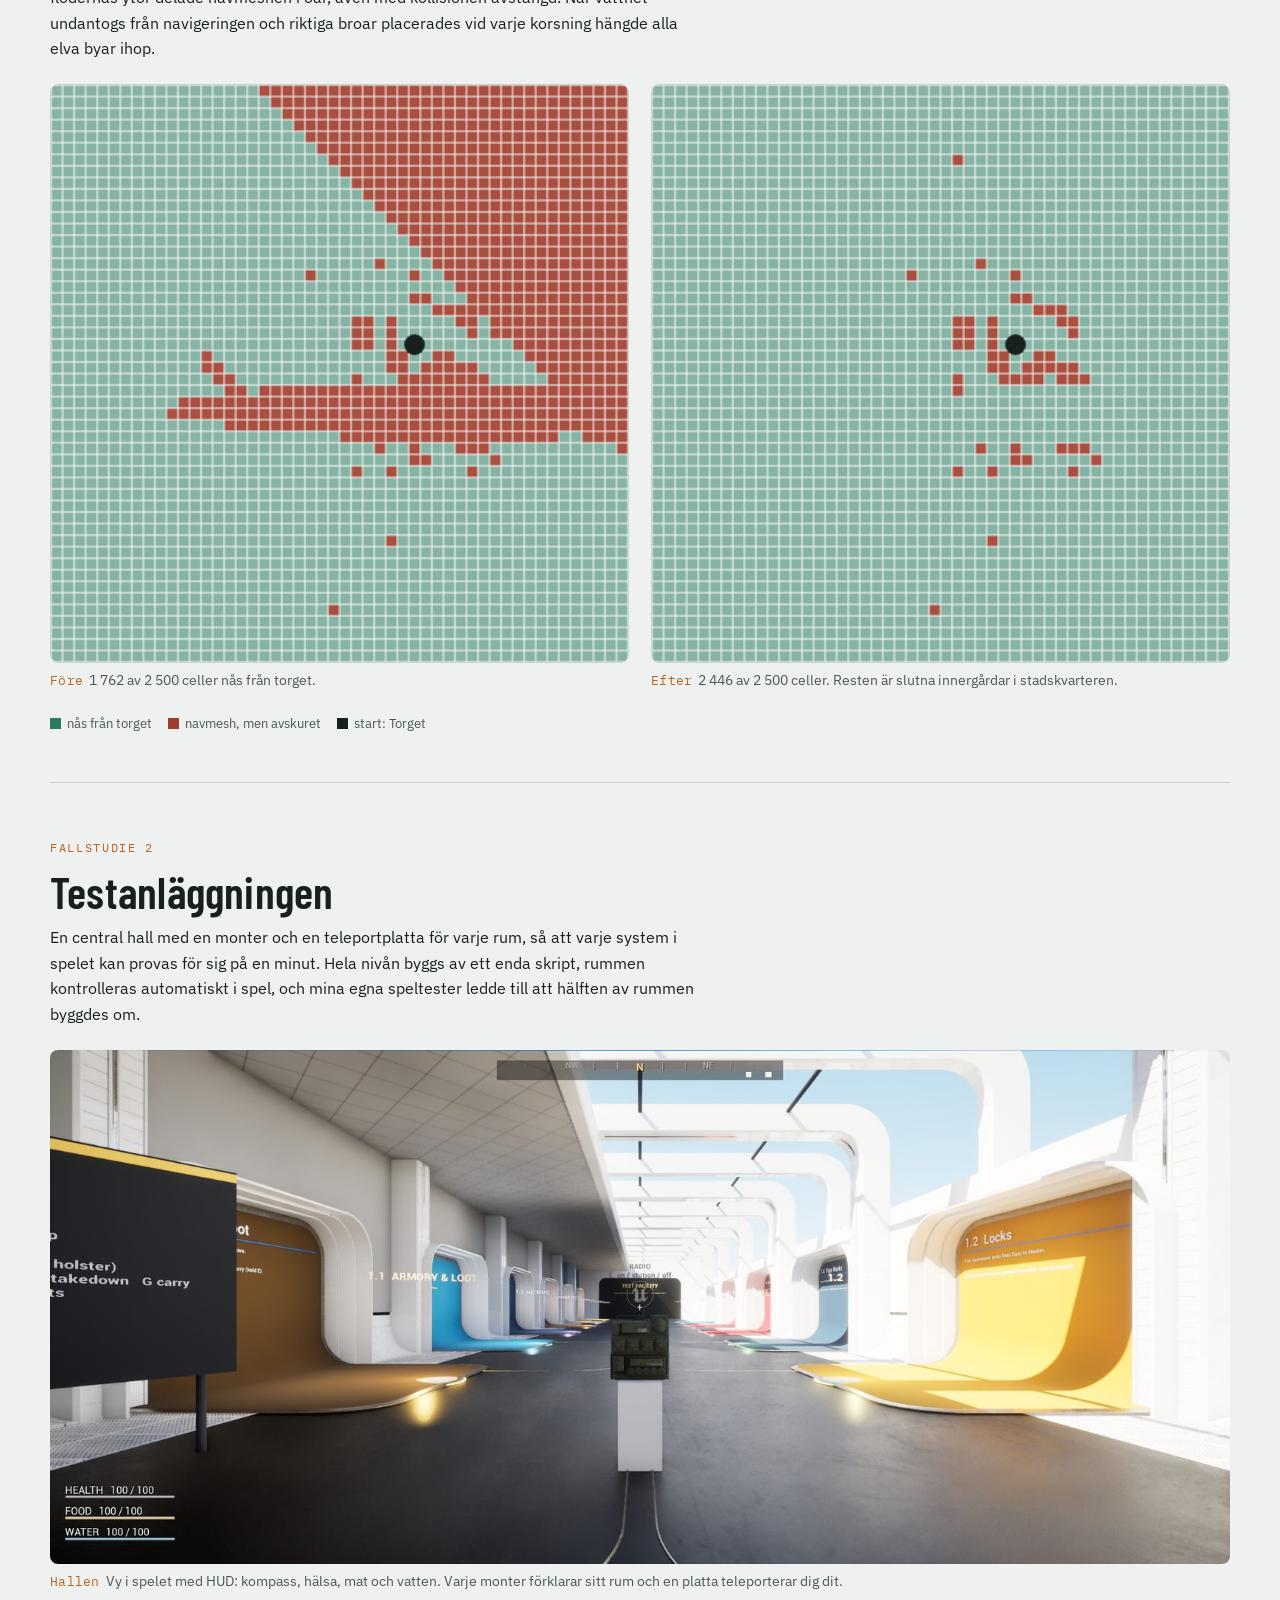
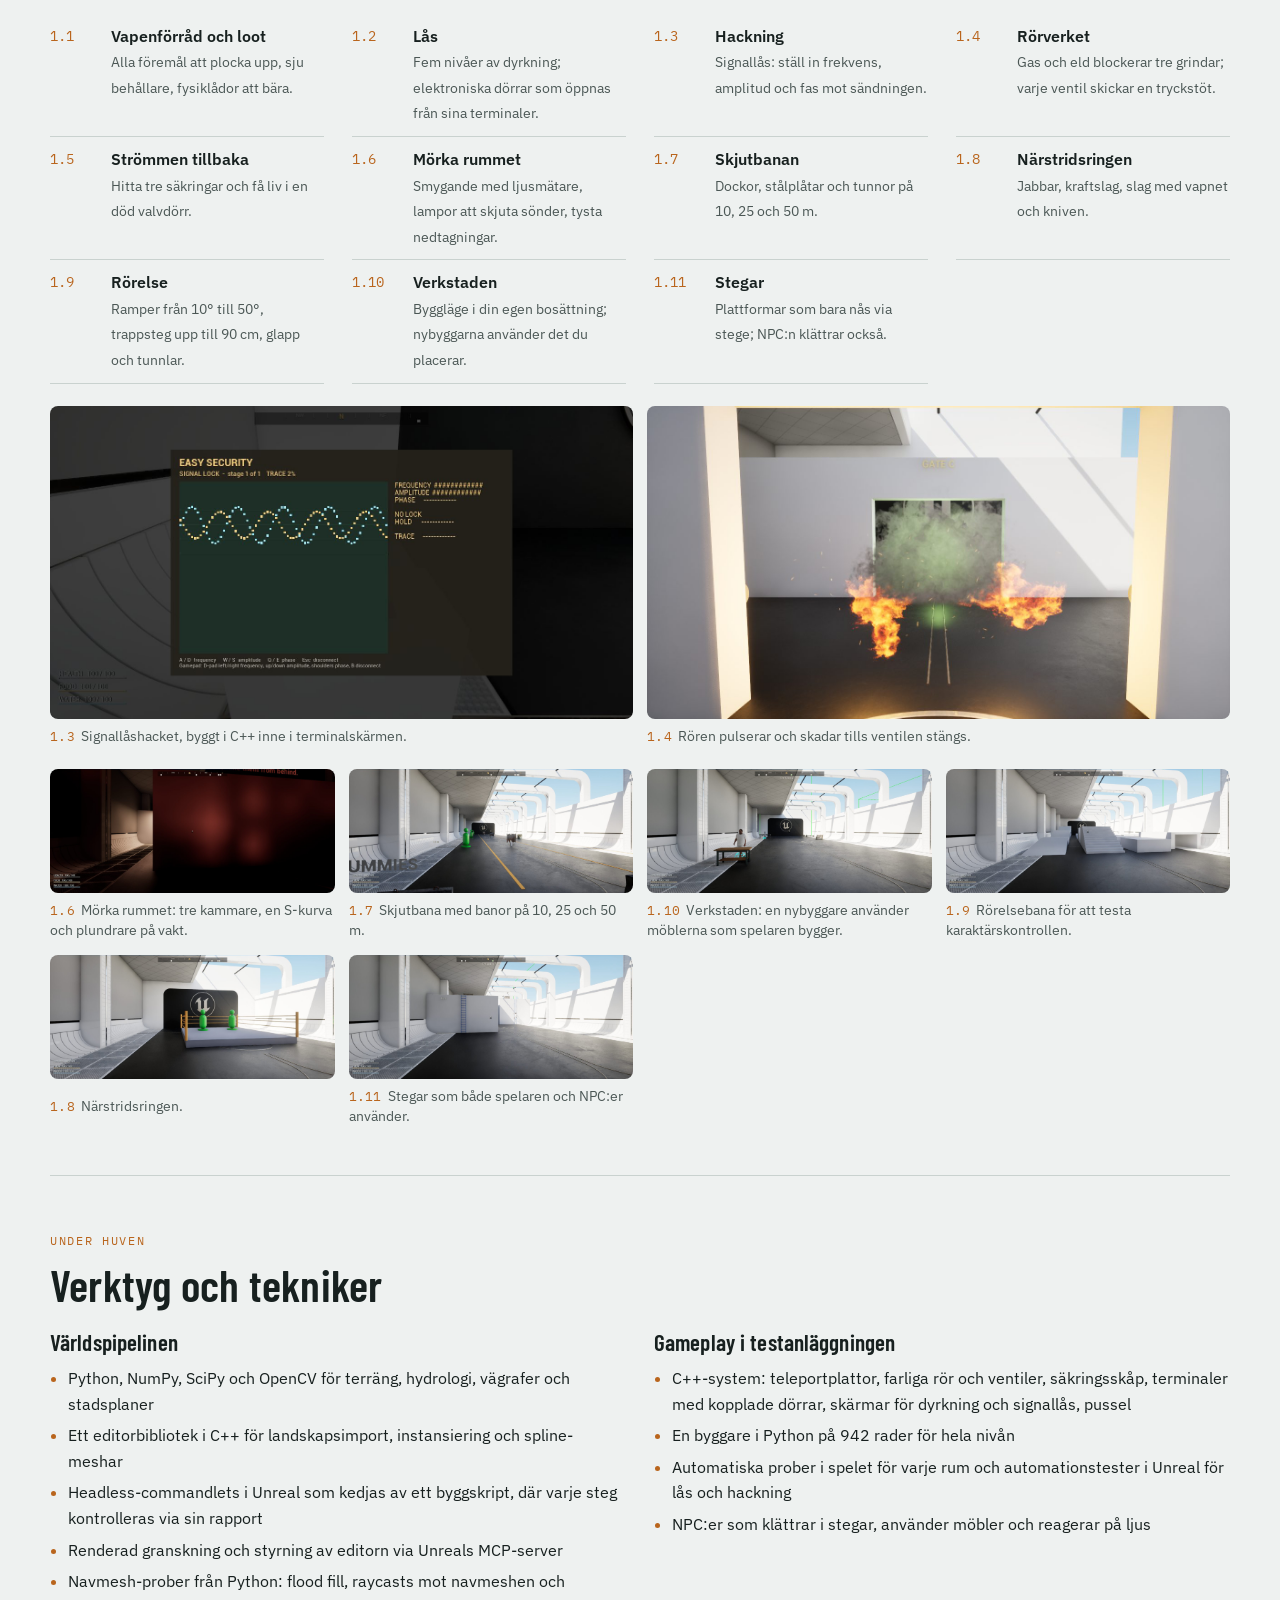
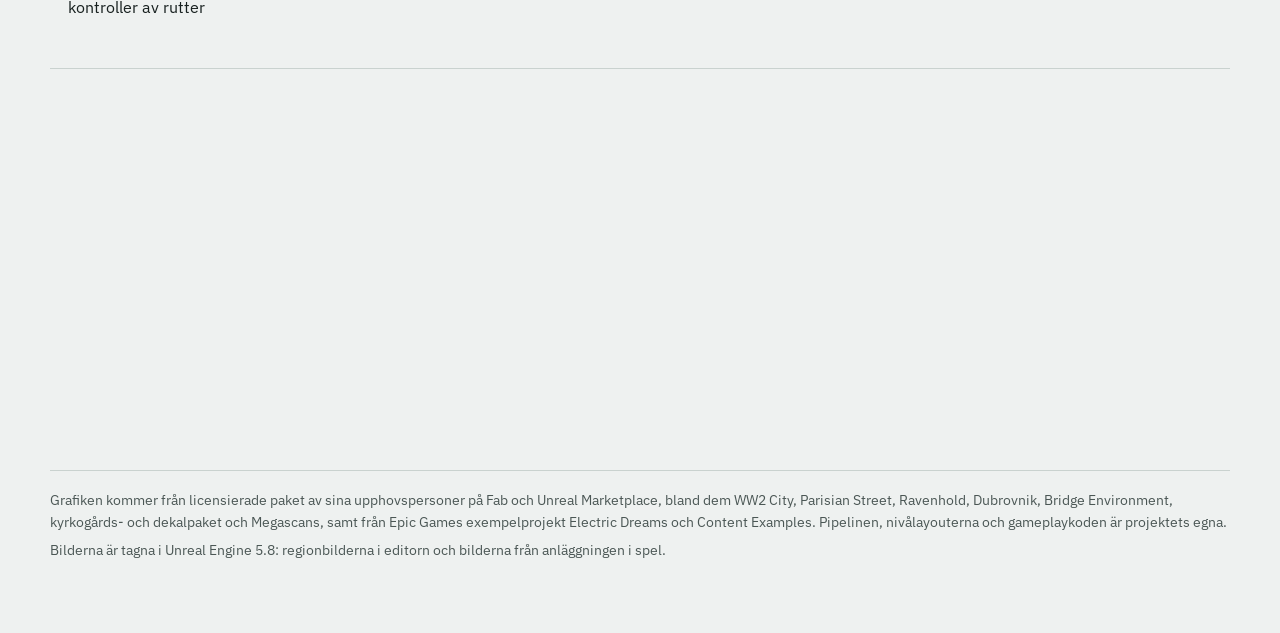
<file: sundmark.sv.html>
<!doctype html>
<html lang="sv">
<head>
<meta charset="utf-8">
<meta name="viewport" content="width=device-width,initial-scale=1,viewport-fit=cover">
<title>Sundmark World Builder</title>
<link rel="icon" href="favicon.svg" type="image/svg+xml">
<link rel="alternate" hreflang="en" href="sundmark.html">
<link rel="alternate" hreflang="sv" href="sundmark.sv.html">
<meta name="claude:viewport-fit-sides" content="cover">
<link rel="preconnect" href="https://fonts.googleapis.com">
<link rel="stylesheet" href="https://fonts.googleapis.com/css2?family=Barlow+Condensed:wght@500;600;700&family=IBM+Plex+Sans:ital,wght@0,400;0,500;0,600;1,400&family=IBM+Plex+Mono:wght@400;500&display=swap">
<style>
.crumb { padding-block: 12px; align-items: center; font-family: var(--mono); font-size: .8rem; letter-spacing: .08em; text-transform: uppercase; display: flex; flex-wrap: wrap; justify-content: space-between; gap: 8px 20px; }
.crumb > a { display: inline-flex; align-items: center; gap: 8px; padding: 6px 12px 6px 8px; border-radius: var(--r-sm); color: var(--ink-soft); text-decoration: none; transition: background-color .2s, color .2s; }
.crumb > a .ic { width: 16px; height: 16px; }
.crumb > a:hover { color: var(--accent); background: var(--glow); }
/* the same top bar, language switch, icons and back-to-top button as the other pages (site.css) */
html { scroll-padding-top: 76px; }
.crumb { position: sticky; top: 0; z-index: 15; }
.crumb::before { content: ""; position: absolute; z-index: -1; top: 0; bottom: 0; left: 50%; width: 100vw; transform: translateX(-50%);
  background: color-mix(in srgb, var(--paper) 84%, transparent); -webkit-backdrop-filter: saturate(1.2) blur(14px); backdrop-filter: saturate(1.2) blur(14px);
  border-bottom: 1px solid color-mix(in srgb, var(--rule) 75%, transparent); }
.ic { width: 1.05em; height: 1.05em; flex: none; }
.flag { width: 20px; height: 14px; flex: none; border-radius: 3px; box-shadow: 0 0 0 1px rgba(0, 0, 0, .2); }
.lang { display: inline-flex; align-items: center; gap: 2px; padding: 3px; border: 1px solid var(--rule); border-radius: 999px; background: var(--sheet); flex: none; text-transform: none; }
.lang a { display: inline-flex; align-items: center; gap: 6px; padding: 4px 10px 4px 6px; border-radius: 999px; font-family: var(--mono); font-size: .74rem; letter-spacing: .08em;
  color: var(--ink-soft); text-decoration: none; transition: background-color .2s, color .2s; }
.lang a:hover { color: var(--ink); }
.lang a .flag { opacity: .7; transition: opacity .2s; }
.lang a:hover .flag, .lang a[aria-current="true"] .flag { opacity: 1; }
.lang a[aria-current="true"] { background: var(--glow); color: var(--ink); box-shadow: inset 0 0 0 1px color-mix(in srgb, var(--accent) 45%, transparent); }
.totop { position: fixed; z-index: 25; right: max(16px, env(safe-area-inset-right, 0px)); bottom: max(16px, env(safe-area-inset-bottom, 0px)); width: 46px; height: 46px; padding: 0;
  display: grid; place-items: center; border-radius: 50%; border: 1px solid var(--rule); background: var(--sheet); color: var(--ink); cursor: pointer; box-shadow: var(--shadow);
  opacity: 0; visibility: hidden; transform: translateY(10px); transition: opacity .25s, transform .25s, visibility 0s .25s, border-color .2s, color .2s; }
.totop.show { opacity: 1; visibility: visible; transform: none; transition: opacity .25s, transform .25s, border-color .2s, color .2s; }
.totop:hover { border-color: var(--accent); color: var(--accent); }
.totop .ic { width: 20px; height: 20px; }
body:has(.lb) .totop { display: none; }

/* Layout: a survey sheet. One reading column, wide figures that break out of it, map plates set like atlas pages. */
:root {
  --paper: #eef1f0;        /* cool survey paper */
  --sheet: #f8faf9;
  --ink: #17201f;
  --ink-soft: #4b5755;
  --rule: #c9d2cf;
  --accent: #23705f;       /* lichen green: the map's own forest tint */
  --mark: #b9651d;         /* survey orange for coordinates and figures */
  --cut: #a13d2d;          /* cut off on the navmesh */
  --ok: #2c7a62;
  --void: #d9dfdd;
  --display: "Barlow Condensed", "Arial Narrow", "Roboto Condensed", sans-serif;
  --body: "IBM Plex Sans", "Segoe UI", system-ui, sans-serif;
  --mono: "IBM Plex Mono", ui-monospace, "Cascadia Mono", Consolas, monospace;
  --measure: 66ch;
  --r: 12px;
  --r-sm: 8px;
  --glow: color-mix(in srgb, var(--accent) 14%, transparent);
  --shadow: 0 18px 40px -26px rgba(8, 18, 16, .55);
}
@media (prefers-color-scheme: dark) {
  :root:not([data-theme="light"]) {
    --paper: #0f1615; --sheet: #151e1d; --ink: #e3ebe8; --ink-soft: #9fb0ab; --rule: #2a3735;
    --accent: #6cc2aa; --mark: #e0954f; --cut: #e0725e; --ok: #5fbf9a; --void: #1d2826; color-scheme: dark;
  }
}
:root[data-theme="dark"] {
  --paper: #0f1615; --sheet: #151e1d; --ink: #e3ebe8; --ink-soft: #9fb0ab; --rule: #2a3735;
  --accent: #6cc2aa; --mark: #e0954f; --cut: #e0725e; --ok: #5fbf9a; --void: #1d2826; color-scheme: dark;
}

* { box-sizing: border-box; }
body {
  background: radial-gradient(1100px 560px at 80% -160px, color-mix(in srgb, var(--accent) 13%, transparent), transparent 70%) no-repeat, var(--paper);
  overflow-x: clip;
  color: var(--ink); font: 400 16px/1.6 var(--body);
  padding-left: max(16px, env(safe-area-inset-left, 0px)); padding-right: max(16px, env(safe-area-inset-right, 0px));
  padding-block: 0 72px;
}
.wrap { max-width: 1180px; margin: 0 auto; }
.col { max-width: var(--measure); }
h1, h2, h3 { font-family: var(--display); font-weight: 600; line-height: 1.05; text-wrap: balance; margin: 0; letter-spacing: .005em; }
h2 { font-size: clamp(2rem, 4vw, 2.8rem); }
h3 { font-size: 1.45rem; }
p { margin: 0; }
a { color: var(--accent); text-underline-offset: 3px; }
a:focus-visible, button:focus-visible { outline: 2px solid var(--mark); outline-offset: 3px; }
.mono { font-family: var(--mono); font-size: .82rem; letter-spacing: .02em; }
.eyebrow { font-family: var(--mono); font-size: .74rem; text-transform: uppercase; letter-spacing: .14em; color: var(--mark); }

/* hero */
.hero { position: relative; padding-block: 56px 40px; display: grid; gap: 22px; }
.hero canvas { position: absolute; inset: 0; width: 100%; height: 100%; z-index: 0; pointer-events: none; opacity: .55; }
.hero > *:not(canvas) { position: relative; z-index: 1; }
.hero h1 { font-size: clamp(3rem, 9vw, 6.4rem); font-weight: 700; text-transform: uppercase; letter-spacing: .01em; }
.hero h1 span { color: var(--accent); }
.lede { font-size: 1.18rem; max-width: 60ch; color: var(--ink); }
.byline { display: flex; flex-wrap: wrap; gap: 8px 28px; color: var(--ink-soft); }
.byline b { color: var(--ink); font-weight: 600; }

.coords { display: flex; flex-wrap: wrap; gap: 6px 18px; color: var(--ink-soft); }

section { padding-block: 56px 8px; border-top: 1px solid var(--rule); margin-top: 40px; display: grid; gap: 22px; }
section > header { display: grid; gap: 10px; }

/* numbers strip */
.figures { display: grid; grid-template-columns: repeat(auto-fit, minmax(170px, 1fr)); gap: 1px; background: var(--rule); border: 1px solid var(--rule); border-radius: var(--r); overflow: hidden; }
.figures div { background: var(--sheet); padding: 14px 16px 16px; display: grid; gap: 2px; min-width: 0; }
.figures b { font-family: var(--display); font-size: 2rem; font-weight: 600; font-variant-numeric: tabular-nums; line-height: 1.1; }
.figures span { color: var(--ink-soft); font-size: .86rem; line-height: 1.35; }

/* pipeline: a real sequence */
.steps { list-style: none; margin: 0; padding: 0; display: grid; grid-template-columns: repeat(auto-fit, minmax(210px, 1fr)); gap: 18px; counter-reset: s; }
.steps li { counter-increment: s; display: grid; gap: 6px; padding-top: 12px; border-top: 2px solid var(--ink); min-width: 0; }
.steps li::before { content: "Steg " counter(s); font-family: var(--mono); font-size: .74rem; letter-spacing: .1em; text-transform: uppercase; color: var(--mark); }
.steps h3 { font-size: 1.3rem; }
.steps p { color: var(--ink-soft); font-size: .94rem; }

/* figures and plates */
figure { margin: 0; display: grid; gap: 8px; min-width: 0; }
figure img { width: 100%; height: auto; display: block; background: var(--void); cursor: zoom-in; border-radius: var(--r-sm); }
figcaption { font-size: .86rem; color: var(--ink-soft); line-height: 1.45; }
figcaption .mono { color: var(--mark); margin-right: 6px; }
.wide { display: grid; gap: 14px; }
.pair { display: grid; grid-template-columns: repeat(auto-fit, minmax(300px, 1fr)); gap: 14px; }
.trio { display: grid; grid-template-columns: repeat(auto-fit, minmax(240px, 1fr)); gap: 14px; }
.plates { display: grid; grid-template-columns: repeat(auto-fit, minmax(220px, 1fr)); gap: 14px; }
.plates img { aspect-ratio: 1; object-fit: cover; }

/* rooms list */
.rooms { display: grid; grid-template-columns: repeat(auto-fit, minmax(260px, 1fr)); gap: 0 28px; margin: 0; }
.rooms div { display: grid; grid-template-columns: 3.2rem 1fr; gap: 2px 10px; padding-block: 10px; border-bottom: 1px solid var(--rule); min-width: 0; }
.rooms dt { font-family: var(--mono); font-size: .85rem; color: var(--mark); padding-top: 2px; }
.rooms dd { margin: 0; }
.rooms dd b { display: block; font-weight: 600; }
.rooms dd span { color: var(--ink-soft); font-size: .9rem; }

/* navmesh grids */
.grids { display: grid; grid-template-columns: repeat(auto-fit, minmax(260px, 1fr)); gap: 22px; }
.grid-fig canvas { width: 100%; height: auto; aspect-ratio: 1; display: block; background: var(--sheet); border: 1px solid var(--rule); border-radius: var(--r-sm); }
.legend { display: flex; flex-wrap: wrap; gap: 6px 16px; font-size: .84rem; color: var(--ink-soft); }
.legend i { display: inline-block; width: 11px; height: 11px; margin-right: 6px; vertical-align: -1px; }

/* tables */
.tbl { overflow-x: auto; border: 1px solid var(--rule); border-radius: var(--r); background: var(--sheet); }
table { border-collapse: collapse; width: 100%; min-width: 560px; font-size: .92rem; }
th, td { text-align: left; padding: 9px 14px; border-bottom: 1px solid var(--rule); vertical-align: top; }
th { font-family: var(--mono); font-size: .74rem; text-transform: uppercase; letter-spacing: .1em; color: var(--ink-soft); font-weight: 500; }
td.num { font-variant-numeric: tabular-nums; white-space: nowrap; font-family: var(--mono); font-size: .86rem; }
tr:last-child td { border-bottom: 0; }

.twocol { display: grid; grid-template-columns: repeat(auto-fit, minmax(300px, 1fr)); gap: 28px; }
.twocol > div { display: grid; gap: 12px; align-content: start; min-width: 0; }
ul.plain { margin: 0; padding-left: 1.1em; display: grid; gap: 6px; }
ul.plain li::marker { color: var(--mark); }
.note { border-left: 3px solid var(--accent); padding: 4px 0 4px 16px; color: var(--ink); }

/* lightbox */
.lb { position: fixed; inset: 0; background: rgba(8, 12, 12, .92); display: grid; place-items: center; z-index: 20;
  padding: max(16px, env(safe-area-inset-top, 0px)) max(16px, env(safe-area-inset-right, 0px)) max(16px, env(safe-area-inset-bottom, 0px)) max(16px, env(safe-area-inset-left, 0px)); }
.lb img { max-width: 100%; max-height: calc(100vh - 110px); width: auto; height: auto; border-radius: 0; }
.lb p { color: #dfe7e4; font-size: .9rem; max-width: 80ch; margin-top: 10px; text-align: center; }
.lb button { position: absolute; top: max(14px, env(safe-area-inset-top, 0px)); right: max(14px, env(safe-area-inset-right, 0px)); background: #1c2725; color: #eef3f1;
  border: 1px solid #3a4a47; font: 500 .9rem var(--body); padding: 8px 14px; border-radius: var(--r-sm); cursor: pointer; }
.lb figure { display: grid; justify-items: center; }

footer { margin-top: 56px; padding-top: 18px; border-top: 1px solid var(--rule); color: var(--ink-soft); font-size: .86rem; display: grid; gap: 6px; }

@media (prefers-reduced-motion: no-preference) {
  .hero h1, .hero .lede { animation: rise .7s ease-out both; }
  .hero .lede { animation-delay: .12s; }
  @keyframes rise { from { transform: translateY(8px); opacity: .001; } to { transform: none; opacity: 1; } }
}
</style>
<style>:root{padding-top:env(safe-area-inset-top,0px);padding-bottom:env(safe-area-inset-bottom,0px)} img{max-width:100%} [hidden]{display:none!important} body{margin:0}</style>
</head>
<body>

<div class="wrap">
  <nav class="crumb" aria-label="Webbplats"><a href="./?lang=sv"><i data-icon="arrow-left"></i>Alla projekt</a><span class="lang" role="group" aria-label="Språk"><a href="sundmark.html" hreflang="en" lang="en" aria-label="English" onclick="try{localStorage.setItem('portfolio-lang','en')}catch(e){}"><i data-icon="flag-gb"></i><span>EN</span></a><a href="sundmark.sv.html" hreflang="sv" lang="sv" aria-label="Svenska" aria-current="true"><i data-icon="flag-se"></i><span>SV</span></a></span></nav>
  <header class="hero">
    <canvas id="topo" aria-hidden="true"></canvas>
    <p class="eyebrow">Portfolio · Unreal Engine 5.8 · 2026</p>
    <h1>Sundmark <span>World Builder</span></h1>
    <p class="lede">En procedurell pipeline som gör om en skriven designbrief till en spelbar nordisk postapokalyptisk region på 8 × 8 km i Unreal Engine, och en testanläggning där varje gameplaysystem i spelet kan provas i ett eget rum.</p>
    <div class="byline">
      <span><b>Linus</b>, speldesign och regi</span>
      <span>Byggt med AI-kodassistenter (Claude) under min ledning</span>
      <span>Projekt: MySurvivalGame, ett överlevnads-RPG i förstaperson</span>
    </div>
    <div class="coords mono" aria-label="Fakta om kartan">
      <span>Sundmark, ett fiktivt svenskt landskap</span><span>8 000 × 8 000 m</span><span>höjdkarta 2017² · celler på 3,97 m</span><span>spec v0.118</span>
    </div>
  </header>

  <section aria-labelledby="role">
    <header>
      <p class="eyebrow">Vad jag gjorde</p>
      <h2 id="role">Design, regi och granskning</h2>
    </header>
    <div class="twocol">
      <div class="col">
        <p>Jag satte visionen för spelet (utforskande och städer i Fallout-stil, NPC-liv i Kenshi-stil, människor och fordon på vägarna) och designade världen det utspelar sig i: regionerna, städerna och deras roller, väghierarkin, berättelsen om katastrofen och utseendet jag var ute efter.</p>
        <p>Koden skrevs av AI-kodassistenter utifrån mina briefar, i många korta iterationer. Mitt jobb var att bestämma vad som skulle byggas, bedöma varje renderat resultat mot målet, spela det, underkänna det som såg falskt ut och sätta reglerna som pipelinen måste följa, till exempel att landsvägar saknar kantsten och att varje väg slutar i en väg av samma eller högre klass.</p>
      </div>
      <div>
        <p class="note">Varje siffra på den här sidan är uppmätt i motorn. Där något inte är klart än står det under <a href="#status">Status</a>.</p>
        <ul class="plain">
          <li>Designdokument för världen: regioner, städer, katastrof, kvalitetsgranskning</li>
          <li>Regler för terräng, vatten, vägar och broar som generatorn kontrollerar</li>
          <li>Granskning av varje bygge genom renderade bilder och spel</li>
          <li>Planering: en plan för demokartan som sätter gameplay först</li>
        </ul>
      </div>
    </div>
  </section>

  <section aria-labelledby="mapgen">
    <header>
      <p class="eyebrow">Fallstudie 1</p>
      <h2 id="mapgen">Från designbrief till spelbar region</h2>
      <p class="col">Världen börjar som en JSON-spec: kust, berg, floder, städer med sina roller, vägnätet och en bombkrater med sitt skadeområde. En generator i Python gör om den till terräng och planer; Unreal bygger nivån från de filerna utan att någon placerar en enda aktör för hand.</p>
    </header>

    <ol class="steps">
      <li><h3>Skriv specen</h3><p>Regioner med hot- och lootnivåer, bosättningar, vägklasser, katastrofen. Versionshanterad med ändringslogg.</p></li>
      <li><h3>Generera</h3><p>Python och NumPy: terräng, erosion, floder och sjöar, en vägraf efter lägsta kostnad, planer för städer och byar, regler för dekor. Ungefär 8 minuter.</p></li>
      <li><h3>Paketera</h3><p>Vägar, broar, husplattor, byggsatsdelar och vatten som enkla datafiler, med QA-kontroller av väglutning, terränglutning och överlapp.</p></li>
      <li><h3>Bygg nivån</h3><p>Headless-steg i Unreal: en landskapsimportör i C++, vatten, vegetation, hus, städer av AAA-byggsatser, vägar, dekor, broar, navmesh.</p></li>
      <li><h3>Granska</h3><p>Renderade bilder styrda från Python via editorns MCP-server, granskningsskript, sedan spel i editorn.</p></li>
    </ol>

    <div class="plates">
      <figure><img src="img/plan_design_map.jpg" alt="Designkarta över Sundmark med städer, vägar, floder, kusten och avspärrningszonen" loading="lazy"><figcaption><span class="mono">Plansch A</span>Designkarta: städer, vägrafen, floder, kust och avspärrningszonen.</figcaption></figure>
      <figure><img src="img/plan_region_map.jpg" alt="Regionkarta färgad efter hotnivå" loading="lazy"><figcaption><span class="mono">Plansch B</span>Sexton regioner, färgade efter hotnivå (1 till 10), var och en med egen lootnivå och egna fraktioner.</figcaption></figure>
      <figure><img src="img/plan_terrain_analysis.jpg" alt="Terränganalys med för branta sluttningar i rött" loading="lazy"><figcaption><span class="mono">Plansch C</span>Terränganalys: sluttningar brantare än gränsen för att gå i rött, vatten i blått.</figcaption></figure>
      <figure><img src="img/plan_preview.jpg" alt="Skuggad förhandsvisning av den genererade terrängen med städer" loading="lazy"><figcaption><span class="mono">Plansch D</span>Skuggad förhandsvisning direkt från generatorn, innan Unreal öppnas.</figcaption></figure>
    </div>

    <div class="figures" role="list">
      <div role="listitem"><b>531 598</b><span>träd, buskar och stenar placerade som instanser</span></div>
      <div role="listitem"><b>733 505</b><span>delar ur modulära byggsatser i städerna</span></div>
      <div role="listitem"><b>1,58 milj.</b><span>dekorföremål på gator och gårdar</span></div>
      <div role="listitem"><b>833</b><span>svenska trähus anpassade till sina plattor</span></div>
      <div role="listitem"><b>~28 000</b><span>rader Python och C++ i pipelinen</span></div>
    </div>

    <div class="wide">
      <figure><img src="img/map_v3_kv_low.jpg" alt="Kvarnviks hustak med berg i fjärran" loading="lazy"><figcaption><span class="mono">Kvarnvik</span>Marknadsstaden, byggd av licensierade stadsbyggsatser längs gatuplaner som generatorn lägger ut kvarter för kvarter.</figcaption></figure>
      <div class="pair">
        <figure><img src="img/map_m_aerial.jpg" alt="Kloster inom murar med gotisk kyrka, korsgång och fruktträdgård" loading="lazy"><figcaption><span class="mono">Klostret</span>En gotisk kyrka inom borgmurar, med porthus, korsgång, klocktorn och fruktträdgård, utlagd av ett enda skript utifrån tomten den får.</figcaption></figure>
        <figure><img src="img/map_c_gate.jpg" alt="Kyrkogårdspark med kupolkapell, lyktor och en grusallé" loading="lazy"><figcaption><span class="mono">Backparken</span>Kyrkogårdsparken: kapell, allé, en rundel med statyer, gravkvarter och murar längs bäcken.</figcaption></figure>
      </div>
      <div class="trio">
        <figure><img src="img/map_v2_bjork_air.jpg" alt="Gårdar och åkrar vid en flod" loading="lazy"><figcaption><span class="mono">Björkbacka</span>Gårdar på egna plattor, åkrar med stenmurar och en flod vars stränder hålls torra.</figcaption></figure>
        <figure><img src="img/map_n_miller_low.jpg" alt="En gata i Kvarnvik i gatuhöjd" loading="lazy"><figcaption><span class="mono">Gatunivå</span>Kantsten, trottoarer och gatlyktor bara inne i stan.</figcaption></figure>
        <figure><img src="img/map_fort4.jpg" alt="Höjdkurvkarta över en bergsväg" loading="lazy"><figcaption><span class="mono">QA-plot</span>En bergsväg kontrollerad mot lutningskraven för lastbilar på en karta med 2 m ekvidistans.</figcaption></figure>
      </div>
    </div>
  </section>

  <section aria-labelledby="demo">
    <header>
      <p class="eyebrow">Fallstudie 1, fortsättning</p>
      <h2 id="demo">Ett spelbart demo skuret ur regionen</h2>
      <p class="col">Hela regionen är för tung att speltesta. Ett beskärningsverktyg skär ut en kvadrat på 2,5 km runt Kvarnvik och jordbruksbyn Fjällby ur samma data och behåller alla världskoordinater, och samma byggsteg ger en nivå som går att spela.</p>
    </header>
    <figure><img src="img/map_d1_over2.jpg" alt="Flygbild över demokvadraten på 2,5 km med staden, gårdar och ett berg" loading="lazy"><figcaption><span class="mono">L_SundmarkDemo</span>Demokvadraten från 900 m höjd. Kanten ser ut som en kust, så nivån slutar vid havet i stället för vid en vägg.</figcaption></figure>
    <div class="tbl">
      <table>
        <thead><tr><th>Mätning</th><th>Resultat</th><th>Hur det mättes</th></tr></thead>
        <tbody>
          <tr><td>Nivåstorlek</td><td class="num">143 MB</td><td>mot 640 MB för hela regionen</td></tr>
          <tr><td>Byggtid</td><td class="num">~4 min</td><td>alla steg headless, från data till sparad nivå</td></tr>
          <tr><td>Bildtid</td><td class="num">11,4 ms median</td><td>ungefär 88 fps i 1920 × 1080, Lumen på, RTX 4080 SUPER; renderingstråden sätter gränsen vid ungefär 3 000 draw calls</td></tr>
          <tr><td>Laddning av kartan</td><td class="num">10,6 s</td><td>fristående spel, CSV-profil över 2 400 bildrutor</td></tr>
          <tr><td>Minne som kartan lägger till</td><td class="num">~2,5 GB</td><td>jämfört med samma körning på den lilla standardnivån</td></tr>
          <tr><td>Bygge av navmesh</td><td class="num">22 s</td><td>2,5 × 2,5 km, sparad med nivån</td></tr>
        </tbody>
      </table>
    </div>
  </section>

  <section aria-labelledby="nav">
    <header>
      <p class="eyebrow">Felsökning</p>
      <h2 id="nav">Varför NPC:erna inte kunde lämna stan</h2>
      <p class="col">Den första navmeshen såg komplett ut, men rutterna från torget till hälften av byarna tog slut efter några hundra meter. En flood fill över celler på 50 m visade ett rent diagonalt snitt genom öppen landsbygd. Genom att utesluta en grupp i taget hittades orsaken: flodernas ytor delade navmeshen i öar, även med kollisionen avstängd. När vattnet undantogs från navigeringen och riktiga broar placerades vid varje korsning hängde alla elva byar ihop.</p>
    </header>
    <div class="grids">
      <figure class="grid-fig"><canvas id="gridBefore" width="500" height="500" role="img" aria-label="Före åtgärden: 1762 av 2500 celler sammanhängande; nordost är avskuret längs en diagonal"></canvas><figcaption><span class="mono">Före</span>1 762 av 2 500 celler nås från torget.</figcaption></figure>
      <figure class="grid-fig"><canvas id="gridAfter" width="500" height="500" role="img" aria-label="Efter åtgärden: 2446 av 2500 celler sammanhängande; bara slutna innergårdar återstår"></canvas><figcaption><span class="mono">Efter</span>2 446 av 2 500 celler. Resten är slutna innergårdar i stadskvarteren.</figcaption></figure>
    </div>
    <div class="legend"><span><i style="background:var(--ok)"></i>nås från torget</span><span><i style="background:var(--cut)"></i>navmesh, men avskuret</span><span><i style="background:var(--ink)"></i>start: Torget</span></div>
  </section>

  <section aria-labelledby="facility">
    <header>
      <p class="eyebrow">Fallstudie 2</p>
      <h2 id="facility">Testanläggningen</h2>
      <p class="col">En central hall med en monter och en teleportplatta för varje rum, så att varje system i spelet kan provas för sig på en minut. Hela nivån byggs av ett enda skript, rummen kontrolleras automatiskt i spel, och mina egna speltester ledde till att hälften av rummen byggdes om.</p>
    </header>
    <figure><img src="img/fac_hub.jpg" alt="Den centrala hallen med färgade montrar och spelets HUD" loading="lazy"><figcaption><span class="mono">Hallen</span>Vy i spelet med HUD: kompass, hälsa, mat och vatten. Varje monter förklarar sitt rum och en platta teleporterar dig dit.</figcaption></figure>
    <dl class="rooms">
      <div><dt>1.1</dt><dd><b>Vapenförråd och loot</b><span>Alla föremål att plocka upp, sju behållare, fysiklådor att bära.</span></dd></div>
      <div><dt>1.2</dt><dd><b>Lås</b><span>Fem nivåer av dyrkning; elektroniska dörrar som öppnas från sina terminaler.</span></dd></div>
      <div><dt>1.3</dt><dd><b>Hackning</b><span>Signallås: ställ in frekvens, amplitud och fas mot sändningen.</span></dd></div>
      <div><dt>1.4</dt><dd><b>Rörverket</b><span>Gas och eld blockerar tre grindar; varje ventil skickar en tryckstöt.</span></dd></div>
      <div><dt>1.5</dt><dd><b>Strömmen tillbaka</b><span>Hitta tre säkringar och få liv i en död valvdörr.</span></dd></div>
      <div><dt>1.6</dt><dd><b>Mörka rummet</b><span>Smygande med ljusmätare, lampor att skjuta sönder, tysta nedtagningar.</span></dd></div>
      <div><dt>1.7</dt><dd><b>Skjutbanan</b><span>Dockor, stålplåtar och tunnor på 10, 25 och 50 m.</span></dd></div>
      <div><dt>1.8</dt><dd><b>Närstridsringen</b><span>Jabbar, kraftslag, slag med vapnet och kniven.</span></dd></div>
      <div><dt>1.9</dt><dd><b>Rörelse</b><span>Ramper från 10° till 50°, trappsteg upp till 90 cm, glapp och tunnlar.</span></dd></div>
      <div><dt>1.10</dt><dd><b>Verkstaden</b><span>Byggläge i din egen bosättning; nybyggarna använder det du placerar.</span></dd></div>
      <div><dt>1.11</dt><dd><b>Stegar</b><span>Plattformar som bara nås via stege; NPC:n klättrar också.</span></dd></div>
    </dl>
    <div class="pair">
      <figure><img src="img/fac_hack.jpg" alt="Minispel för att hacka ett signallås på en terminalskärm" loading="lazy"><figcaption><span class="mono">1.3</span>Signallåshacket, byggt i C++ inne i terminalskärmen.</figcaption></figure>
      <figure><img src="img/fac_fire.jpg" alt="Eld och gas som strömmar ur rör framför en grind" loading="lazy"><figcaption><span class="mono">1.4</span>Rören pulserar och skadar tills ventilen stängs.</figcaption></figure>
    </div>
    <div class="trio">
      <figure><img src="img/fac_dark.jpg" alt="Mörka rummet i rött ljus" loading="lazy"><figcaption><span class="mono">1.6</span>Mörka rummet: tre kammare, en S-kurva och plundrare på vakt.</figcaption></figure>
      <figure><img src="img/fac_range.jpg" alt="Skjutbanans banor med mål" loading="lazy"><figcaption><span class="mono">1.7</span>Skjutbana med banor på 10, 25 och 50 m.</figcaption></figure>
      <figure><img src="img/fac_workshop.jpg" alt="Verkstadsrummet med en nybyggare" loading="lazy"><figcaption><span class="mono">1.10</span>Verkstaden: en nybyggare använder möblerna som spelaren bygger.</figcaption></figure>
      <figure><img src="img/fac_movement.jpg" alt="Rörelsebana med ramper och trappor" loading="lazy"><figcaption><span class="mono">1.9</span>Rörelsebana för att testa karaktärskontrollen.</figcaption></figure>
      <figure><img src="img/fac_melee.jpg" alt="Närstridsring med träningsdockor" loading="lazy"><figcaption><span class="mono">1.8</span>Närstridsringen.</figcaption></figure>
      <figure><img src="img/fac_ladders.jpg" alt="Stegrummet med en stege upp till en plattform" loading="lazy"><figcaption><span class="mono">1.11</span>Stegar som både spelaren och NPC:er använder.</figcaption></figure>
    </div>
  </section>

  <section aria-labelledby="tech">
    <header>
      <p class="eyebrow">Under huven</p>
      <h2 id="tech">Verktyg och tekniker</h2>
    </header>
    <div class="twocol">
      <div>
        <h3>Världspipelinen</h3>
        <ul class="plain">
          <li>Python, NumPy, SciPy och OpenCV för terräng, hydrologi, vägrafer och stadsplaner</li>
          <li>Ett editorbibliotek i C++ för landskapsimport, instansiering och spline-meshar</li>
          <li>Headless-commandlets i Unreal som kedjas av ett byggskript, där varje steg kontrolleras via sin rapport</li>
          <li>Renderad granskning och styrning av editorn via Unreals MCP-server</li>
          <li>Navmesh-prober från Python: flood fill, raycasts mot navmeshen och kontroller av rutter</li>
        </ul>
      </div>
      <div>
        <h3>Gameplay i testanläggningen</h3>
        <ul class="plain">
          <li>C++-system: teleportplattor, farliga rör och ventiler, säkringsskåp, terminaler med kopplade dörrar, skärmar för dyrkning och signallås, pussel</li>
          <li>En byggare i Python på 942 rader för hela nivån</li>
          <li>Automatiska prober i spelet för varje rum och automationstester i Unreal för lås och hackning</li>
          <li>NPC:er som klättrar i stegar, använder möbler och reagerar på ljus</li>
        </ul>
      </div>
    </div>
  </section>

  <section id="status" aria-labelledby="statush">
    <header>
      <p class="eyebrow">Status, oktober 2026</p>
      <h2 id="statush">Läget just nu</h2>
    </header>
    <div class="twocol">
      <div>
        <h3>Fungerar</h3>
        <ul class="plain">
          <li>Hela regionen och demonivån byggs från data, hela vägen</li>
          <li>Demonivån laddar, går att spela i editorn och har en sammanhängande navmesh</li>
          <li>Alla elva testrum, kontrollerade i spel</li>
        </ul>
      </div>
      <div>
        <h3>Nästa steg</h3>
        <ul class="plain">
          <li>Vägarna som vägaktörer i spelet, så att patruller, handlare och fordon kan resa mellan städerna</li>
          <li>Byggnader man kan gå in i, med början i klosterkyrkan</li>
          <li>Neutralt nordiskt dagsljus och barrskog; ljuset är för gyllene just nu</li>
          <li>En lång genomspelning av demot i spelarhöjd</li>
        </ul>
      </div>
    </div>
  </section>

  <footer>
    <p>Grafiken kommer från licensierade paket av sina upphovspersoner på Fab och Unreal Marketplace, bland dem WW2 City, Parisian Street, Ravenhold, Dubrovnik, Bridge Environment, kyrkogårds- och dekalpaket och Megascans, samt från Epic Games exempelprojekt Electric Dreams och Content Examples. Pipelinen, nivålayouterna och gameplaykoden är projektets egna.</p>
    <p>Bilderna är tagna i Unreal Engine 5.8: regionbilderna i editorn och bilderna från anläggningen i spel.</p>
  </footer>
</div>

<script src="ui.js"></script>
<script src="fx.js"></script>
<script>
(function () {
  // --- topographic lines behind the title (a fixed noise field, drawn once) ---
  const cv = document.getElementById("topo");
  function topo() {
    if (window.PortfolioFX) { PortfolioFX.terrain(cv); return; } // live 3D terrain (fx.js); the 2D contours below are the fallback
    const r = cv.getBoundingClientRect(); const dpr = Math.min(window.devicePixelRatio || 1, 2);
    cv.width = Math.max(1, Math.round(r.width * dpr)); cv.height = Math.max(1, Math.round(r.height * dpr));
    const g = cv.getContext("2d"); g.clearRect(0, 0, cv.width, cv.height);
    const col = getComputedStyle(document.documentElement).getPropertyValue("--rule").trim() || "#c9d2cf";
    const W = 120, H = Math.max(40, Math.round(120 * cv.height / cv.width)); const f = new Float32Array(W * H);
    for (let y = 0; y < H; y++) for (let x = 0; x < W; x++) {
      const u = x / W * 6, v = y / H * 6 * H / W;
      f[y * W + x] = Math.sin(u * 1.1 + Math.cos(v * .9)) + .6 * Math.cos(v * 1.7 - u * .5) + .35 * Math.sin((u + v) * 2.3) + u * .18;
    }
    g.strokeStyle = col; g.lineWidth = 1 * dpr; const sx = cv.width / (W - 1), sy = cv.height / (H - 1);
    for (let lv = -2; lv <= 3; lv += .22) {
      g.beginPath();
      for (let y = 0; y < H - 1; y++) for (let x = 0; x < W - 1; x++) {
        const a = f[y * W + x], b = f[y * W + x + 1], c = f[(y + 1) * W + x + 1], d = f[(y + 1) * W + x];
        const pts = []; const e = (p, q, x0, y0, x1, y1) => { if ((p < lv) !== (q < lv)) { const t = (lv - p) / (q - p); pts.push([(x0 + (x1 - x0) * t) * sx, (y0 + (y1 - y0) * t) * sy]); } };
        e(a, b, x, y, x + 1, y); e(b, c, x + 1, y, x + 1, y + 1); e(c, d, x + 1, y + 1, x, y + 1); e(d, a, x, y + 1, x, y);
        if (pts.length >= 2) { g.moveTo(pts[0][0], pts[0][1]); g.lineTo(pts[1][0], pts[1][1]); }
      }
      g.stroke();
    }
  }

  // --- navmesh flood-fill grids (probe_nav.py output, 50 m cells, north at the top) ---
  const before = [
"##################................................","###################...............................","####################..............................","#####################.............................","######################............................","#######################...........................","########################..........................","#########################.........................","##########################........................","###########################.......................","############################......................","#############################.....................","##############################....................","###############################...................","################################..................","############################.####.................","######################.########.##................","###################################...............","###############################..###..............","#################################.................","##########################..#.#####..#............","##########################..#.######.#............","##########################..#.##########..........","#############.###############..##..######.........","#############..##############..#.....#####........","##############..##########.###........#####.......","###############..#................................","###########.......................................","##########........................................","###############...................................","#########################...................##....","############################.##.###...###########.","###############################..#####.###########","##########################.##.######.#############","##################################################","##################################################","##################################################","##################################################","##################################################","#############################.####################","##################################################","##################################################","##################################################","##################################################","##################################################","########################.#########################","##################################################","##################################################","##################################################","##################################################"];
  const after = [
"##################################################","##################################################","##################################################","##################################################","##################################################","##################################################","##########################.#######################","##################################################","##################################################","##################################################","##################################################","##################################################","##################################################","##################################################","##################################################","############################.#####################","######################.########.##################","##################################################","###############################..#################","#################################...##############","##########################..#.#####..#############","##########################..#.######.#############","##########################..#.####################","#############################..##..###############","#############################..#.....#############","##########################.###....#...############","##########################.#######################","##################################################","##################################################","##################################################","##################################################","############################.##.###...############","###############################..#####.###########","##########################.##.######.#############","##################################################","##################################################","##################################################","##################################################","##################################################","#############################.####################","##################################################","##################################################","##################################################","##################################################","##################################################","########################.#########################","##################################################","##################################################","##################################################","##################################################"];
  // the start, Torget at x 2769, y 4324 m: column (2769-1225)/50, row from the north (5425-4324)/50
  const START = [31, 22];
  function grid(id, rows) {
    const c = document.getElementById(id); const g = c.getContext("2d"); const css = getComputedStyle(document.documentElement);
    const ok = css.getPropertyValue("--ok").trim(), cut = css.getPropertyValue("--cut").trim(), ink = css.getPropertyValue("--ink").trim(), bg = css.getPropertyValue("--sheet").trim();
    const n = rows.length, s = c.width / n; g.fillStyle = bg; g.fillRect(0, 0, c.width, c.height);
    rows.forEach((row, j) => [...row].forEach((ch, i) => {
      if (ch === " ") return; g.fillStyle = ch === "#" ? ok : cut; g.globalAlpha = ch === "#" ? .55 : .9; g.fillRect(i * s + .5, j * s + .5, s - 1, s - 1);
    }));
    g.globalAlpha = 1; g.fillStyle = ink; g.beginPath(); g.arc((START[0] + .5) * s, (START[1] + .5) * s, s * .9, 0, Math.PI * 2); g.fill();
  }
  function draw() { topo(); grid("gridBefore", before); grid("gridAfter", after); }
  draw();
  if (window.PortfolioFX) {
    PortfolioFX.reveal(document, "section > header, section > .twocol > div, .steps li, .plates figure, .figures > div, .wide > figure, .pair figure, .trio figure, .tbl, .rooms > div, .grids figure");
  }
  let t; window.addEventListener("resize", () => { clearTimeout(t); t = setTimeout(topo, 150); });
  try { matchMedia("(prefers-color-scheme: dark)").addEventListener("change", draw); } catch (e) {}
  new MutationObserver(draw).observe(document.documentElement, { attributes: true, attributeFilter: ["data-theme"] });

  // --- lightbox ---
  document.addEventListener("click", (e) => {
    const img = e.target.closest("figure img"); if (!img) return;
    const cap = img.parentElement.querySelector("figcaption");
    const lb = document.createElement("div"); lb.className = "lb"; lb.setAttribute("role", "dialog"); lb.setAttribute("aria-label", img.alt);
    lb.innerHTML = '<button type="button">Stäng</button><figure><img alt=""><p></p></figure>';
    lb.querySelector("img").src = img.src; lb.querySelector("img").alt = img.alt; lb.querySelector("p").textContent = cap ? cap.textContent : "";
    const close = () => { lb.remove(); document.removeEventListener("keydown", key); img.focus && img.focus(); };
    const key = (k) => { if (k.key === "Escape") close(); };
    lb.addEventListener("click", (k) => { if (k.target === lb || k.target.tagName === "BUTTON") close(); });
    document.addEventListener("keydown", key); document.body.appendChild(lb); lb.querySelector("button").focus();
  });
})();
</script>

</body>
</html>
</file>
<file: site.css>
/* Layout: a survey atlas. A tall name plate over topographic lines, one featured plate, then a two-column index of work.
   Shared by index.html (app.js renders it) and the case-study pages. */
:root {
  --paper: #eef1f0;
  --sheet: #f8faf9;
  --ink: #17201f;
  --ink-soft: #4b5755;
  --rule: #c9d2cf;
  --accent: #23705f;
  --mark: #b9651d;
  --cut: #a13d2d;
  --ok: #2c7a62;
  --void: #d9dfdd;
  --veil: rgba(23, 32, 31, .72);
  --display: "Barlow Condensed", "Arial Narrow", "Roboto Condensed", sans-serif;
  --body: "IBM Plex Sans", "Segoe UI", system-ui, sans-serif;
  --mono: "IBM Plex Mono", ui-monospace, "Cascadia Mono", Consolas, monospace;
  --measure: 66ch;
  --r: 12px;
  --r-sm: 8px;
  --glow: color-mix(in srgb, var(--accent) 14%, transparent);
  --shadow: 0 18px 40px -26px rgba(8, 18, 16, .55);
}
@media (prefers-color-scheme: dark) {
  :root:not([data-theme="light"]) {
    --paper: #0f1615; --sheet: #151e1d; --ink: #e3ebe8; --ink-soft: #9fb0ab; --rule: #2a3735;
    --accent: #6cc2aa; --mark: #e0954f; --cut: #e0725e; --ok: #5fbf9a; --void: #1d2826; --veil: rgba(6, 10, 10, .78); color-scheme: dark;
  }
}
:root[data-theme="dark"] {
  --paper: #0f1615; --sheet: #151e1d; --ink: #e3ebe8; --ink-soft: #9fb0ab; --rule: #2a3735;
  --accent: #6cc2aa; --mark: #e0954f; --cut: #e0725e; --ok: #5fbf9a; --void: #1d2826; --veil: rgba(6, 10, 10, .78); color-scheme: dark;
}

* { box-sizing: border-box; }
html { scroll-padding-top: 84px; }
body {
  /* a soft glow of the accent colour behind the title, over the plain page colour */
  background: radial-gradient(1100px 560px at 80% -160px, color-mix(in srgb, var(--accent) 13%, transparent), transparent 70%) no-repeat, var(--paper);
  color: var(--ink); font: 400 16px/1.6 var(--body);
  padding-left: max(16px, env(safe-area-inset-left, 0px)); padding-right: max(16px, env(safe-area-inset-right, 0px));
  padding-block: 0 72px;
  overflow-x: clip;
}
/* icons from ui.js */
.ic { width: 1.05em; height: 1.05em; flex: none; }
.flag { width: 20px; height: 14px; flex: none; border-radius: 3px; box-shadow: 0 0 0 1px rgba(0, 0, 0, .2); }
.wrap { max-width: 1180px; margin: 0 auto; }
.col { max-width: var(--measure); }
h1, h2, h3 { font-family: var(--display); font-weight: 600; line-height: 1.05; text-wrap: balance; margin: 0; letter-spacing: .005em; }
h2 { font-size: clamp(2rem, 4vw, 2.8rem); }
h3 { font-size: 1.45rem; }
p { margin: 0; }
a { color: var(--accent); text-underline-offset: 3px; }
a:focus-visible, button:focus-visible, input:focus-visible, textarea:focus-visible, select:focus-visible { outline: 2px solid var(--mark); outline-offset: 3px; }
.mono { font-family: var(--mono); font-size: .82rem; letter-spacing: .02em; }
.eyebrow { display: flex; align-items: center; gap: 8px; font-family: var(--mono); font-size: .74rem; text-transform: uppercase; letter-spacing: .14em; color: var(--mark); }
.eyebrow .ic { width: 15px; height: 15px; }

/* top bar: stays at the top of the screen on a frosted strip the width of the window */
.top, .crumb { position: sticky; top: 0; z-index: 15; }
.top::before, .crumb::before { content: ""; position: absolute; z-index: -1; top: 0; bottom: 0; left: 50%; width: 100vw; transform: translateX(-50%);
  background: color-mix(in srgb, var(--paper) 84%, transparent); -webkit-backdrop-filter: saturate(1.2) blur(14px); backdrop-filter: saturate(1.2) blur(14px);
  border-bottom: 1px solid color-mix(in srgb, var(--rule) 75%, transparent); }
.top { display: flex; align-items: center; justify-content: space-between; gap: 8px 18px; padding-block: 12px; }
.mark { font-family: var(--display); font-weight: 700; font-size: 1.25rem; letter-spacing: .06em; text-transform: uppercase; color: var(--ink); text-decoration: none; }
.top nav { display: flex; flex-wrap: wrap; align-items: center; gap: 2px; margin-left: auto; }
.top nav a { display: inline-flex; align-items: center; gap: 7px; padding: 7px 11px; border-radius: var(--r-sm); font-family: var(--mono); font-size: .74rem; text-transform: uppercase;
  letter-spacing: .1em; color: var(--ink-soft); text-decoration: none; transition: background-color .2s, color .2s; }
.top nav a .ic { width: 15px; height: 15px; }
.top nav a:hover { color: var(--ink); background: var(--glow); }
/* the section on screen, or the page you are on */
.top nav a[aria-current] { color: var(--accent); background: var(--glow); }
/* language switch: a flag and EN / SV, the current one lit */
.lang { display: inline-flex; align-items: center; gap: 2px; padding: 3px; border: 1px solid var(--rule); border-radius: 999px; background: var(--sheet); flex: none; }
.lang a { display: inline-flex; align-items: center; gap: 6px; padding: 4px 10px 4px 6px; border-radius: 999px; font-family: var(--mono); font-size: .74rem; letter-spacing: .08em;
  color: var(--ink-soft); text-decoration: none; transition: background-color .2s, color .2s; }
.lang a:hover { color: var(--ink); }
.lang a .flag { opacity: .7; transition: opacity .2s; }
.lang a:hover .flag, .lang a[aria-current="true"] .flag { opacity: 1; }
.lang a[aria-current="true"] { background: var(--glow); color: var(--ink); box-shadow: inset 0 0 0 1px color-mix(in srgb, var(--accent) 45%, transparent); }
/* on a phone the menu is one row under the name that scrolls sideways */
@media (max-width: 1080px) {
  html { scroll-padding-top: 112px; }
  .top { flex-wrap: wrap; padding-block: 10px 6px; }
  .top nav { order: 3; flex: 1 0 100%; flex-wrap: nowrap; overflow-x: auto; scrollbar-width: none; margin-inline: -8px; padding-inline: 4px;
    -webkit-mask-image: linear-gradient(90deg, #000 88%, transparent); mask-image: linear-gradient(90deg, #000 88%, transparent); }
  .top nav::-webkit-scrollbar { display: none; }
  .top nav a { flex: none; padding: 6px 9px; }
}

/* hero name plate */
.plate { position: relative; padding-block: 64px 48px; display: grid; gap: 20px; }
.plate canvas { position: absolute; inset: 0; width: 100%; height: 100%; z-index: 0; pointer-events: none; opacity: .6; }
.plate > *:not(canvas) { position: relative; z-index: 1; }
/* the live terrain fades out at the sides and the bottom instead of ending on the column edge */
.plate { padding-bottom: 120px; }
.plate canvas { opacity: .8; -webkit-mask-image: linear-gradient(90deg, transparent, #000 7%, #000 93%, transparent); mask-image: linear-gradient(90deg, transparent, #000 7%, #000 93%, transparent); }
.plate .hud { position: absolute; top: 24px; right: 0; margin: 0; display: flex; gap: 12px; font-size: .68rem; letter-spacing: .1em; text-transform: uppercase; color: var(--ink-soft); }
.plate .hud .fps { color: var(--accent); min-width: 6ch; }
@media (max-width: 1000px) { .plate .hud { display: none; } }
.plate h1 { font-size: clamp(3.6rem, 13vw, 9.5rem); font-weight: 700; text-transform: uppercase; line-height: .88; letter-spacing: .005em; }
.plate .lede { font-size: clamp(1.08rem, 2.2vw, 1.3rem); max-width: 56ch; }
.plate .actions { display: flex; flex-wrap: wrap; gap: 12px; margin-top: 6px; }
.btn { display: inline-flex; align-items: center; gap: 9px; font: 500 .92rem var(--body); padding: 10px 18px; border: 1px solid color-mix(in srgb, var(--ink) 55%, transparent); border-radius: var(--r-sm);
  color: var(--ink); background: color-mix(in srgb, var(--sheet) 60%, transparent); text-decoration: none; cursor: pointer; transition: background-color .2s, color .2s, border-color .2s, transform .2s, box-shadow .2s; }
.btn .ic { width: 17px; height: 17px; }
.btn.solid { background: var(--ink); border-color: var(--ink); color: var(--paper); }
.btn:hover { border-color: var(--accent); color: var(--accent); transform: translateY(-1px); }
.btn.solid:hover { background: var(--accent); border-color: var(--accent); color: var(--paper); box-shadow: 0 12px 26px -16px var(--accent); }
.btn:disabled { opacity: .5; cursor: default; transform: none; }
.facts { display: flex; flex-wrap: wrap; gap: 8px 22px; color: var(--ink-soft); }
.facts span { display: inline-flex; align-items: center; gap: 7px; }
.facts .ic { width: 15px; height: 15px; color: var(--accent); }

section { padding-block: 52px 8px; border-top: 1px solid var(--rule); margin-top: 36px; display: grid; gap: 22px; }
section > header { display: grid; gap: 10px; }

/* featured plate */
.feature { display: grid; grid-template-columns: minmax(0, 1.6fr) minmax(0, 1fr); gap: 28px; align-items: end; }
.feature .pic { position: relative; display: block; background: var(--void); aspect-ratio: 16 / 8; overflow: hidden; border-radius: var(--r); box-shadow: var(--shadow); }
.feature .pic img { width: 100%; height: 100%; object-fit: cover; display: block; transition: transform .6s ease; }
.feature a.pic:hover img { transform: scale(1.025); }
.feature .txt { display: grid; gap: 12px; align-content: end; min-width: 0; }
.feature h3 { font-size: clamp(2rem, 4vw, 3rem); }
.meta { display: flex; flex-wrap: wrap; gap: 4px 14px; color: var(--ink-soft); }
.tags { display: flex; flex-wrap: wrap; gap: 6px; list-style: none; margin: 0; padding: 0; }
.tags li { font-family: var(--mono); font-size: .72rem; letter-spacing: .04em; padding: 2px 10px; border: 1px solid var(--rule); border-radius: 999px;
  background: color-mix(in srgb, var(--ink) 4%, transparent); color: var(--ink-soft); }
/* the project's links as buttons: project (accent), demo (survey orange), source code (quiet) */
.morerow { display: flex; flex-wrap: wrap; gap: 8px; align-items: center; }
.more { display: inline-flex; align-items: center; gap: 7px; padding: 7px 14px; border-radius: 999px; font-weight: 600; font-size: .9rem; line-height: 1.3; text-decoration: none; color: var(--ink);
  border: 1px solid color-mix(in srgb, var(--accent) 50%, var(--rule)); background: var(--glow); transition: background-color .2s, border-color .2s, color .2s; }
.more .ic { width: 16px; height: 16px; color: var(--accent); }
.more:hover { border-color: var(--accent); background: color-mix(in srgb, var(--accent) 24%, transparent); }
.more.demo { border-color: color-mix(in srgb, var(--mark) 55%, var(--rule)); background: color-mix(in srgb, var(--mark) 13%, transparent); }
.more.demo .ic { color: var(--mark); width: 13px; height: 13px; }
.more.demo:hover { border-color: var(--mark); background: color-mix(in srgb, var(--mark) 24%, transparent); }
@media (max-width: 760px) { .feature { grid-template-columns: minmax(0, 1fr); } }

/* project index */
/* each project is a panel: picture flush at the top, text inset below */
.cards { display: grid; grid-template-columns: repeat(auto-fill, minmax(min(100%, 320px), 1fr)); gap: 24px; }
.card { display: flex; flex-direction: column; gap: 12px; min-width: 0; position: relative; padding-bottom: 22px; background: var(--sheet); border: 1px solid var(--rule); border-radius: var(--r);
  transition: border-color .3s, box-shadow .3s; }
/* the buttons line up along the bottom of each row of cards */
.card .morerow { margin-top: auto; padding-top: 4px; }
.card > :not(.pic):not(.tools) { margin-inline: 20px; }
.card .no { margin-top: 4px; }
.card:hover { border-color: color-mix(in srgb, var(--accent) 45%, var(--rule)); box-shadow: var(--shadow); }
.card .pic { display: block; background: var(--void); aspect-ratio: 16 / 9; overflow: hidden; border-radius: calc(var(--r) - 1px) calc(var(--r) - 1px) 0 0; }
.card .pic img { width: 100%; height: 100%; object-fit: cover; display: block; transition: transform .6s ease; }
.card a.pic:hover img { transform: scale(1.03); }
.noimg { display: grid; align-items: end; height: 100%; padding: 18px 20px; background-color: var(--sheet);
  background-image: repeating-radial-gradient(circle at 78% 30%, transparent 0 13px, var(--rule) 13px 14px); border: 1px solid var(--rule); }
.noimg span { font-family: var(--display); font-weight: 700; font-size: clamp(1.8rem, 4vw, 2.6rem); line-height: .95; text-transform: uppercase; color: var(--ink); max-width: 14ch; }
.card h3 { font-size: 1.7rem; }
.card h3 a { color: inherit; text-decoration: none; }
.card h3 a:hover { color: var(--accent); }
.card p.sum { color: var(--ink-soft); }
.card .no { font-family: var(--mono); font-size: .74rem; color: var(--mark); letter-spacing: .1em; }
.empty { color: var(--ink-soft); padding: 28px; border: 1px dashed var(--rule); }

/* the larger projects share one row; the smaller tests sit below in a quieter, denser group */
.cards { grid-template-columns: repeat(auto-fit, minmax(min(100%, 340px), 1fr)); }
.smallgroup { display: grid; gap: 16px; margin-top: 18px; padding-top: 22px; border-top: 1px dashed var(--rule); }
.smallgroup > header { display: grid; gap: 4px; }
.smallgroup h3 { font-size: 1.5rem; }
.smallgroup > header p { color: var(--ink-soft); }
.cards.small { grid-template-columns: repeat(auto-fit, minmax(min(100%, 280px), 1fr)); gap: 18px; }
.cards.small .card { gap: 9px; padding-bottom: 18px; }
.cards.small .card > :not(.pic):not(.tools) { margin-inline: 16px; }
.cards.small .card h3 { font-size: 1.35rem; }
.cards.small .card p.sum { font-size: .92rem; }
.cards.small .card .pic { aspect-ratio: 16 / 8; }
.cards.small .more { padding: 5px 11px; font-size: .84rem; }

/* case studies: one panel per project, numbered steps, the limits set apart */
.cases { display: grid; grid-template-columns: repeat(auto-fit, minmax(min(100%, 420px), 1fr)); gap: 24px; align-items: start; }
.case { display: grid; gap: 10px; padding: 22px 24px 24px; background: var(--sheet); border: 1px solid var(--rule); border-radius: var(--r); min-width: 0; }
.case h3 { font-size: 1.8rem; margin-bottom: 4px; }
.case h4 { font-family: var(--mono); font-size: .72rem; font-weight: 500; text-transform: uppercase; letter-spacing: .12em; color: var(--ink-soft); margin: 8px 0 0; }
.case > p { color: var(--ink); }
.case .steps { list-style: none; margin: 0; padding: 0; display: grid; gap: 10px; counter-reset: st; }
.case .steps li { counter-increment: st; display: grid; grid-template-columns: 2rem minmax(0, 1fr); color: var(--ink-soft); }
.case .steps li::before { content: counter(st, decimal-leading-zero); font-family: var(--mono); font-size: .8rem; color: var(--mark); padding-top: 3px; }
.case .limits { display: grid; gap: 4px; margin-top: 6px; padding: 12px 14px; border-left: 3px solid var(--mark); background: color-mix(in srgb, var(--mark) 7%, transparent); border-radius: 0 var(--r-sm) var(--r-sm) 0; }
.case .limits h4 { margin: 0; color: var(--mark); }
.case .limits p { color: var(--ink-soft); font-size: .95rem; }
.case .morerow { margin-top: 6px; }
.more.study .ic { color: var(--accent); }

/* experience: a timeline set like a map legend, dates in the margin */
.cv { list-style: none; margin: 0; padding: 0; display: grid; }
.cv li { display: grid; grid-template-columns: minmax(0, 11rem) minmax(0, 1fr); gap: 4px 24px; padding-block: 16px; border-bottom: 1px solid var(--rule); }
.cv li:first-child { border-top: 2px solid var(--ink); }
.cv .when { color: var(--mark); padding-top: 4px; }
.cv h3 { font-size: 1.4rem; }
.cv .org { color: var(--ink); font-weight: 500; }
.cv .detail { color: var(--ink-soft); max-width: var(--measure); }
@media (max-width: 560px) { .cv li { grid-template-columns: minmax(0, 1fr); } }

/* at a glance: the key numbers in one strip under the title */
.glance { list-style: none; margin: 8px 0 0; padding: 0; display: grid; grid-template-columns: repeat(auto-fit, minmax(min(100%, 220px), 1fr)); gap: 1px; background: var(--rule); border: 1px solid var(--rule);
  border-radius: var(--r); overflow: hidden; }
.glance li { background: var(--sheet); padding: 16px 18px 18px; display: grid; gap: 4px; align-content: start; min-width: 0; }
.glance b { font-family: var(--display); font-size: clamp(2rem, 4vw, 2.6rem); font-weight: 600; line-height: 1; font-variant-numeric: tabular-nums; color: var(--accent); }
.glance span { color: var(--ink-soft); font-size: .9rem; line-height: 1.35; }
.more.code { color: var(--ink-soft); background: transparent; border-color: var(--rule); font-family: var(--mono); font-size: .82rem; font-weight: 500; }
.more.code .ic { color: currentColor; }
.more.code:hover { color: var(--ink); border-color: var(--ink-soft); background: color-mix(in srgb, var(--ink) 6%, transparent); }

/* 3D models: a survey-grid stage with the viewer, a list of models beside it */
.mv { display: grid; grid-template-columns: minmax(0, 1.7fr) minmax(0, 1fr); gap: 24px; align-items: start; }
@media (max-width: 860px) { .mv { grid-template-columns: minmax(0, 1fr); } }
.stage { position: relative; aspect-ratio: 4 / 3; border: 1px solid var(--rule); border-radius: var(--r); overflow: hidden; background-color: var(--sheet);
  background-image: linear-gradient(var(--rule) 1px, transparent 1px), linear-gradient(90deg, var(--rule) 1px, transparent 1px); background-size: 48px 48px; background-position: center; }
.stage model-viewer { width: 100%; height: 100%; display: block; --poster-color: transparent; --progress-bar-color: var(--accent); }
.stage model-viewer img[slot="poster"] { width: 100%; height: 100%; object-fit: contain; }
.stage .still3d { width: 100%; height: 100%; display: grid; place-items: center; padding: 40px 24px 36px; }
.stage .still3d img { max-width: 100%; max-height: 100%; object-fit: contain; }
.stagecap { position: absolute; left: 14px; top: 12px; margin: 0; color: var(--ink-soft); font-size: .72rem; text-transform: uppercase; letter-spacing: .1em; pointer-events: none; }
.stage .hint { position: absolute; right: 14px; bottom: 10px; margin: 0; color: var(--ink-soft); font-size: .68rem; letter-spacing: .08em; text-transform: uppercase; pointer-events: none; }
.mvside { display: grid; gap: 16px; align-content: start; min-width: 0; }
.mvlist { display: grid; grid-template-columns: repeat(auto-fill, minmax(140px, 1fr)); gap: 8px; }
.mvpick { display: grid; gap: 2px; text-align: left; padding: 6px 8px 10px; border: 1px solid var(--rule); border-radius: var(--r-sm); background: var(--sheet); color: var(--ink); cursor: pointer; font: inherit;
  transition: border-color .2s, box-shadow .2s; }
.mvpick img { width: 100%; aspect-ratio: 4 / 3; object-fit: contain; display: block; margin-bottom: 4px; }
.mvpick .nm { font-weight: 600; font-size: .9rem; line-height: 1.25; }
.mvpick .pj { color: var(--ink-soft); font-size: .7rem; }
.mvpick:hover { border-color: var(--accent); }
.mvpick[aria-pressed="true"] { border-color: var(--accent); box-shadow: inset 0 0 0 1px var(--accent); }
.mvtext { color: var(--ink-soft); max-width: var(--measure); }
.mvnote { font-size: .86rem; color: var(--ink-soft); }

/* skills and approach: a quote, a sheet of skill areas, numbered working principles */
.quote { font-size: clamp(1.05rem, 2vw, 1.22rem); max-width: 62ch; border-left: 3px solid var(--accent); padding: 2px 0 2px 18px; }
.areas { display: grid; grid-template-columns: repeat(auto-fit, minmax(min(100%, 300px), 1fr)); gap: 1px; background: var(--rule); border: 1px solid var(--rule); border-radius: var(--r); overflow: hidden; }
.areas > div { background: var(--sheet); padding: 18px 20px 20px; display: grid; gap: 10px; align-content: start; min-width: 0; }
.areas h3 { font-size: 1.35rem; display: flex; align-items: center; gap: 12px; }
.badge { display: inline-grid; place-items: center; width: 38px; height: 38px; flex: none; border-radius: 10px; background: var(--glow); color: var(--accent); }
.badge .ic { width: 20px; height: 20px; }
.areas p { color: var(--ink-soft); font-size: .95rem; }
.how { display: grid; gap: 10px; }
.principles { list-style: none; margin: 0; padding: 0; counter-reset: p; border-top: 2px solid var(--ink); }
.principles li { counter-increment: p; display: grid; grid-template-columns: 2.6rem minmax(0, 1fr); padding-block: 12px; border-bottom: 1px solid var(--rule); }
.principles li::before { content: counter(p, decimal-leading-zero); font-family: var(--mono); font-size: .8rem; color: var(--mark); padding-top: 3px; }
.principles b { font-weight: 600; }

/* about */
.twocol { display: grid; grid-template-columns: repeat(auto-fit, minmax(300px, 1fr)); gap: 28px; }
.twocol > div { display: grid; gap: 12px; align-content: start; min-width: 0; }
.prose { display: grid; gap: 14px; max-width: var(--measure); }
ul.plain { margin: 0; padding-left: 1.1em; display: grid; gap: 6px; }
ul.plain li::marker { color: var(--mark); }
.skills { display: grid; grid-template-columns: repeat(auto-fill, minmax(200px, 1fr)); gap: 0 24px; list-style: none; margin: 0; padding: 0; }
.skills li { padding-block: 8px; border-bottom: 1px solid var(--rule); }

/* contact */
.contact { display: grid; gap: 16px; }
.addr { display: flex; flex-wrap: wrap; align-items: center; gap: 10px 14px; }
.addr .email { font-family: var(--display); font-size: clamp(1.6rem, 5vw, 2.6rem); font-weight: 600; user-select: all; overflow-wrap: anywhere; }
.links { display: flex; flex-wrap: wrap; gap: 10px; list-style: none; margin: 0; padding: 0; }
.links .ic { width: 18px; height: 18px; }

footer { margin-top: 56px; padding-top: 18px; border-top: 1px solid var(--rule); color: var(--ink-soft); font-size: .86rem; display: grid; gap: 6px; }

/* back to the top (ui.js): appears after a screen and a half of scrolling */
.totop { position: fixed; z-index: 25; right: max(16px, env(safe-area-inset-right, 0px)); bottom: max(16px, env(safe-area-inset-bottom, 0px)); width: 46px; height: 46px; padding: 0;
  display: grid; place-items: center; border-radius: 50%; border: 1px solid var(--rule); background: var(--sheet); color: var(--ink); cursor: pointer; box-shadow: var(--shadow);
  opacity: 0; visibility: hidden; transform: translateY(10px); transition: opacity .25s, transform .25s, visibility 0s .25s, border-color .2s, color .2s; }
.totop.show { opacity: 1; visibility: visible; transform: none; transition: opacity .25s, transform .25s, border-color .2s, color .2s; }
.totop:hover { border-color: var(--accent); color: var(--accent); }
.totop .ic { width: 20px; height: 20px; }
body:has(.editbar) .totop { bottom: max(84px, calc(env(safe-area-inset-bottom, 0px) + 84px)); }
body:has(.lb) .totop { display: none; }

/* figures shared with case studies */
figure { margin: 0; display: grid; gap: 8px; min-width: 0; }
figure img { width: 100%; height: auto; display: block; background: var(--void); }
figcaption { font-size: .86rem; color: var(--ink-soft); line-height: 1.45; }

/* --- owner editing --- */
.editbar { position: fixed; z-index: 30; right: max(16px, env(safe-area-inset-right, 0px)); bottom: max(16px, env(safe-area-inset-bottom, 0px));
  display: flex; flex-wrap: wrap; gap: 8px; align-items: center; justify-content: flex-end; max-width: calc(100vw - 32px);
  background: var(--sheet); border: 1px solid var(--rule); border-radius: var(--r); padding: 10px; box-shadow: 0 8px 30px rgba(0, 0, 0, .18); }
.editbar .state { font-family: var(--mono); font-size: .76rem; color: var(--ink-soft); padding-inline: 6px; }
.editbar .state.dirty { color: var(--mark); }
.tools { position: absolute; top: 8px; right: 8px; display: flex; gap: 4px; z-index: 2; }
.tools button, .tbtn { font: 500 .78rem var(--body); padding: 5px 9px; border: 1px solid var(--rule); background: var(--sheet); color: var(--ink); cursor: pointer; }
.tools button:hover, .tbtn:hover { border-color: var(--accent); color: var(--accent); }
.tools button.danger:hover { border-color: var(--cut); color: var(--cut); }
.addcard { display: grid; place-items: center; min-height: 220px; border: 1px dashed var(--ink-soft); color: var(--ink-soft); background: transparent; font: 500 1rem var(--body); cursor: pointer; }
.addcard:hover { border-color: var(--accent); color: var(--accent); }

dialog { border: 1px solid var(--rule); background: var(--sheet); color: var(--ink); padding: 0; width: min(640px, calc(100vw - 32px)); max-height: calc(100vh - 48px); }
dialog::backdrop { background: rgba(5, 9, 9, .55); }
dialog form { display: grid; gap: 14px; padding: 22px; }
dialog h2 { font-size: 1.8rem; }
.field { display: grid; gap: 5px; }
.field label { font-family: var(--mono); font-size: .72rem; text-transform: uppercase; letter-spacing: .1em; color: var(--ink-soft); }
.field input, .field textarea, .field select { font: 400 .95rem var(--body); color: var(--ink); background: var(--paper); border: 1px solid var(--rule); padding: 8px 10px; width: 100%; }
.field textarea { min-height: 96px; resize: vertical; }
.field .hint { font-size: .8rem; color: var(--ink-soft); }
.row2 { display: grid; grid-template-columns: repeat(auto-fit, minmax(180px, 1fr)); gap: 14px; }
.cover { display: grid; grid-template-columns: 160px 1fr; gap: 12px; align-items: center; }
.cover .prev { aspect-ratio: 16 / 9; background: var(--void); overflow: hidden; }
.cover .prev img { width: 100%; height: 100%; object-fit: cover; display: block; }
.dlg-actions { display: flex; flex-wrap: wrap; gap: 8px; justify-content: flex-end; }
.check { display: flex; gap: 8px; align-items: center; }
.toast { position: fixed; z-index: 40; left: 50%; transform: translateX(-50%); bottom: max(86px, calc(env(safe-area-inset-bottom, 0px) + 86px)); background: var(--ink); color: var(--paper);
  padding: 10px 16px; font-size: .9rem; max-width: calc(100vw - 32px); }
.confirm { display: flex; flex-wrap: wrap; gap: 8px; align-items: center; padding: 10px; border: 1px solid var(--cut); background: var(--sheet); }

@media (prefers-reduced-motion: no-preference) {
  .plate h1, .plate .lede { animation: rise .7s ease-out both; }
  .plate .lede { animation-delay: .12s; }
  @keyframes rise { from { transform: translateY(10px); opacity: .001; } to { transform: none; opacity: 1; } }
}
@media (prefers-reduced-motion: reduce) { .card .pic img, .feature .pic img, .btn, .totop { transition: none; } .btn:hover { transform: none; } }
</file>
